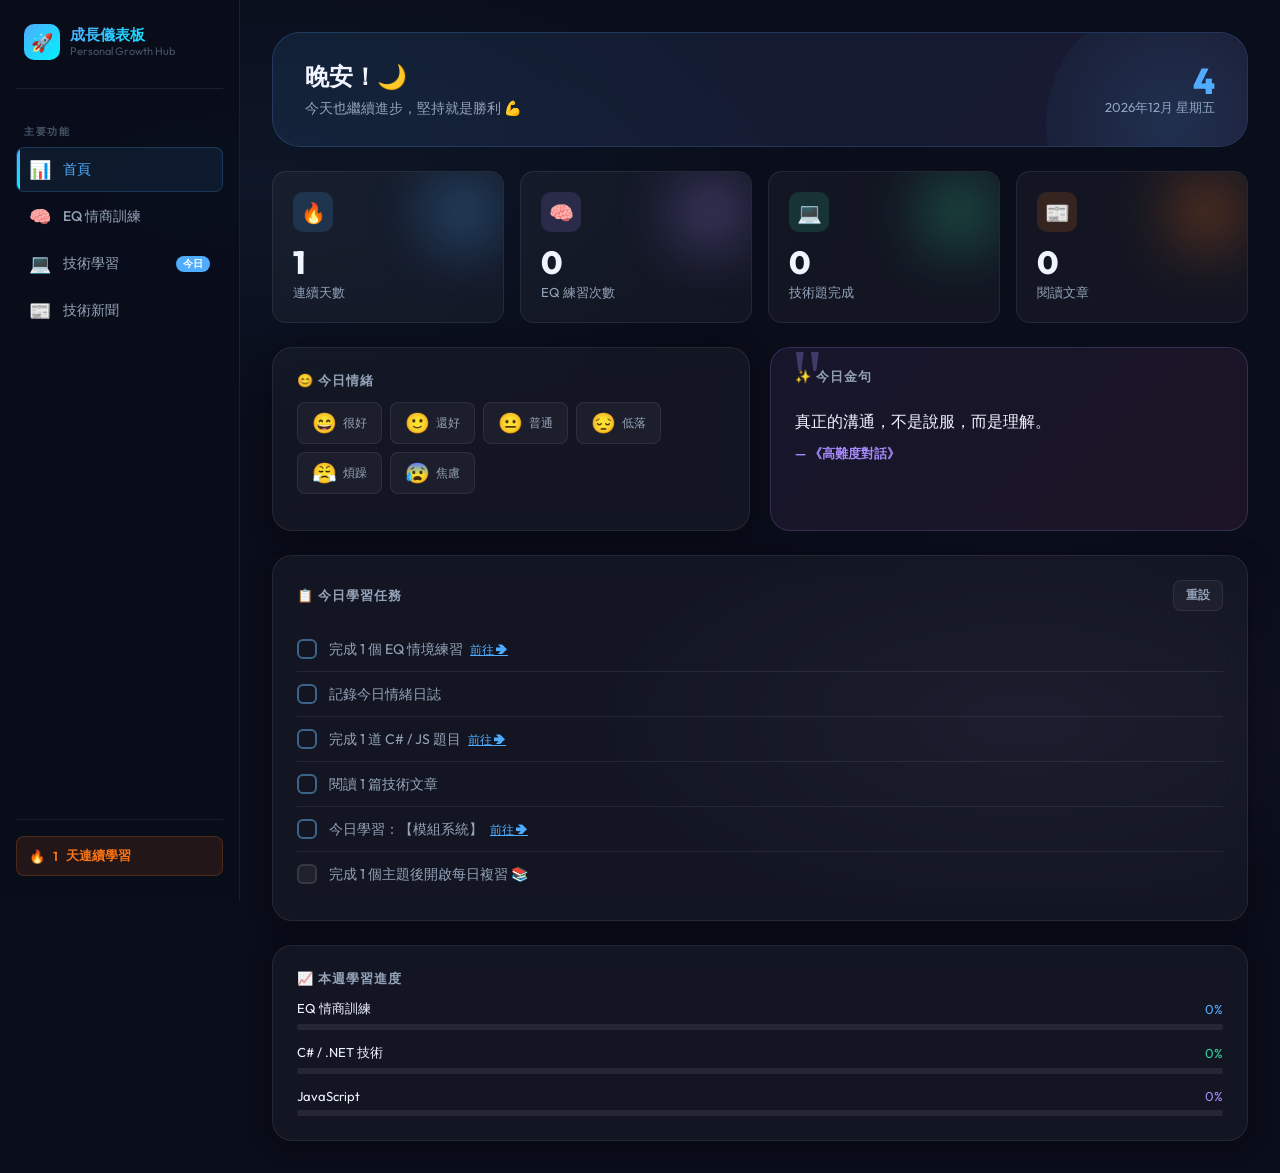
<file: PersonalGrowthDashboard/index.html>
<!DOCTYPE html>
<html lang="zh-TW">
<head>
  <meta charset="UTF-8" />
  <meta name="viewport" content="width=device-width, initial-scale=1.0, viewport-fit=cover" />
  <title>成長儀表板 | Personal Growth Hub</title>
  <meta name="description" content="整合情商訓練、技術學習、技術新聞的個人成長儀表板" />
  <link rel="preconnect" href="https://fonts.googleapis.com" />
  <link rel="preconnect" href="https://fonts.gstatic.com" crossorigin />
  <link href="https://fonts.googleapis.com/css2?family=Outfit:wght@300;400;500;600;700;800&family=JetBrains+Mono:wght@400;500&display=swap" rel="stylesheet" />
  <link rel="manifest" href="manifest.json" />
  <meta name="theme-color" content="#0a0d1a" />
  <meta name="mobile-web-app-capable" content="yes" />
  <meta name="apple-mobile-web-app-capable" content="yes" />
  <meta name="apple-mobile-web-app-status-bar-style" content="black-translucent" />
  <meta name="apple-mobile-web-app-title" content="成長Hub" />
  <link rel="apple-touch-icon" href="icon-192.png" />
  <link rel="stylesheet" href="css/styles.css" />
</head>
<body>

<!-- ====== MOBILE HAMBURGER ====== -->
<button class="hamburger" id="hamburgerBtn" aria-label="開啟選單">☰</button>
<div class="sidebar-overlay" id="sidebarOverlay"></div>

<!-- ====== SIDEBAR ====== -->
<aside class="sidebar" id="sidebar">
  <div class="sidebar-logo">
    <div class="logo-icon">🚀</div>
    <div>
      <div class="logo-text">成長儀表板</div>
      <div class="logo-sub">Personal Growth Hub</div>
    </div>
  </div>

  <div class="nav-group-label">主要功能</div>

  <div class="nav-item active" data-page="dashboard" id="nav-dashboard">
    <span class="nav-icon">📊</span> 首頁
  </div>
  <div class="nav-item" data-page="eq" id="nav-eq">
    <span class="nav-icon">🧠</span> EQ 情商訓練
  </div>
  <div class="nav-item" data-page="tech" id="nav-tech">
    <span class="nav-icon">💻</span> 技術學習
    <span class="nav-badge" id="challengeBadge">今日</span>
  </div>
  <div class="nav-item" data-page="news" id="nav-news">
    <span class="nav-icon">📰</span> 技術新聞
  </div>

  <div class="sidebar-footer">
    <div class="streak-badge">
      🔥 <span id="streakDisplay">0</span> 天連續學習
    </div>
  </div>
</aside>

<!-- ====== MAIN CONTENT ====== -->
<main class="main">

  <!-- ========== DASHBOARD ========== -->
  <section class="page active" id="page-dashboard">
    <div class="greeting-card">
      <div class="greeting-text">
        <h2 id="greetingText">你好！</h2>
        <p>今天也繼續進步，堅持就是勝利 💪</p>
      </div>
      <div class="date-display">
        <span class="date-big" id="dateDay">--</span>
        <span id="dateStr">----</span>
      </div>
    </div>

    <!-- Stat cards -->
    <div class="grid-4 section-gap">
      <div class="stat-card blue">
        <div class="stat-icon blue">🔥</div>
        <div class="stat-value" id="statStreak">0</div>
        <div class="stat-label">連續天數</div>
      </div>
      <div class="stat-card purple">
        <div class="stat-icon purple">🧠</div>
        <div class="stat-value" id="statEQ">0</div>
        <div class="stat-label">EQ 練習次數</div>
      </div>
      <div class="stat-card green">
        <div class="stat-icon green">💻</div>
        <div class="stat-value" id="statTech">0</div>
        <div class="stat-label">技術題完成</div>
      </div>
      <div class="stat-card orange">
        <div class="stat-icon orange">📰</div>
        <div class="stat-value" id="statNews">0</div>
        <div class="stat-label">閱讀文章</div>
      </div>
    </div>

    <div class="grid-2 section-gap">
      <!-- Mood -->
      <div class="card">
        <div class="card-title">😊 今日情緒</div>
        <div class="mood-selector" id="moodSelector">
          <button class="mood-btn" data-mood="😄" data-label="很好">😄 <span>很好</span></button>
          <button class="mood-btn" data-mood="🙂" data-label="還好">🙂 <span>還好</span></button>
          <button class="mood-btn" data-mood="😐" data-label="普通">😐 <span>普通</span></button>
          <button class="mood-btn" data-mood="😔" data-label="低落">😔 <span>低落</span></button>
          <button class="mood-btn" data-mood="😤" data-label="煩躁">😤 <span>煩躁</span></button>
          <button class="mood-btn" data-mood="😰" data-label="焦慮">😰 <span>焦慮</span></button>
        </div>
        <div class="mt-12 text-sm text-muted" id="moodSaved"></div>
      </div>

      <!-- Quote -->
      <div class="quote-card">
        <div class="card-title">✨ 今日金句</div>
        <div class="quote-text" id="quoteText">正在載入...</div>
        <div class="quote-author" id="quoteAuthor">—</div>
      </div>
    </div>

    <!-- Today Tasks -->
    <div class="card section-gap">
      <div class="flex-between mb-16">
        <div class="card-title" style="margin:0">📋 今日學習任務</div>
        <button class="btn btn-ghost text-sm" onclick="resetTodayTasks()" style="font-size:12px;padding:6px 12px">重設</button>
      </div>
      <div id="taskList"></div>
    </div>

    <!-- Progress -->
    <div class="card">
      <div class="card-title">📈 本週學習進度</div>
      <div style="display:flex;flex-direction:column;gap:14px;margin-top:8px">
        <div>
          <div class="flex-between text-sm mb-4" style="margin-bottom:6px">
            <span>EQ 情商訓練</span>
            <span class="text-accent-blue" id="progEQ">0%</span>
          </div>
          <div class="progress-bar"><div class="progress-fill" id="fillEQ" style="width:0%"></div></div>
        </div>
        <div>
          <div class="flex-between text-sm mb-4" style="margin-bottom:6px">
            <span>C# / .NET 技術</span>
            <span class="text-accent-green" id="progCsharp">0%</span>
          </div>
          <div class="progress-bar"><div class="progress-fill" id="fillCsharp" style="width:0%;background:var(--grad-green)"></div></div>
        </div>
        <div>
          <div class="flex-between text-sm mb-4" style="margin-bottom:6px">
            <span>JavaScript</span>
            <span class="text-accent-purple" id="progJs">0%</span>
          </div>
          <div class="progress-bar"><div class="progress-fill" id="fillJs" style="width:0%;background:var(--grad-purple)"></div></div>
        </div>
      </div>
    </div>
  </section>

  <!-- ========== EQ LAB ========== -->
  <section class="page" id="page-eq">
    <div class="page-header">
      <div class="page-title">🧠 EQ 情商訓練</div>
      <div class="page-subtitle">透過職場情境練習，提升溝通力與情緒管理</div>
    </div>

    <div class="tabs">
      <button class="tab active" data-tab="scenarios">💬 情境練習</button>
      <button class="tab" data-tab="journal">📔 情緒日誌</button>
      <button class="tab" data-tab="techniques">📚 溝通技巧</button>
    </div>

    <!-- Scenarios -->
    <div class="tab-content active" id="tab-scenarios">
      <div class="flex-between mb-16" style="margin-bottom:16px">
        <div>
          <div class="fw-700" id="scenarioChallengeTitle" style="margin-bottom:4px">今日情境挑戰</div>
          <div class="text-sm text-muted" id="scenarioProgress">第 1 題，共 <span id="scenarioTotal">0</span> 題</div>
        </div>
        <div style="display:flex;gap:8px;align-items:center">
          <button class="btn btn-ghost" id="btnPrevScenario" onclick="prevScenario()" style="font-size:12px;padding:6px 12px">← 上一題</button>
          <button class="btn btn-primary" id="btnBackToTodayScenario" onclick="backToTodayScenario()" style="font-size:12px;padding:6px 12px;display:none">🎯 回今日挑戰</button>
          <button class="btn btn-ghost" id="btnShuffleScenario" onclick="shuffleScenario()" style="font-size:12px;padding:6px 12px;display:none;flex-shrink:0;white-space:nowrap">🔄 換一題</button>
          <button class="btn btn-ghost" id="btnNextScenario" onclick="nextScenario()" style="font-size:12px;padding:6px 12px">下一題 →</button>
        </div>
      </div>
      <div id="scenarioContainer"></div>
      <div id="scenarioHistoryList"></div>
    </div>

    <!-- Journal -->
    <div class="tab-content" id="tab-journal">
      <div class="card journal-form section-gap">
        <div class="card-title">📝 記錄今天的情緒</div>
        <div class="form-group">
          <label class="form-label">今天發生了什麼事？</label>
          <textarea id="journalEvent" placeholder="描述讓你有情緒反應的事件..."></textarea>
        </div>
        <div class="form-group">
          <label class="form-label">你的感受是？</label>
          <textarea id="journalFeel" placeholder="我感到... 因為..." style="min-height:70px"></textarea>
        </div>
        <div class="form-group">
          <label class="form-label">如果重來一次，我會如何回應？</label>
          <textarea id="journalReflect" placeholder="下次可以嘗試..." style="min-height:70px"></textarea>
        </div>
        <div class="flex gap-8" style="gap:8px">
          <button class="btn btn-primary" onclick="saveJournal()">💾 儲存日誌</button>
          <button class="btn btn-ghost" onclick="clearJournalForm()">清除</button>
        </div>
      </div>

      <div class="card-title">📖 過往日誌</div>
      <div class="journal-entries" id="journalEntries">
        <div class="text-sm text-muted">尚無日誌記錄</div>
      </div>
    </div>

    <!-- Techniques -->
    <div class="tab-content" id="tab-techniques">
      <div class="technique-grid" id="techniqueGrid"></div>
    </div>
  </section>

  <!-- ========== TECH SKILLS ========== -->
  <section class="page" id="page-tech">
    <div class="page-header">
      <div class="page-title">💻 技術學習</div>
      <div class="page-subtitle">C#、.NET、JavaScript — 每日挑戰 + 結構化學習路徑</div>
    </div>

    <div class="tabs">
      <button class="tab active" data-tab="challenge">🎯 每日挑戰</button>
      <button class="tab" data-tab="csharp-path">🔷 C# / .NET 路徑</button>
      <button class="tab" data-tab="js-path">🟡 JavaScript 路徑</button>
    </div>

    <!-- Challenge -->
    <div class="tab-content active" id="tab-challenge">
      <div class="flex-between mb-16" style="margin-bottom:16px">
        <div>
          <div class="fw-700" id="techChallengeTitle" style="margin-bottom:4px">今日程式題</div>
          <div class="text-sm text-muted" id="challengeProgress">第 1 題</div>
        </div>
        <div style="display:flex;gap:8px;align-items:center">
          <button class="btn btn-ghost" id="btnPrevChallenge" onclick="prevChallenge()" style="font-size:12px;padding:6px 12px">← 上一題</button>
          <button class="btn btn-primary" id="btnBackToTodayChallenge" onclick="backToTodayChallenge()" style="font-size:12px;padding:6px 12px;display:none">🎯 回今日挑戰</button>
          <button class="btn btn-ghost" id="btnShuffleChallenge" onclick="shuffleChallenge()" style="font-size:12px;padding:6px 12px;display:none;flex-shrink:0;white-space:nowrap">🔄 換一題</button>
          <button class="btn btn-ghost" id="btnNextChallenge" onclick="nextChallenge()" style="font-size:12px;padding:6px 12px">下一題 →</button>
        </div>
      </div>
      <div id="challengeContainer"></div>
      <div id="challengeHistoryList"></div>
    </div>

    <!-- C# Path -->
    <div class="tab-content" id="tab-csharp-path">
      <div id="csharpPath"></div>
    </div>

    <!-- JS Path -->
    <div class="tab-content" id="tab-js-path">
      <div id="jsPath"></div>
    </div>
  </section>

  <!-- ========== TECH PULSE ========== -->
  <section class="page" id="page-news">
    <div class="page-header">
      <div class="flex-between">
        <div>
          <div class="page-title">📰 技術新聞</div>
          <div class="page-subtitle">自動彙整最新 .NET、JavaScript、IT 技術資訊</div>
        </div>
        <button class="btn btn-primary" onclick="loadNews(true)" id="refreshBtn">🔄 重新載入</button>
      </div>
    </div>

    <div class="news-filters">
      <button class="filter-btn active" data-filter="all" onclick="filterNews('all',this)">全部</button>
      <button class="filter-btn" data-filter=".NET" onclick="filterNews('.NET',this)">.NET</button>
      <button class="filter-btn" data-filter="JavaScript" onclick="filterNews('JavaScript',this)">JavaScript</button>
      <button class="filter-btn" data-filter="IT時事" onclick="filterNews('IT時事',this)">IT 時事</button>
    </div>

    <div id="newsContainer">
      <div class="news-loading">
        <div class="spinner"></div>
        正在載入最新技術新聞...
      </div>
    </div>
  </section>

</main>

<!-- Mobile nav -->
<nav class="mobile-nav" id="mobileNav">
  <div class="mobile-nav-item active" data-page="dashboard"><span class="m-icon">📊</span>首頁</div>
  <div class="mobile-nav-item" data-page="eq"><span class="m-icon">🧠</span>EQ 訓練</div>
  <div class="mobile-nav-item" data-page="tech"><span class="m-icon">💻</span>技術</div>
  <div class="mobile-nav-item" data-page="news"><span class="m-icon">📰</span>新聞</div>
</nav>

<!-- Toast -->
<div class="toast" id="toast"></div>

<!-- ============================================================
     JAVASCRIPT
============================================================ -->
  <script src="js/data.js"></script>
  <script src="js/data-extra.js"></script>
  <script src="js/app.js"></script>
  <script>
    /* 註冊 Service Worker（離線快取 / 可安裝）。需經 https 或 localhost 才會生效 */
    if ('serviceWorker' in navigator) {
      window.addEventListener('load', () => {
        navigator.serviceWorker.register('sw.js').catch((e) => console.warn('SW 註冊失敗:', e));
      });
    }
  </script>
</body>
</html>
</file>
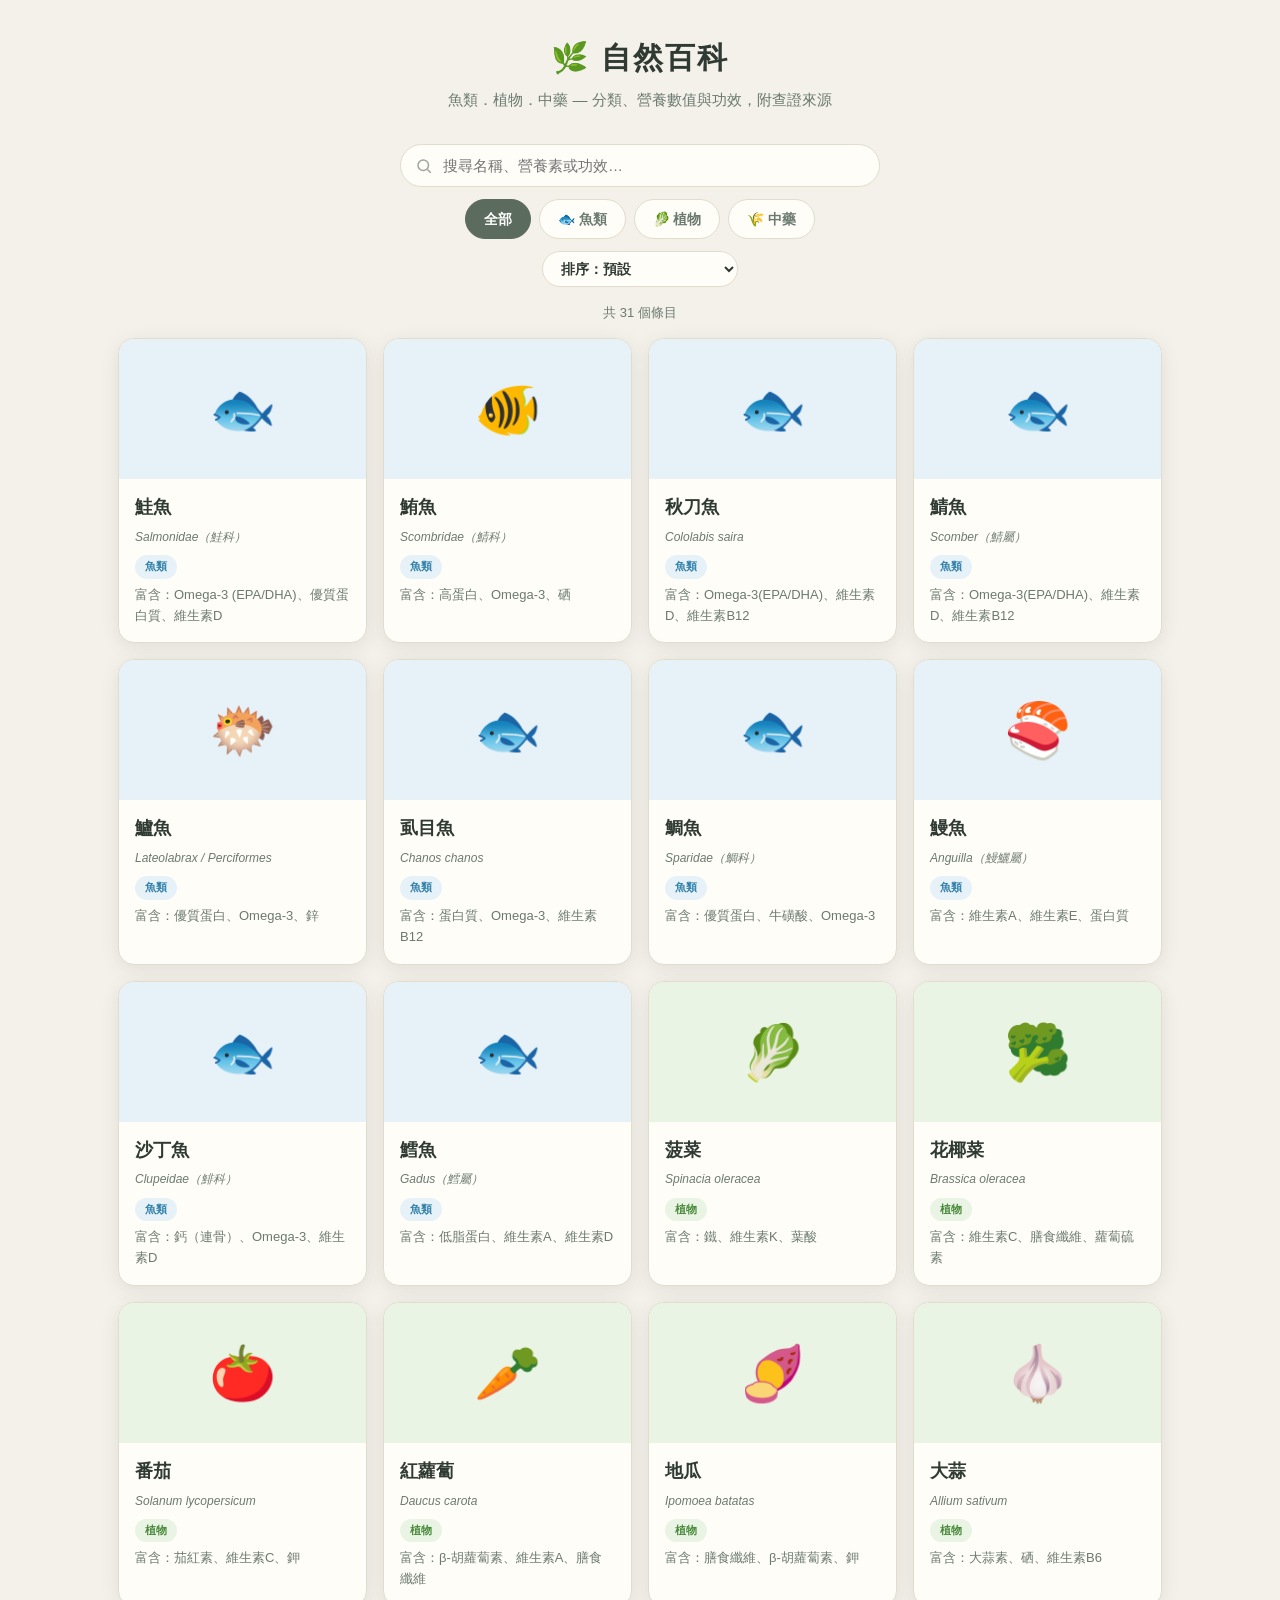
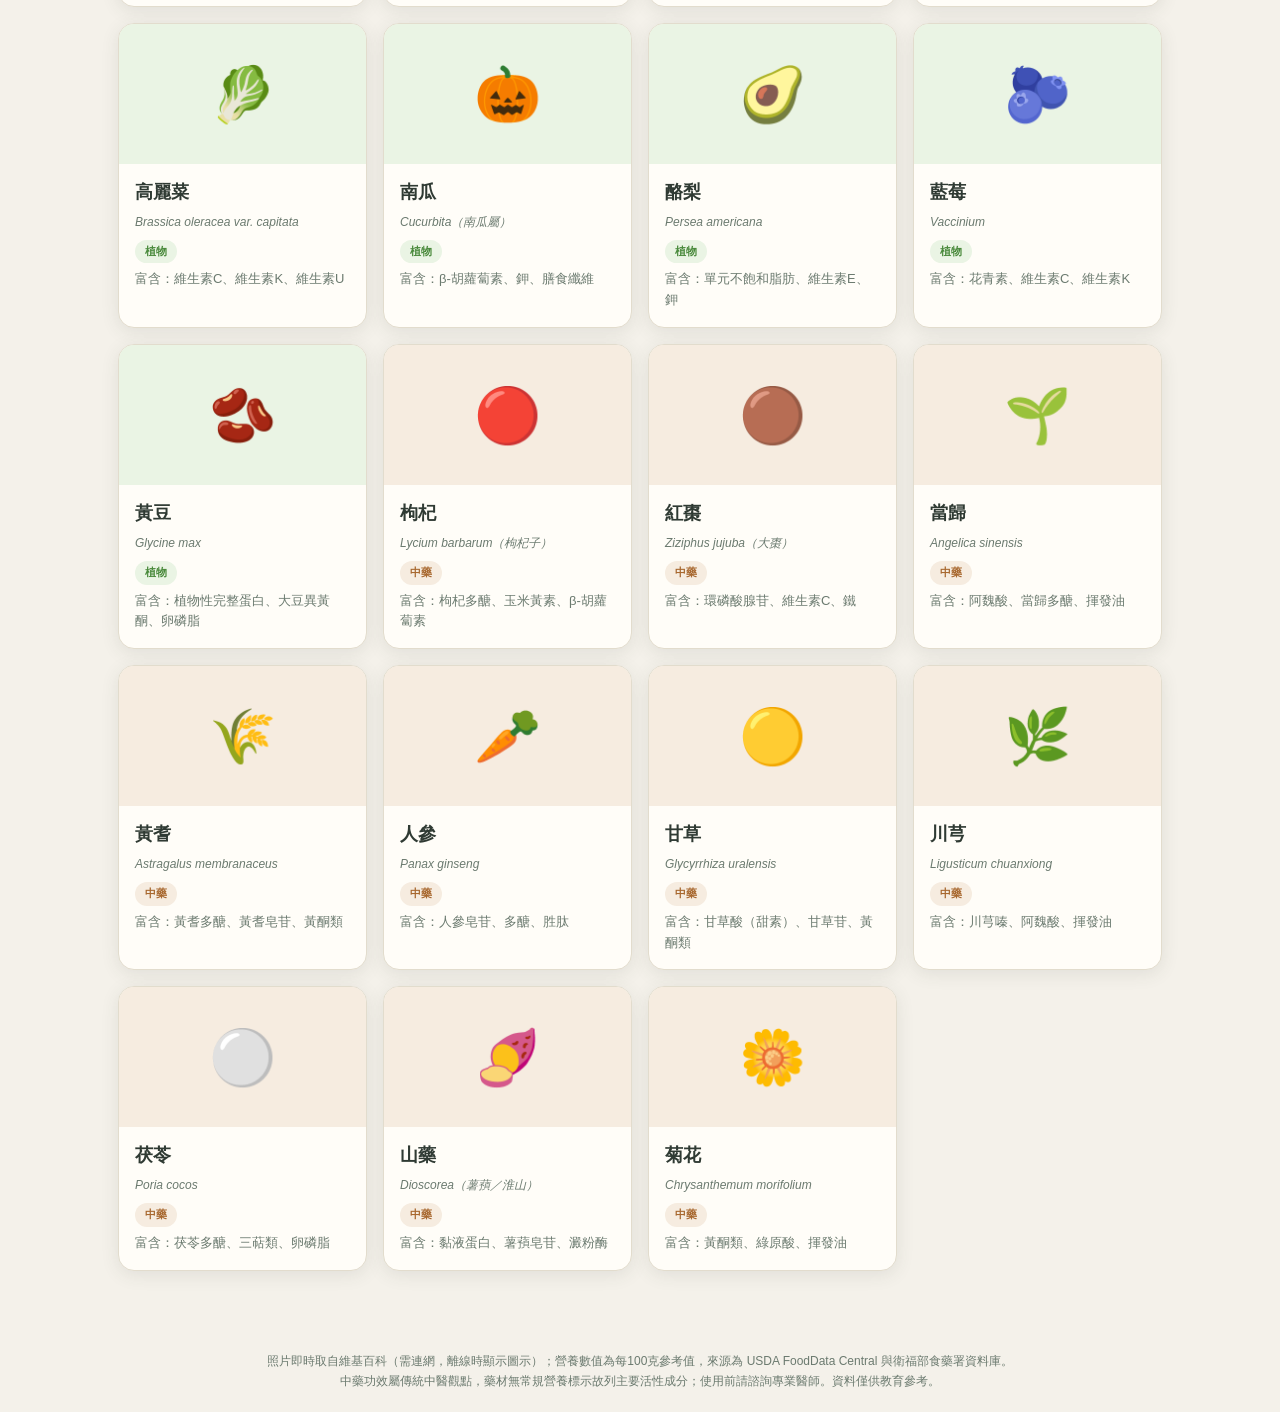
<file: encyclopedia.html>
<!DOCTYPE html>
<html lang="zh-Hant">
<head>
<meta charset="UTF-8">
<meta name="viewport" content="width=device-width, initial-scale=1.0">
<title>自然百科 — 魚．植物．中藥</title>
<style>
  :root{
    --bg:#f4f1ea; --card:#fffdf8; --ink:#2f3a33; --sub:#6b7a6f;
    --line:#e2dccd; --shadow:0 4px 18px rgba(60,70,55,.10);
    --fish:#2f7fa8; --fish-bg:#e7f2f8;
    --plant:#4a8a3c; --plant-bg:#eaf4e4;
    --herb:#a8682f; --herb-bg:#f6ece0;
  }
  *{box-sizing:border-box;margin:0;padding:0}
  body{font-family:"PingFang TC","Microsoft JhengHei","Noto Sans TC",sans-serif;
    background:var(--bg);color:var(--ink);line-height:1.6;-webkit-font-smoothing:antialiased}
  header{text-align:center;padding:34px 20px 18px}
  header h1{font-size:30px;letter-spacing:2px;font-weight:800}
  header p{color:var(--sub);margin-top:6px;font-size:15px}
  .wrap{max-width:1080px;margin:0 auto;padding:0 18px 60px}

  .controls{position:sticky;top:0;z-index:20;background:var(--bg);
    padding:14px 0 12px;display:flex;flex-direction:column;gap:12px;align-items:center}
  .search{width:100%;max-width:480px;position:relative}
  .search input{width:100%;padding:12px 16px 12px 42px;border:1px solid var(--line);
    border-radius:30px;font-size:15px;background:var(--card);color:var(--ink);outline:none}
  .search input:focus{border-color:#bcae8e}
  .search svg{position:absolute;left:15px;top:50%;transform:translateY(-50%);opacity:.45}
  .tabs{display:flex;gap:8px;flex-wrap:wrap;justify-content:center}
  .tab{padding:8px 18px;border-radius:24px;border:1px solid var(--line);background:var(--card);
    cursor:pointer;font-size:14px;font-weight:600;color:var(--sub);transition:.18s;user-select:none}
  .tab:hover{transform:translateY(-1px)}
  .tab.active{color:#fff}
  .tab[data-cat="all"].active{background:#5b6b5e;border-color:#5b6b5e}
  .tab[data-cat="fish"].active{background:var(--fish);border-color:var(--fish)}
  .tab[data-cat="plant"].active{background:var(--plant);border-color:var(--plant)}
  .tab[data-cat="herb"].active{background:var(--herb);border-color:var(--herb)}
  .sortsel{padding:8px 14px;border-radius:24px;border:1px solid var(--line);background:var(--card);
    color:var(--ink);font-size:14px;font-weight:600;cursor:pointer;outline:none}

  .count{color:var(--sub);font-size:13px;text-align:center;margin:4px 0 14px}
  .grid{display:grid;grid-template-columns:repeat(auto-fill,minmax(225px,1fr));gap:16px}
  .card{background:var(--card);border:1px solid var(--line);border-radius:16px;overflow:hidden;
    cursor:pointer;box-shadow:var(--shadow);transition:.2s;display:flex;flex-direction:column}
  .card:hover{transform:translateY(-4px);box-shadow:0 10px 26px rgba(60,70,55,.16)}
  .thumb{height:140px;position:relative;display:flex;align-items:center;justify-content:center;overflow:hidden}
  .thumb.fish{background:var(--fish-bg)} .thumb.plant{background:var(--plant-bg)} .thumb.herb{background:var(--herb-bg)}
  .thumb .emoji{font-size:54px;line-height:1}
  .thumb img{width:100%;height:100%;object-fit:cover;display:none}
  .card-body{padding:14px 16px 16px;display:flex;flex-direction:column;gap:6px}
  .card h3{font-size:18px;font-weight:700}
  .card .latin{font-size:12px;color:var(--sub);font-style:italic}
  .pill{align-self:flex-start;font-size:11px;font-weight:700;padding:3px 10px;border-radius:20px;margin-top:2px}
  .pill.fish{background:var(--fish-bg);color:var(--fish)}
  .pill.plant{background:var(--plant-bg);color:var(--plant)}
  .pill.herb{background:var(--herb-bg);color:var(--herb)}
  .card .teaser{font-size:13px;color:var(--sub)}
  .card.dim{opacity:.42}
  .empty{text-align:center;color:var(--sub);padding:60px 0;font-size:15px}

  /* modal */
  .overlay{position:fixed;inset:0;background:rgba(40,46,40,.55);display:none;
    align-items:flex-start;justify-content:center;padding:30px 16px;z-index:50;overflow-y:auto}
  .overlay.show{display:flex}
  .modal{background:var(--card);border-radius:20px;max-width:580px;width:100%;
    box-shadow:0 20px 60px rgba(0,0,0,.3);overflow:hidden;animation:pop .22s ease}
  @keyframes pop{from{transform:scale(.96);opacity:0}to{transform:scale(1);opacity:1}}
  .m-photo{height:200px;position:relative;display:flex;align-items:center;justify-content:center;overflow:hidden}
  .m-photo.fish{background:linear-gradient(135deg,#2f7fa8,#4ba3c9)}
  .m-photo.plant{background:linear-gradient(135deg,#4a8a3c,#73b85e)}
  .m-photo.herb{background:linear-gradient(135deg,#a8682f,#c9914e)}
  .m-photo .emoji{font-size:80px}
  .m-photo img{width:100%;height:100%;object-fit:cover;display:none}
  .m-credit{position:absolute;bottom:6px;right:10px;font-size:10px;color:#fff;opacity:.8;
    background:rgba(0,0,0,.3);padding:2px 7px;border-radius:10px;display:none}
  .close{position:absolute;top:14px;right:16px;font-size:24px;cursor:pointer;color:#fff;
    width:34px;height:34px;border-radius:50%;background:rgba(0,0,0,.35);border:none;line-height:1}
  .close:hover{background:rgba(0,0,0,.55)}
  .modal-title{padding:18px 26px 0}
  .modal-title h2{font-size:24px}
  .modal-title .m-latin{font-style:italic;color:var(--sub);font-size:13px;margin-top:2px}
  .modal-body{padding:18px 26px 26px}
  .sec{margin-bottom:18px}
  .sec:last-child{margin-bottom:0}
  .sec h4{font-size:13px;font-weight:800;letter-spacing:1px;color:var(--sub);margin-bottom:8px}
  .sec p{font-size:15px}
  .tags{display:flex;flex-wrap:wrap;gap:7px}
  .tag{background:var(--bg);border:1px solid var(--line);border-radius:18px;padding:5px 12px;font-size:13px;font-weight:600}
  table.nutri{width:100%;border-collapse:collapse;font-size:14px}
  table.nutri td{padding:7px 4px;border-bottom:1px solid var(--line)}
  table.nutri td:first-child{color:var(--sub)}
  table.nutri td:last-child{text-align:right;font-weight:700}
  .basis{font-size:12px;color:var(--sub);margin-top:6px}
  .links{display:flex;flex-wrap:wrap;gap:8px}
  .lk{display:inline-flex;align-items:center;gap:5px;text-decoration:none;font-size:13px;font-weight:600;
    padding:7px 13px;border-radius:20px;border:1px solid var(--line);color:var(--ink);background:var(--bg)}
  .lk:hover{border-color:#bcae8e;background:#efe9d8}
  footer{text-align:center;color:var(--sub);font-size:12px;padding:20px;line-height:1.7}
</style>
</head>
<body>
<header>
  <h1>🌿 自然百科</h1>
  <p>魚類．植物．中藥 — 分類、營養數值與功效，附查證來源</p>
</header>

<div class="wrap">
  <div class="controls">
    <div class="search">
      <svg width="18" height="18" viewBox="0 0 24 24" fill="none" stroke="currentColor" stroke-width="2"><circle cx="11" cy="11" r="7"/><line x1="21" y1="21" x2="16.65" y2="16.65"/></svg>
      <input id="search" type="text" placeholder="搜尋名稱、營養素或功效…">
    </div>
    <div class="tabs">
      <div class="tab active" data-cat="all">全部</div>
      <div class="tab" data-cat="fish">🐟 魚類</div>
      <div class="tab" data-cat="plant">🥬 植物</div>
      <div class="tab" data-cat="herb">🌾 中藥</div>
    </div>
    <select id="sort" class="sortsel">
      <option value="">排序：預設</option>
      <option value="熱量">熱量（高→低）</option>
      <option value="蛋白質">蛋白質（高→低）</option>
      <option value="膳食纖維">膳食纖維（高→低）</option>
    </select>
  </div>
  <div class="count" id="count"></div>
  <div class="grid" id="grid"></div>
  <div class="empty" id="empty" style="display:none">找不到符合的條目 🔍</div>
</div>

<div class="overlay" id="overlay"><div class="modal" id="modal"></div></div>

<footer>
  照片即時取自維基百科（需連網，離線時顯示圖示）；營養數值為每100克參考值，來源為 USDA FoodData Central 與衛福部食藥署資料庫。<br>
  中藥功效屬傳統中醫觀點，藥材無常規營養標示故列主要活性成分；使用前請諮詢專業醫師。資料僅供教育參考。
</footer>

<script>
const CAT={fish:{label:"魚類",cls:"fish"},plant:{label:"植物",cls:"plant"},herb:{label:"中藥",cls:"herb"}};

// wiki: 維基百科條目標題（用於即時取圖與分類來源連結）
// nutri100: 每100克參考值（食材）；藥材改列活性成分故省略
// evidence: 數值/成分查證來源
const DATA=[
 {
  "cat": "fish",
  "icon": "🐟",
  "name": "鮭魚",
  "wiki": "鮭",
  "alt": [
   "en:Salmon"
  ],
  "latin": "Salmonidae（鮭科）",
  "taxo": "硬骨魚綱 · 鮭形目 · 鮭科。常見大西洋鮭、太平洋鮭。",
  "nutrients": [
   "Omega-3 (EPA/DHA)",
   "優質蛋白質",
   "維生素D",
   "維生素B12",
   "硒"
  ],
  "nutri100": [
   [
    "熱量",
    "208 kcal"
   ],
   [
    "蛋白質",
    "20 g"
   ],
   [
    "脂肪",
    "13 g"
   ],
   [
    "Omega-3(EPA/DHA)",
    "約 2.3 g"
   ],
   [
    "維生素D",
    "11 µg"
   ],
   [
    "維生素B12",
    "約 3.2 µg"
   ],
   [
    "硒",
    "約 36 µg"
   ]
  ],
  "basis": "大西洋鮭，生（USDA）",
  "benefit": "富含Omega-3，有助護心血管、抗發炎，並支持腦部與視力健康。",
  "evidence": {
   "label": "USDA 營養查證",
   "url": "https://fdc.nal.usda.gov/food-search?query=salmon%20raw"
  }
 },
 {
  "cat": "fish",
  "icon": "🐠",
  "name": "鮪魚",
  "wiki": "鮪魚",
  "alt": [
   "en:Tuna"
  ],
  "latin": "Scombridae（鯖科）",
  "taxo": "硬骨魚綱 · 鯖形目 · 鯖科鮪屬。大型洄游海魚。",
  "nutrients": [
   "高蛋白",
   "Omega-3",
   "硒",
   "維生素B群",
   "菸鹼酸"
  ],
  "nutri100": [
   [
    "熱量",
    "144 kcal"
   ],
   [
    "蛋白質",
    "23 g"
   ],
   [
    "脂肪",
    "5 g"
   ],
   [
    "Omega-3(EPA/DHA)",
    "約 1.3 g"
   ],
   [
    "硒",
    "36 µg"
   ],
   [
    "菸鹼酸",
    "約 8.6 mg"
   ]
  ],
  "basis": "藍鰭鮪，生（USDA）",
  "benefit": "低脂高蛋白，硒含量高有助抗氧化；大型鮪魚汞含量較高，孕婦宜適量。",
  "evidence": {
   "label": "USDA 營養查證",
   "url": "https://fdc.nal.usda.gov/food-search?query=tuna%20raw"
  }
 },
 {
  "cat": "fish",
  "icon": "🐟",
  "name": "秋刀魚",
  "wiki": "秋刀魚",
  "alt": [
   "en:Pacific saury"
  ],
  "latin": "Cololabis saira",
  "taxo": "硬骨魚綱 · 頷針魚目 · 竹刀魚科。秋季盛產的平價海魚。",
  "nutrients": [
   "Omega-3(EPA/DHA)",
   "維生素D",
   "維生素B12",
   "鈣",
   "蛋白質"
  ],
  "nutri100": [
   [
    "熱量",
    "約 297 kcal"
   ],
   [
    "蛋白質",
    "19 g"
   ],
   [
    "脂肪",
    "24 g"
   ],
   [
    "Omega-3(EPA/DHA)",
    "約 4.0 g"
   ],
   [
    "維生素D",
    "16 µg"
   ],
   [
    "維生素B12",
    "約 17.7 µg"
   ],
   [
    "鈣",
    "約 60 mg"
   ]
  ],
  "basis": "秋刀魚，生（油脂高）",
  "benefit": "油脂豐富、Omega-3含量高，CP值高，有助降三酸甘油酯、護腦。",
  "evidence": {
   "label": "USDA 營養查證",
   "url": "https://fdc.nal.usda.gov/food-search?query=pacific%20saury"
  }
 },
 {
  "cat": "fish",
  "icon": "🐟",
  "name": "鯖魚",
  "wiki": "鯖魚",
  "alt": [
   "zh:鯖屬",
   "en:Atlantic mackerel"
  ],
  "latin": "Scomber（鯖屬）",
  "taxo": "硬骨魚綱 · 鯖形目 · 鯖科。常見花腹鯖、白腹鯖。",
  "nutrients": [
   "Omega-3(EPA/DHA)",
   "維生素D",
   "維生素B12",
   "硒",
   "蛋白質"
  ],
  "nutri100": [
   [
    "熱量",
    "205 kcal"
   ],
   [
    "蛋白質",
    "19 g"
   ],
   [
    "脂肪",
    "14 g"
   ],
   [
    "Omega-3(EPA/DHA)",
    "約 2.6 g"
   ],
   [
    "維生素B12",
    "8.7 µg"
   ],
   [
    "維生素D",
    "約 16 µg"
   ],
   [
    "硒",
    "約 44 µg"
   ]
  ],
  "basis": "大西洋鯖，生（USDA）",
  "benefit": "Omega-3密度極高、價格親民，是補充好油脂的優選；醃漬品需留意鈉。",
  "evidence": {
   "label": "USDA 營養查證",
   "url": "https://fdc.nal.usda.gov/food-search?query=mackerel%20raw"
  }
 },
 {
  "cat": "fish",
  "icon": "🐡",
  "name": "鱸魚",
  "wiki": "日本真鱸",
  "alt": [
   "zh:花鱸",
   "en:Japanese sea bass"
  ],
  "latin": "Lateolabrax / Perciformes",
  "taxo": "硬骨魚綱 · 鱸形目。淡水與海水皆有，肉質細緻。",
  "nutrients": [
   "優質蛋白",
   "Omega-3",
   "鋅",
   "維生素A",
   "膠原蛋白"
  ],
  "nutri100": [
   [
    "熱量",
    "97 kcal"
   ],
   [
    "蛋白質",
    "18 g"
   ],
   [
    "脂肪",
    "2 g"
   ],
   [
    "Omega-3(EPA/DHA)",
    "約 0.7 g"
   ],
   [
    "鋅",
    "約 0.5 mg"
   ],
   [
    "維生素A",
    "約 30 µg"
   ]
  ],
  "basis": "鱸魚，生（USDA sea bass）",
  "benefit": "低脂好消化，傳統視為術後與產後補身食材，有助傷口修復。",
  "evidence": {
   "label": "USDA 營養查證",
   "url": "https://fdc.nal.usda.gov/food-search?query=sea%20bass%20raw"
  }
 },
 {
  "cat": "fish",
  "icon": "🐟",
  "name": "虱目魚",
  "wiki": "虱目魚",
  "latin": "Chanos chanos",
  "taxo": "硬骨魚綱 · 虱目魚目 · 虱目魚科。台灣重要養殖魚。",
  "nutrients": [
   "蛋白質",
   "Omega-3",
   "維生素B12",
   "鈣",
   "鉀"
  ],
  "nutri100": [
   [
    "熱量",
    "約 190 kcal"
   ],
   [
    "蛋白質",
    "20 g"
   ],
   [
    "脂肪",
    "12 g"
   ],
   [
    "Omega-3(EPA/DHA)",
    "約 0.8 g"
   ],
   [
    "維生素B12",
    "約 3 µg"
   ],
   [
    "鈣",
    "約 50 mg"
   ],
   [
    "鉀",
    "約 290 mg"
   ]
  ],
  "basis": "虱目魚，生（食藥署，近似值）",
  "benefit": "蛋白質含量高、刺多但營養密集，魚肚部位油脂與膠質豐富。",
  "evidence": {
   "label": "食藥署資料庫",
   "url": "https://consumer.fda.gov.tw/Food/TFND.aspx"
  }
 },
 {
  "cat": "fish",
  "icon": "🐟",
  "name": "鯛魚",
  "wiki": "真鯛",
  "latin": "Sparidae（鯛科）",
  "taxo": "硬骨魚綱 · 鱸形目 · 鯛科。真鯛、黑鯛等，喜慶常見魚。",
  "nutrients": [
   "優質蛋白",
   "牛磺酸",
   "Omega-3",
   "維生素B1",
   "硒"
  ],
  "nutri100": [
   [
    "熱量",
    "約 142 kcal"
   ],
   [
    "蛋白質",
    "20 g"
   ],
   [
    "脂肪",
    "6 g"
   ],
   [
    "Omega-3(EPA/DHA)",
    "約 0.5 g"
   ],
   [
    "維生素B1",
    "約 0.3 mg"
   ],
   [
    "硒",
    "約 36 µg"
   ]
  ],
  "basis": "真鯛，生（近似值）",
  "benefit": "肉質結實、脂肪適中，牛磺酸有助護肝與調節血壓。",
  "evidence": {
   "label": "USDA 營養查證",
   "url": "https://fdc.nal.usda.gov/food-search?query=sea%20bream"
  }
 },
 {
  "cat": "fish",
  "icon": "🍣",
  "name": "鰻魚",
  "wiki": "鰻鱺",
  "alt": [
   "zh:日本鰻鱺",
   "en:Japanese eel"
  ],
  "latin": "Anguilla（鰻鱺屬）",
  "taxo": "硬骨魚綱 · 鰻鱺目 · 鰻鱺科。降海洄游性魚類。",
  "nutrients": [
   "維生素A",
   "維生素E",
   "蛋白質",
   "Omega-3",
   "鋅"
  ],
  "nutri100": [
   [
    "熱量",
    "184 kcal"
   ],
   [
    "蛋白質",
    "18 g"
   ],
   [
    "脂肪",
    "12 g"
   ],
   [
    "Omega-3(EPA/DHA)",
    "約 0.9 g"
   ],
   [
    "維生素A",
    "1040 µg"
   ],
   [
    "維生素E",
    "約 7 mg"
   ],
   [
    "鋅",
    "約 1.6 mg"
   ]
  ],
  "basis": "鰻魚，生（USDA）",
  "benefit": "維生素A、E含量極高，有助護眼、抗氧化與滋補體力，但熱量偏高。",
  "evidence": {
   "label": "USDA 營養查證",
   "url": "https://fdc.nal.usda.gov/food-search?query=eel%20raw"
  }
 },
 {
  "cat": "fish",
  "icon": "🐟",
  "name": "沙丁魚",
  "wiki": "沙丁魚",
  "alt": [
   "en:Sardine"
  ],
  "latin": "Clupeidae（鯡科）",
  "taxo": "硬骨魚綱 · 鯡形目 · 鯡科。小型群游海魚。",
  "nutrients": [
   "鈣（連骨）",
   "Omega-3",
   "維生素D",
   "維生素B12",
   "蛋白質"
  ],
  "nutri100": [
   [
    "熱量",
    "208 kcal"
   ],
   [
    "蛋白質",
    "25 g"
   ],
   [
    "鈣",
    "382 mg"
   ],
   [
    "Omega-3(EPA/DHA)",
    "約 1.5 g"
   ],
   [
    "維生素D",
    "4.8 µg"
   ],
   [
    "維生素B12",
    "約 8.9 µg"
   ]
  ],
  "basis": "沙丁魚，油漬罐頭（USDA）",
  "benefit": "連骨食用是極佳鈣與維生素D來源；汞含量低、相對安全。",
  "evidence": {
   "label": "USDA 營養查證",
   "url": "https://fdc.nal.usda.gov/food-search?query=sardine"
  }
 },
 {
  "cat": "fish",
  "icon": "🐟",
  "name": "鱈魚",
  "wiki": "鱈魚",
  "alt": [
   "zh:大西洋鱈",
   "en:Atlantic cod"
  ],
  "latin": "Gadus（鱈屬）",
  "taxo": "硬骨魚綱 · 鱈形目 · 鱈科。深海白肉魚。",
  "nutrients": [
   "低脂蛋白",
   "維生素A",
   "維生素D",
   "碘",
   "Omega-3"
  ],
  "nutri100": [
   [
    "熱量",
    "82 kcal"
   ],
   [
    "蛋白質",
    "18 g"
   ],
   [
    "脂肪",
    "0.7 g"
   ],
   [
    "Omega-3(EPA/DHA)",
    "約 0.2 g"
   ],
   [
    "維生素A",
    "約 12 µg"
   ],
   [
    "維生素D",
    "約 0.9 µg"
   ],
   [
    "碘",
    "約 110 µg"
   ]
  ],
  "basis": "大西洋鱈，生（USDA）",
  "benefit": "脂肪低、蛋白質高，肉質軟嫩易消化，適合幼兒、長者與減脂者。",
  "evidence": {
   "label": "USDA 營養查證",
   "url": "https://fdc.nal.usda.gov/food-search?query=cod%20raw"
  }
 },
 {
  "cat": "plant",
  "icon": "🥬",
  "name": "菠菜",
  "wiki": "菠菜",
  "latin": "Spinacia oleracea",
  "taxo": "被子植物 · 石竹目 · 莧科。耐寒葉菜。",
  "nutrients": [
   "鐵",
   "維生素K",
   "葉酸",
   "維生素A",
   "葉黃素"
  ],
  "nutri100": [
   [
    "熱量",
    "23 kcal"
   ],
   [
    "蛋白質",
    "2.9 g"
   ],
   [
    "鐵",
    "2.7 mg"
   ],
   [
    "維生素K",
    "483 µg"
   ],
   [
    "葉酸",
    "194 µg"
   ],
   [
    "維生素A",
    "約 469 µg RAE"
   ],
   [
    "葉黃素",
    "約 12 mg"
   ]
  ],
  "basis": "菠菜，生（USDA）",
  "benefit": "鐵與葉酸豐富有助造血，維生素K護骨；草酸較高，汆燙後食用較佳。",
  "evidence": {
   "label": "USDA 營養查證",
   "url": "https://fdc.nal.usda.gov/food-search?query=spinach%20raw"
  }
 },
 {
  "cat": "plant",
  "icon": "🥦",
  "name": "花椰菜",
  "wiki": "西蘭花",
  "latin": "Brassica oleracea",
  "taxo": "被子植物 · 十字花目 · 十字花科。含青花菜與白花菜。",
  "nutrients": [
   "維生素C",
   "膳食纖維",
   "蘿蔔硫素",
   "葉酸",
   "維生素K"
  ],
  "nutri100": [
   [
    "熱量",
    "34 kcal"
   ],
   [
    "維生素C",
    "89 mg"
   ],
   [
    "膳食纖維",
    "2.6 g"
   ],
   [
    "葉酸",
    "63 µg"
   ],
   [
    "維生素K",
    "約 102 µg"
   ]
  ],
  "basis": "青花菜，生（USDA）",
  "benefit": "蘿蔔硫素具抗氧化與防癌研究價值，纖維助腸道健康。",
  "evidence": {
   "label": "USDA 營養查證",
   "url": "https://fdc.nal.usda.gov/food-search?query=broccoli%20raw"
  }
 },
 {
  "cat": "plant",
  "icon": "🍅",
  "name": "番茄",
  "wiki": "番茄",
  "latin": "Solanum lycopersicum",
  "taxo": "被子植物 · 茄目 · 茄科。果實作蔬菜食用。",
  "nutrients": [
   "茄紅素",
   "維生素C",
   "鉀",
   "維生素A",
   "葉酸"
  ],
  "nutri100": [
   [
    "熱量",
    "18 kcal"
   ],
   [
    "維生素C",
    "14 mg"
   ],
   [
    "鉀",
    "237 mg"
   ],
   [
    "茄紅素",
    "約 2.6 mg"
   ],
   [
    "維生素A",
    "約 42 µg RAE"
   ],
   [
    "葉酸",
    "約 15 µg"
   ]
  ],
  "basis": "番茄，生（USDA）",
  "benefit": "茄紅素為強抗氧化物，加熱與油脂烹調更易吸收，有助護心與攝護腺。",
  "evidence": {
   "label": "USDA 營養查證",
   "url": "https://fdc.nal.usda.gov/food-search?query=tomato%20raw"
  }
 },
 {
  "cat": "plant",
  "icon": "🥕",
  "name": "紅蘿蔔",
  "wiki": "胡蘿蔔",
  "latin": "Daucus carota",
  "taxo": "被子植物 · 繖形目 · 繖形科。根莖類蔬菜。",
  "nutrients": [
   "β-胡蘿蔔素",
   "維生素A",
   "膳食纖維",
   "鉀",
   "維生素K"
  ],
  "nutri100": [
   [
    "熱量",
    "41 kcal"
   ],
   [
    "β-胡蘿蔔素",
    "8285 µg"
   ],
   [
    "維生素A",
    "835 µg RAE"
   ],
   [
    "膳食纖維",
    "2.8 g"
   ],
   [
    "鉀",
    "約 320 mg"
   ],
   [
    "維生素K",
    "約 13 µg"
   ]
  ],
  "basis": "胡蘿蔔，生（USDA）",
  "benefit": "β-胡蘿蔔素在體內轉為維生素A，護眼、護皮膚與黏膜；油炒提升吸收。",
  "evidence": {
   "label": "USDA 營養查證",
   "url": "https://fdc.nal.usda.gov/food-search?query=carrot%20raw"
  }
 },
 {
  "cat": "plant",
  "icon": "🍠",
  "name": "地瓜",
  "wiki": "番薯",
  "latin": "Ipomoea batatas",
  "taxo": "被子植物 · 茄目 · 旋花科。塊根作主食。",
  "nutrients": [
   "膳食纖維",
   "β-胡蘿蔔素",
   "鉀",
   "維生素C",
   "複合碳水"
  ],
  "nutri100": [
   [
    "熱量",
    "86 kcal"
   ],
   [
    "膳食纖維",
    "3 g"
   ],
   [
    "β-胡蘿蔔素",
    "8509 µg"
   ],
   [
    "鉀",
    "337 mg"
   ],
   [
    "維生素C",
    "約 2.4 mg"
   ],
   [
    "碳水化合物",
    "約 20 g"
   ]
  ],
  "basis": "地瓜，生（USDA）",
  "benefit": "高纖低GI、飽足感佳，是優質全食物澱粉，有助腸道與血糖穩定。",
  "evidence": {
   "label": "USDA 營養查證",
   "url": "https://fdc.nal.usda.gov/food-search?query=sweet%20potato%20raw"
  }
 },
 {
  "cat": "plant",
  "icon": "🧄",
  "name": "大蒜",
  "wiki": "大蒜",
  "latin": "Allium sativum",
  "taxo": "被子植物 · 天門冬目 · 石蒜科蔥屬。辛香調味植物。",
  "nutrients": [
   "大蒜素",
   "硒",
   "維生素B6",
   "錳",
   "維生素C"
  ],
  "nutri100": [
   [
    "熱量",
    "149 kcal"
   ],
   [
    "維生素C",
    "31 mg"
   ],
   [
    "錳",
    "1.7 mg"
   ],
   [
    "硒",
    "14 µg"
   ],
   [
    "維生素B6",
    "約 1.2 mg"
   ]
  ],
  "basis": "大蒜，生（每100克；實際食用量少）",
  "benefit": "大蒜素具抗菌、抗氧化作用，研究指有助調節血脂與血壓；切碎靜置數分鐘更有效。",
  "evidence": {
   "label": "USDA 營養查證",
   "url": "https://fdc.nal.usda.gov/food-search?query=garlic%20raw"
  }
 },
 {
  "cat": "plant",
  "icon": "🥬",
  "name": "高麗菜",
  "wiki": "結球甘藍",
  "latin": "Brassica oleracea var. capitata",
  "taxo": "被子植物 · 十字花目 · 十字花科。結球甘藍。",
  "nutrients": [
   "維生素C",
   "維生素K",
   "維生素U",
   "膳食纖維",
   "葉酸"
  ],
  "nutri100": [
   [
    "熱量",
    "25 kcal"
   ],
   [
    "維生素C",
    "37 mg"
   ],
   [
    "維生素K",
    "76 µg"
   ],
   [
    "膳食纖維",
    "2.5 g"
   ],
   [
    "葉酸",
    "約 43 µg"
   ]
  ],
  "basis": "高麗菜，生（USDA）",
  "benefit": "維生素U傳統用於養護胃黏膜，纖維助消化、熱量低。",
  "evidence": {
   "label": "USDA 營養查證",
   "url": "https://fdc.nal.usda.gov/food-search?query=cabbage%20raw"
  }
 },
 {
  "cat": "plant",
  "icon": "🎃",
  "name": "南瓜",
  "wiki": "南瓜",
  "latin": "Cucurbita（南瓜屬）",
  "taxo": "被子植物 · 葫蘆目 · 葫蘆科。果實作蔬菜。",
  "nutrients": [
   "β-胡蘿蔔素",
   "鉀",
   "膳食纖維",
   "維生素C",
   "維生素E"
  ],
  "nutri100": [
   [
    "熱量",
    "26 kcal"
   ],
   [
    "β-胡蘿蔔素",
    "3100 µg"
   ],
   [
    "鉀",
    "340 mg"
   ],
   [
    "維生素C",
    "9 mg"
   ],
   [
    "膳食纖維",
    "約 0.5 g"
   ],
   [
    "維生素E",
    "約 1.1 mg"
   ]
  ],
  "basis": "南瓜，生（USDA）",
  "benefit": "橙黃色來自豐富類胡蘿蔔素，護眼抗氧化；南瓜籽富含鋅與好油脂。",
  "evidence": {
   "label": "USDA 營養查證",
   "url": "https://fdc.nal.usda.gov/food-search?query=pumpkin%20raw"
  }
 },
 {
  "cat": "plant",
  "icon": "🥑",
  "name": "酪梨",
  "wiki": "鱷梨",
  "latin": "Persea americana",
  "taxo": "被子植物 · 樟目 · 樟科。高脂肪果實。",
  "nutrients": [
   "單元不飽和脂肪",
   "維生素E",
   "鉀",
   "葉酸",
   "膳食纖維"
  ],
  "nutri100": [
   [
    "熱量",
    "160 kcal"
   ],
   [
    "脂肪",
    "15 g"
   ],
   [
    "鉀",
    "485 mg"
   ],
   [
    "膳食纖維",
    "7 g"
   ],
   [
    "單元不飽和脂肪",
    "約 10 g"
   ],
   [
    "維生素E",
    "約 2.1 mg"
   ],
   [
    "葉酸",
    "約 81 µg"
   ]
  ],
  "basis": "酪梨，生（USDA）",
  "benefit": "富含健康油脂與鉀，有助護心、穩定膽固醇，並提升脂溶性維生素吸收。",
  "evidence": {
   "label": "USDA 營養查證",
   "url": "https://fdc.nal.usda.gov/food-search?query=avocado%20raw"
  }
 },
 {
  "cat": "plant",
  "icon": "🫐",
  "name": "藍莓",
  "wiki": "藍莓",
  "latin": "Vaccinium",
  "taxo": "被子植物 · 杜鵑花目 · 杜鵑花科。漿果。",
  "nutrients": [
   "花青素",
   "維生素C",
   "維生素K",
   "錳",
   "膳食纖維"
  ],
  "nutri100": [
   [
    "熱量",
    "57 kcal"
   ],
   [
    "維生素C",
    "9.7 mg"
   ],
   [
    "維生素K",
    "19 µg"
   ],
   [
    "膳食纖維",
    "2.4 g"
   ],
   [
    "錳",
    "約 0.34 mg"
   ]
  ],
  "basis": "藍莓，生（USDA）",
  "benefit": "花青素抗氧化力強，研究指有助護眼、護腦與抗發炎，是高CP值莓果。",
  "evidence": {
   "label": "USDA 營養查證",
   "url": "https://fdc.nal.usda.gov/food-search?query=blueberries%20raw"
  }
 },
 {
  "cat": "plant",
  "icon": "🫘",
  "name": "黃豆",
  "wiki": "大豆",
  "latin": "Glycine max",
  "taxo": "被子植物 · 豆目 · 豆科。重要油料與蛋白作物。",
  "nutrients": [
   "植物性完整蛋白",
   "大豆異黃酮",
   "卵磷脂",
   "鐵",
   "膳食纖維"
  ],
  "nutri100": [
   [
    "熱量",
    "173 kcal"
   ],
   [
    "蛋白質",
    "16.6 g"
   ],
   [
    "脂肪",
    "9 g"
   ],
   [
    "膳食纖維",
    "6 g"
   ],
   [
    "鐵",
    "約 5.1 mg"
   ]
  ],
  "basis": "黃豆，煮熟（USDA）",
  "benefit": "少數含完整必需胺基酸的植物蛋白，異黃酮有助調節更年期與骨質健康。",
  "evidence": {
   "label": "USDA 營養查證",
   "url": "https://fdc.nal.usda.gov/food-search?query=soybeans%20cooked"
  }
 },
 {
  "cat": "herb",
  "icon": "🔴",
  "name": "枸杞",
  "wiki": "枸杞",
  "latin": "Lycium barbarum（枸杞子）",
  "taxo": "茄科枸杞屬。乾燥成熟果實入藥。性平、味甘。",
  "nutrients": [
   "枸杞多醣",
   "玉米黃素",
   "β-胡蘿蔔素",
   "維生素C",
   "鋅"
  ],
  "nutri100": [
   [
    "熱量",
    "約 349 kcal"
   ],
   [
    "蛋白質",
    "14 g"
   ],
   [
    "維生素C",
    "48 mg"
   ],
   [
    "鐵",
    "6.8 mg"
   ],
   [
    "β-胡蘿蔔素",
    "約 7380 µg"
   ],
   [
    "鋅",
    "約 2 mg"
   ]
  ],
  "basis": "枸杞乾果，每100克（食藥兩用）",
  "benefit": "傳統用於滋補肝腎、明目；玉米黃素護眼，多醣體抗氧化研究受重視。",
  "evidence": {
   "label": "研究文獻 PubMed",
   "url": "https://pubmed.ncbi.nlm.nih.gov/?term=Lycium+barbarum"
  }
 },
 {
  "cat": "herb",
  "icon": "🟤",
  "name": "紅棗",
  "wiki": "棗",
  "latin": "Ziziphus jujuba（大棗）",
  "taxo": "鼠李科棗屬。乾燥成熟果實。性溫、味甘。",
  "nutrients": [
   "環磷酸腺苷",
   "維生素C",
   "鐵",
   "鉀",
   "膳食纖維"
  ],
  "nutri100": [
   [
    "熱量",
    "約 284 kcal"
   ],
   [
    "膳食纖維",
    "6 g"
   ],
   [
    "鉀",
    "531 mg"
   ],
   [
    "鐵",
    "約 1.8 mg"
   ]
  ],
  "basis": "紅棗乾，每100克（食藥兩用）",
  "benefit": "補中益氣、養血安神，常入湯方調和藥性，亦為日常養生茶飲材料。",
  "evidence": {
   "label": "研究文獻 PubMed",
   "url": "https://pubmed.ncbi.nlm.nih.gov/?term=Ziziphus+jujuba"
  }
 },
 {
  "cat": "herb",
  "icon": "🌱",
  "name": "當歸",
  "wiki": "當歸",
  "latin": "Angelica sinensis",
  "taxo": "繖形科當歸屬。乾燥根部入藥。性溫、味甘辛。",
  "nutrients": [
   "阿魏酸",
   "當歸多醣",
   "揮發油",
   "藁本內酯"
  ],
  "benefit": "補血活血、調經止痛，為婦科常用藥，常見於四物湯等補血方。",
  "evidence": {
   "label": "研究文獻 PubMed",
   "url": "https://pubmed.ncbi.nlm.nih.gov/?term=Angelica+sinensis"
  }
 },
 {
  "cat": "herb",
  "icon": "🌾",
  "name": "黃耆",
  "wiki": "黃芪",
  "latin": "Astragalus membranaceus",
  "taxo": "豆科黃耆屬。乾燥根部入藥。性微溫、味甘。",
  "nutrients": [
   "黃耆多醣",
   "黃耆皂苷",
   "黃酮類",
   "胺基酸"
  ],
  "benefit": "補氣固表、利水消腫；多醣體與增強免疫研究廣泛，常與紅棗、枸杞同煮。",
  "evidence": {
   "label": "研究文獻 PubMed",
   "url": "https://pubmed.ncbi.nlm.nih.gov/?term=Astragalus+membranaceus"
  }
 },
 {
  "cat": "herb",
  "icon": "🥕",
  "name": "人參",
  "wiki": "人參",
  "latin": "Panax ginseng",
  "taxo": "五加科人參屬。乾燥根部。性微溫、味甘微苦。",
  "nutrients": [
   "人參皂苷",
   "多醣",
   "胜肽",
   "揮發油"
  ],
  "benefit": "大補元氣、復脈固脫、生津安神；著名滋補要藥，體質燥熱者宜慎用。",
  "evidence": {
   "label": "研究文獻 PubMed",
   "url": "https://pubmed.ncbi.nlm.nih.gov/?term=Panax+ginseng"
  }
 },
 {
  "cat": "herb",
  "icon": "🟡",
  "name": "甘草",
  "wiki": "甘草",
  "latin": "Glycyrrhiza uralensis",
  "taxo": "豆科甘草屬。乾燥根與根莖。性平、味甘。",
  "nutrients": [
   "甘草酸（甜素）",
   "甘草苷",
   "黃酮類",
   "多醣"
  ],
  "benefit": "補脾益氣、清熱解毒、調和諸藥；過量易致水腫與血壓上升，應節制。",
  "evidence": {
   "label": "研究文獻 PubMed",
   "url": "https://pubmed.ncbi.nlm.nih.gov/?term=Glycyrrhiza"
  }
 },
 {
  "cat": "herb",
  "icon": "🌿",
  "name": "川芎",
  "wiki": "川芎",
  "latin": "Ligusticum chuanxiong",
  "taxo": "繖形科藁本屬。乾燥根莖。性溫、味辛。",
  "nutrients": [
   "川芎嗪",
   "阿魏酸",
   "揮發油",
   "生物鹼"
  ],
  "benefit": "活血行氣、祛風止痛，為「血中氣藥」，常用於頭痛與經痛的調理方。",
  "evidence": {
   "label": "研究文獻 PubMed",
   "url": "https://pubmed.ncbi.nlm.nih.gov/?term=Ligusticum+chuanxiong"
  }
 },
 {
  "cat": "herb",
  "icon": "⚪",
  "name": "茯苓",
  "wiki": "茯苓",
  "latin": "Poria cocos",
  "taxo": "多孔菌科真菌。乾燥菌核入藥。性平、味甘淡。",
  "nutrients": [
   "茯苓多醣",
   "三萜類",
   "卵磷脂",
   "蛋白質"
  ],
  "benefit": "利水滲濕、健脾寧心，藥性平和、男女老幼皆宜，常入四神湯。",
  "evidence": {
   "label": "研究文獻 PubMed",
   "url": "https://pubmed.ncbi.nlm.nih.gov/?term=Poria+cocos"
  }
 },
 {
  "cat": "herb",
  "icon": "🍠",
  "name": "山藥",
  "wiki": "山藥",
  "latin": "Dioscorea（薯蕷／淮山）",
  "taxo": "薯蕷科薯蕷屬。乾燥根莖入藥，亦作食材。性平、味甘。",
  "nutrients": [
   "黏液蛋白",
   "薯蕷皂苷",
   "澱粉酶",
   "維生素C",
   "鉀"
  ],
  "nutri100": [
   [
    "熱量",
    "118 kcal"
   ],
   [
    "蛋白質",
    "1.5 g"
   ],
   [
    "鉀",
    "816 mg"
   ],
   [
    "維生素C",
    "17 mg"
   ]
  ],
  "basis": "山藥（薯蕷），生（USDA yam；食藥兩用）",
  "benefit": "補脾養胃、生津益肺、補腎澀精；藥食兩用，黏液蛋白有助保護消化道。",
  "evidence": {
   "label": "USDA 營養查證",
   "url": "https://fdc.nal.usda.gov/food-search?query=yam%20raw"
  }
 },
 {
  "cat": "herb",
  "icon": "🌼",
  "name": "菊花",
  "wiki": "菊花",
  "latin": "Chrysanthemum morifolium",
  "taxo": "菊科菊屬。乾燥頭狀花序入藥。性微寒、味甘苦。",
  "nutrients": [
   "黃酮類",
   "綠原酸",
   "揮發油",
   "維生素A原"
  ],
  "benefit": "疏散風熱、清肝明目，常與枸杞泡茶，緩解眼睛疲勞與頭目昏脹。",
  "evidence": {
   "label": "研究文獻 PubMed",
   "url": "https://pubmed.ncbi.nlm.nih.gov/?term=Chrysanthemum+morifolium"
  }
 }
];

const grid=document.getElementById('grid'),empty=document.getElementById('empty'),
      countEl=document.getElementById('count'),searchEl=document.getElementById('search'),
      sortEl=document.getElementById('sort');
let curCat='all';

function nutVal(d,label){
  if(!d.nutri100) return null;
  const row=d.nutri100.find(r=>(r[0]===label||r[0].indexOf(label)===0));
  if(!row) return null;
  const n=parseFloat(String(row[1]).replace(/[^0-9.]/g,''));
  return isNaN(n)?null:n;
}
function nutText(d,label){
  const row=d.nutri100&&d.nutri100.find(r=>(r[0]===label||r[0].indexOf(label)===0));
  return row?row[1]:'—';
}
const imgCache={};

function wikiUrl(t){return 'https://zh.wikipedia.org/wiki/'+encodeURIComponent(t);}

async function fetchOne(lang,title){
  try{
    const u='https://'+lang+'.wikipedia.org/w/api.php?action=query&format=json&origin=*&redirects=1&prop=pageimages&piprop=thumbnail&pithumbsize=480&titles='+encodeURIComponent(title);
    const r=await fetch(u); const j=await r.json();
    const p=Object.values(j.query.pages)[0];
    return (p&&p.thumbnail)?p.thumbnail.source:null;
  }catch(e){ return null; }
}
async function fetchImg(d){
  if(d.name in imgCache) return imgCache[d.name];
  const cands=[['zh',d.wiki]];
  (d.alt||[]).forEach(a=>{ const i=a.indexOf(':'); cands.push([a.slice(0,i),a.slice(i+1)]); });
  let src=null;
  for(const c of cands){ src=await fetchOne(c[0],c[1]); if(src) break; }
  imgCache[d.name]=src;
  return src;
}
function applyImg(d,imgEl){
  fetchImg(d).then(src=>{ if(src){ imgEl.src=src; imgEl.style.display='block';
    const em=imgEl.parentElement.querySelector('.emoji'); if(em) em.style.display='none'; } });
}

function render(){
  const q=searchEl.value.trim().toLowerCase();
  const list=DATA.filter(d=>{
    if(curCat!=='all'&&d.cat!==curCat) return false;
    if(!q) return true;
    return (d.name+d.latin+d.taxo+d.benefit+d.nutrients.join('')).toLowerCase().includes(q);
  });
  const sortKey=sortEl.value;
  if(sortKey){
    list.sort((a,b)=>{
      const va=nutVal(a,sortKey),vb=nutVal(b,sortKey);
      if(va===null&&vb===null) return 0;
      if(va===null) return 1;
      if(vb===null) return -1;
      return vb-va;
    });
  }
  grid.innerHTML='';
  list.forEach(d=>{
    const idx=DATA.indexOf(d),c=CAT[d.cat];
    const card=document.createElement('div'); card.className='card'+(sortKey&&nutVal(d,sortKey)===null?' dim':'');
    card.innerHTML=`
      <div class="thumb ${c.cls}"><span class="emoji">${d.icon}</span><img alt="${d.name}"></div>
      <div class="card-body">
        <h3>${d.name}</h3><div class="latin">${d.latin}</div>
        <span class="pill ${c.cls}">${c.label}</span>
        <div class="teaser">${sortKey ? sortKey+'：'+nutText(d,sortKey) : '富含：'+d.nutrients.slice(0,3).join('、')}</div>
      </div>`;
    card.onclick=()=>openModal(idx);
    grid.appendChild(card);
    applyImg(d, card.querySelector('img'));
  });
  empty.style.display=list.length?'none':'block';
  countEl.textContent=`共 ${list.length} 個條目`;
}

const overlay=document.getElementById('overlay'),modal=document.getElementById('modal');
function openModal(i){
  const d=DATA[i],c=CAT[d.cat];
  const _tl=(d.nutri100||[]).map(r=>r[0]);
  const _norm=s=>s.replace(/[\s()（）]/g,'');
  const _KW=['蛋白','脂肪','碳水','Omega-3'];
  const _cov=tag=>{const nt=_norm(tag);return _tl.some(l=>{const nl=_norm(l);if(nl===nt||nl.indexOf(nt)>=0||nt.indexOf(nl)>=0)return true;return _KW.some(k=>nt.indexOf(k)>=0&&nl.indexOf(k)>=0);});};
  const _extra=d.nutrients.filter(n=>!_cov(n));
  const _extraNote=_extra.length?'<div class="basis">其他主要成分（未列每100克數值）：'+_extra.join('、')+'</div>':'';
  const nutriSec = d.nutri100 ? `
      <div class="sec"><h4>每100克營養（參考）</h4>
        <table class="nutri">${d.nutri100.map(r=>`<tr><td>${r[0]}</td><td>${r[1]}</td></tr>`).join('')}</table>
        <div class="basis">基準：${d.basis}</div>${_extraNote}
      </div>` : `
      <div class="sec"><h4>營養標示</h4>
        <p style="font-size:14px;color:var(--sub)">藥材以小劑量入藥，無常規每100克營養標示，故改列主要活性成分（見上）。</p>
      </div>`;
  modal.innerHTML=`
    <div class="m-photo ${c.cls}">
      <button class="close" onclick="closeModal()">&times;</button>
      <span class="emoji">${d.icon}</span><img alt="${d.name}">
      <span class="m-credit">圖片來源：維基百科</span>
    </div>
    <div class="modal-title"><h2>${d.name}</h2><div class="m-latin">${d.latin}</div></div>
    <div class="modal-body">
      <div class="sec"><h4>分類學</h4><p>${d.taxo}</p></div>
      <div class="sec"><h4>主要營養／活性成分</h4>
        <div class="tags">${d.nutrients.map(n=>`<span class="tag">${n}</span>`).join('')}</div></div>
      ${nutriSec}
      <div class="sec"><h4>功效與用途</h4><p>${d.benefit}</p></div>
      <div class="sec"><h4>查證來源</h4>
        <div class="links">
          <a class="lk" target="_blank" rel="noopener" href="${wikiUrl(d.wiki)}">維基百科（分類）</a>
          <a class="lk" target="_blank" rel="noopener" href="${d.evidence.url}">${d.evidence.label}</a>
        </div></div>
    </div>`;
  const img=modal.querySelector('.m-photo img'),credit=modal.querySelector('.m-credit'),
        em=modal.querySelector('.m-photo .emoji');
  fetchImg(d).then(src=>{ if(src){ img.src=src; img.style.display='block'; credit.style.display='block'; if(em) em.style.display='none'; } });
  overlay.classList.add('show');
}
function closeModal(){overlay.classList.remove('show');}
overlay.onclick=e=>{if(e.target===overlay)closeModal();};
document.addEventListener('keydown',e=>{if(e.key==='Escape')closeModal();});

const SORTOPTS={
  fish:[['Omega-3','Omega-3（高到低）'],['蛋白質','蛋白質（高到低）'],['熱量','熱量（高到低）']],
  plant:[['維生素C','維生素C（高到低）'],['膳食纖維','膳食纖維（高到低）'],['熱量','熱量（高到低）']],
  herb:[['熱量','熱量（高到低）'],['膳食纖維','膳食纖維（高到低）']]
};
const SORTGROUPS_ALL=[
  ['通用',[['熱量','熱量（高到低）'],['蛋白質','蛋白質（高到低）'],['膳食纖維','膳食纖維（高到低）']]],
  ['魚類',[['Omega-3','Omega-3（高到低）']]],
  ['植物',[['維生素C','維生素C（高到低）']]]
];
function rebuildSort(){
  const prev=sortEl.value;
  let html='<option value="">排序：預設</option>';
  if(curCat==='all'){
    for(const g of SORTGROUPS_ALL){
      html+='<optgroup label="'+g[0]+'">'+g[1].map(o=>'<option value="'+o[0]+'">'+o[1]+'</option>').join('')+'</optgroup>';
    }
  }else{
    html+=(SORTOPTS[curCat]||[]).map(o=>'<option value="'+o[0]+'">'+o[1]+'</option>').join('');
  }
  sortEl.innerHTML=html;
  sortEl.value=[...sortEl.options].some(o=>o.value===prev)?prev:'';
}
document.querySelectorAll('.tab').forEach(t=>{
  t.onclick=()=>{document.querySelectorAll('.tab').forEach(x=>x.classList.remove('active'));
    t.classList.add('active');curCat=t.dataset.cat;rebuildSort();render();};
});
searchEl.addEventListener('input',render);
sortEl.addEventListener('change',render);
rebuildSort();render();
</script>
</body>
</html>
</file>
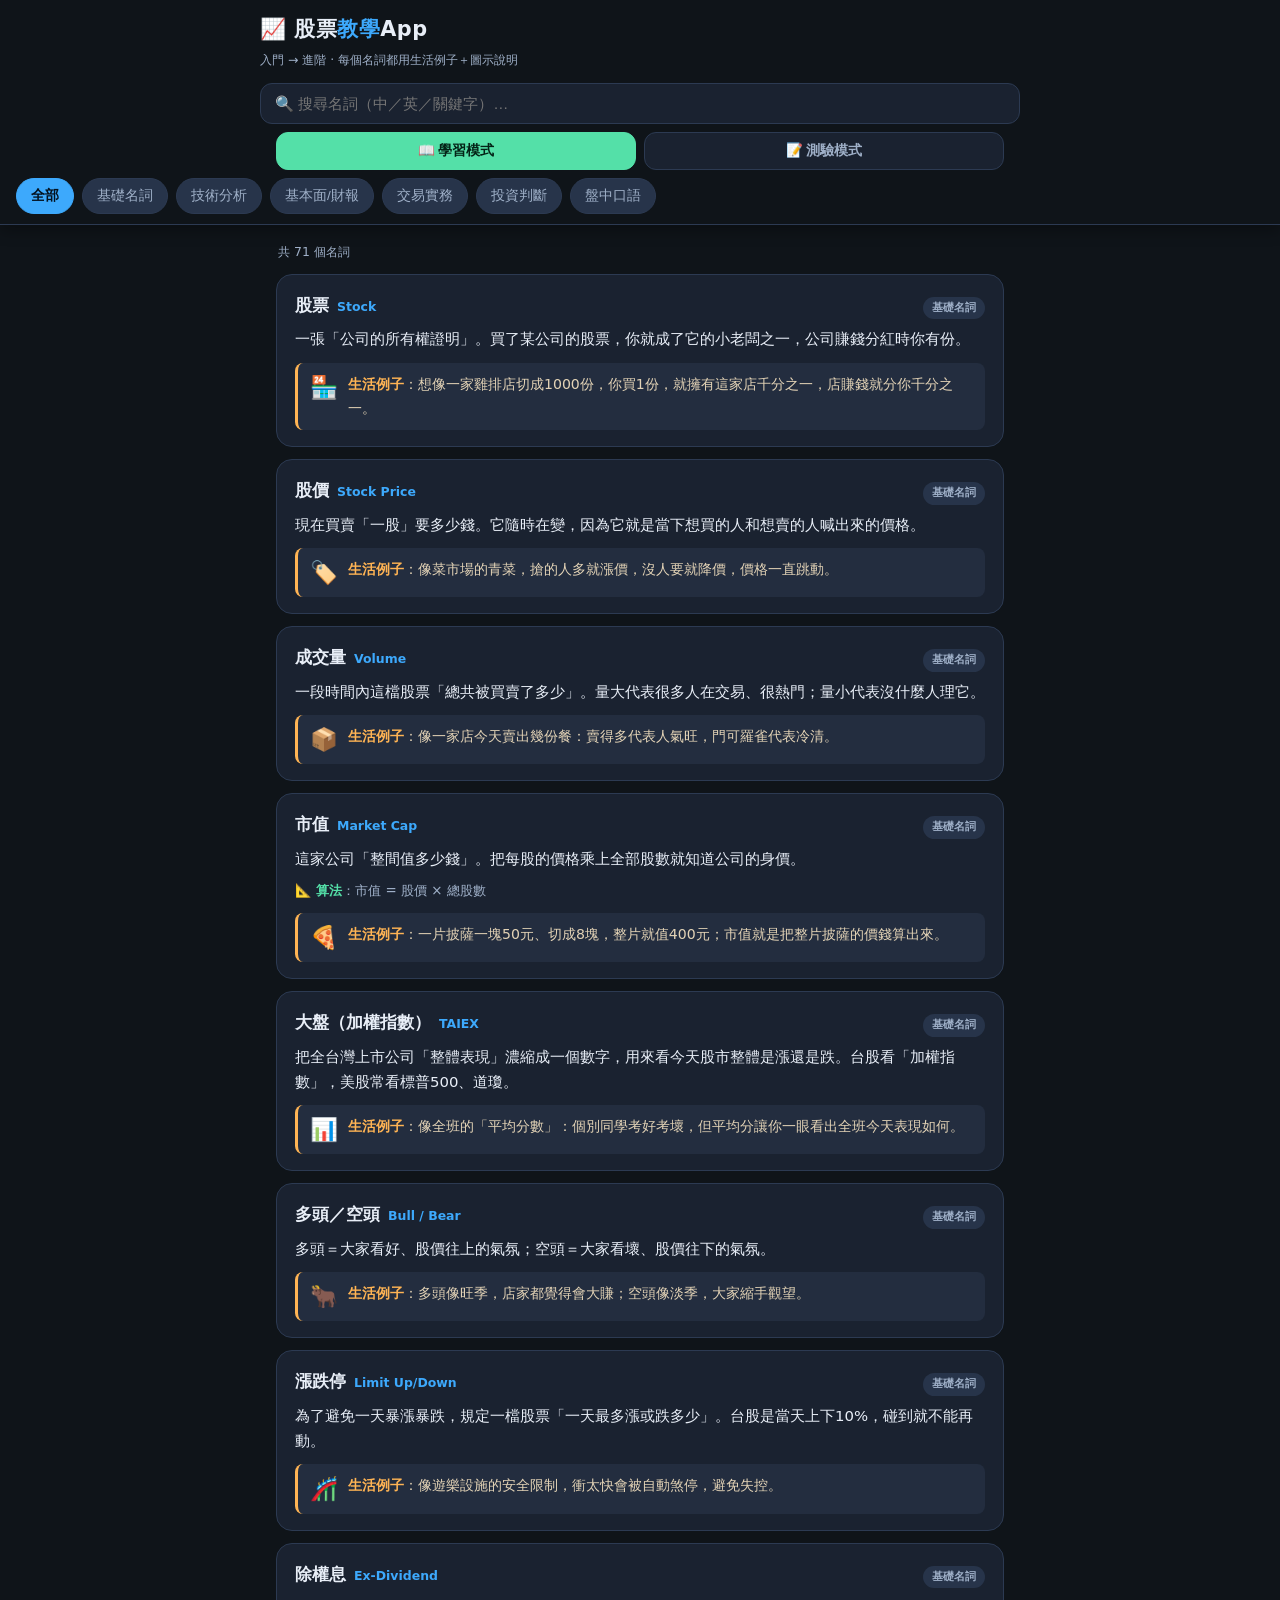
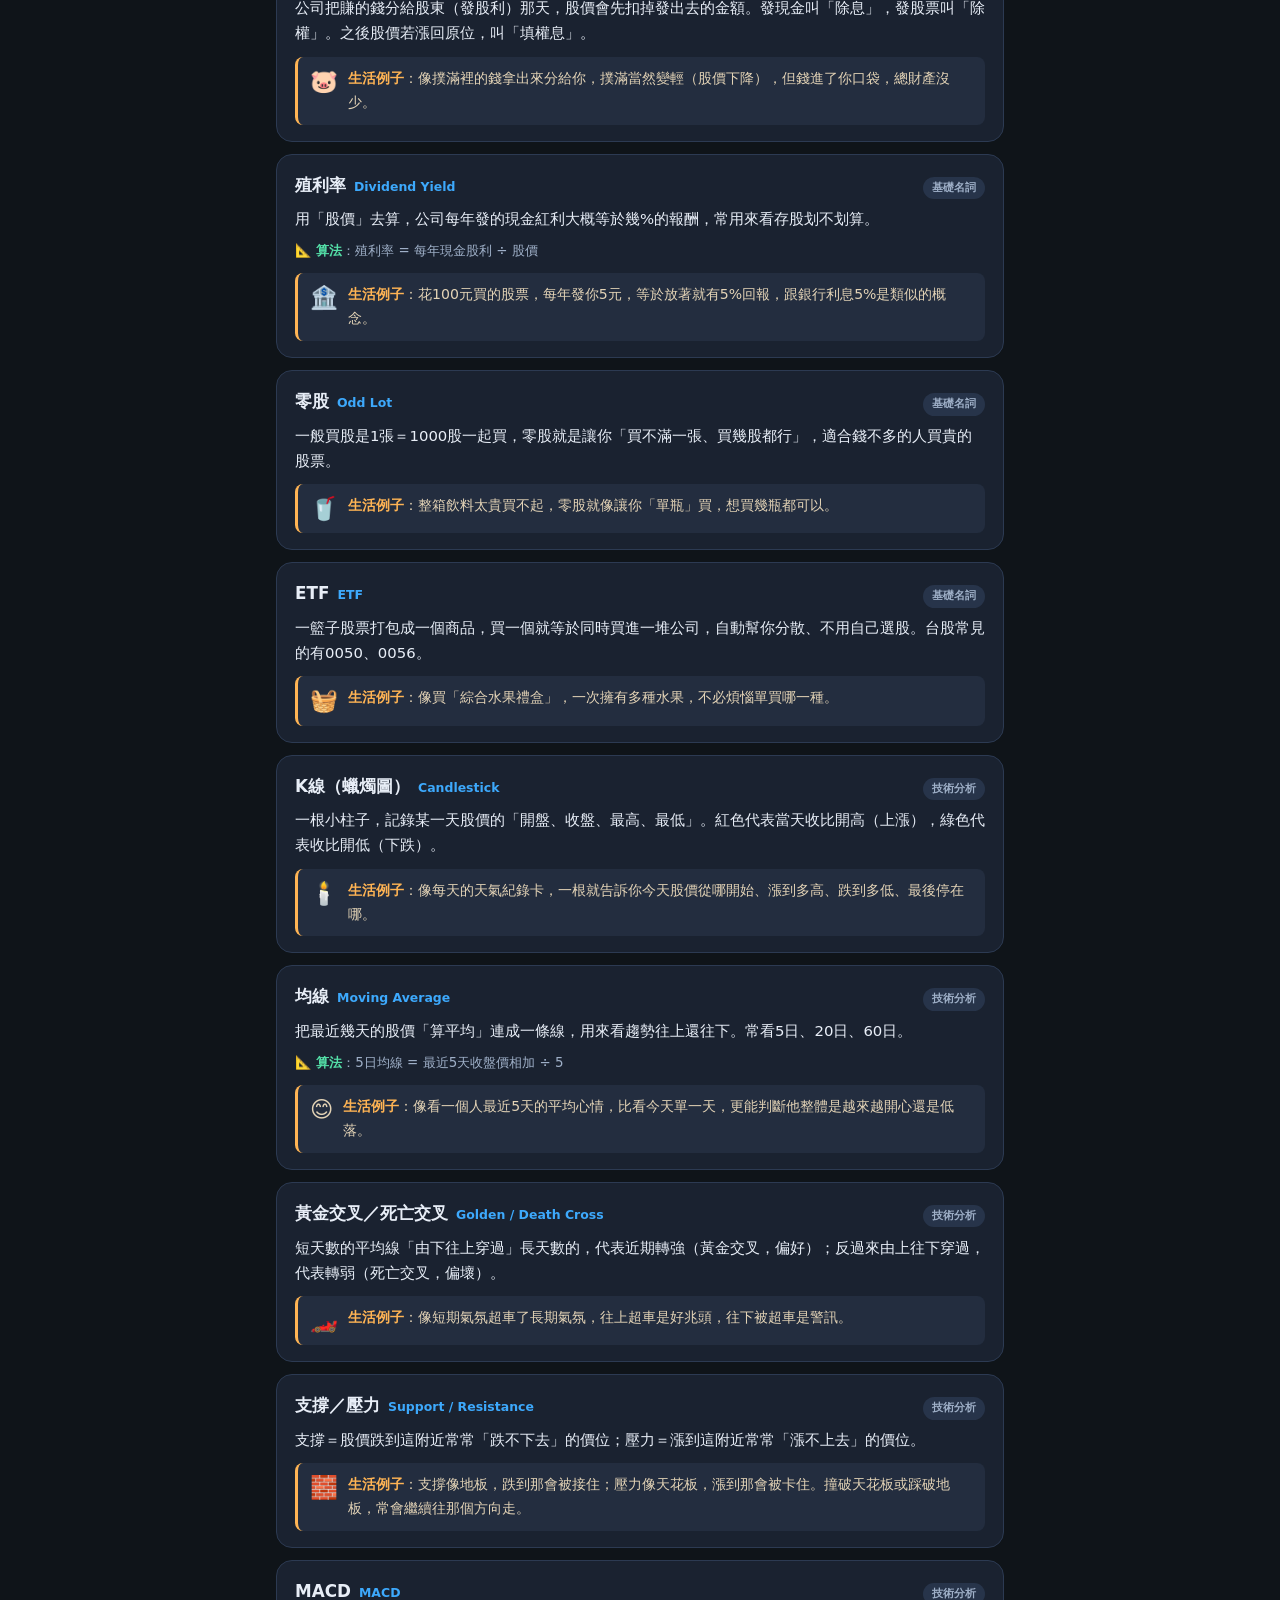
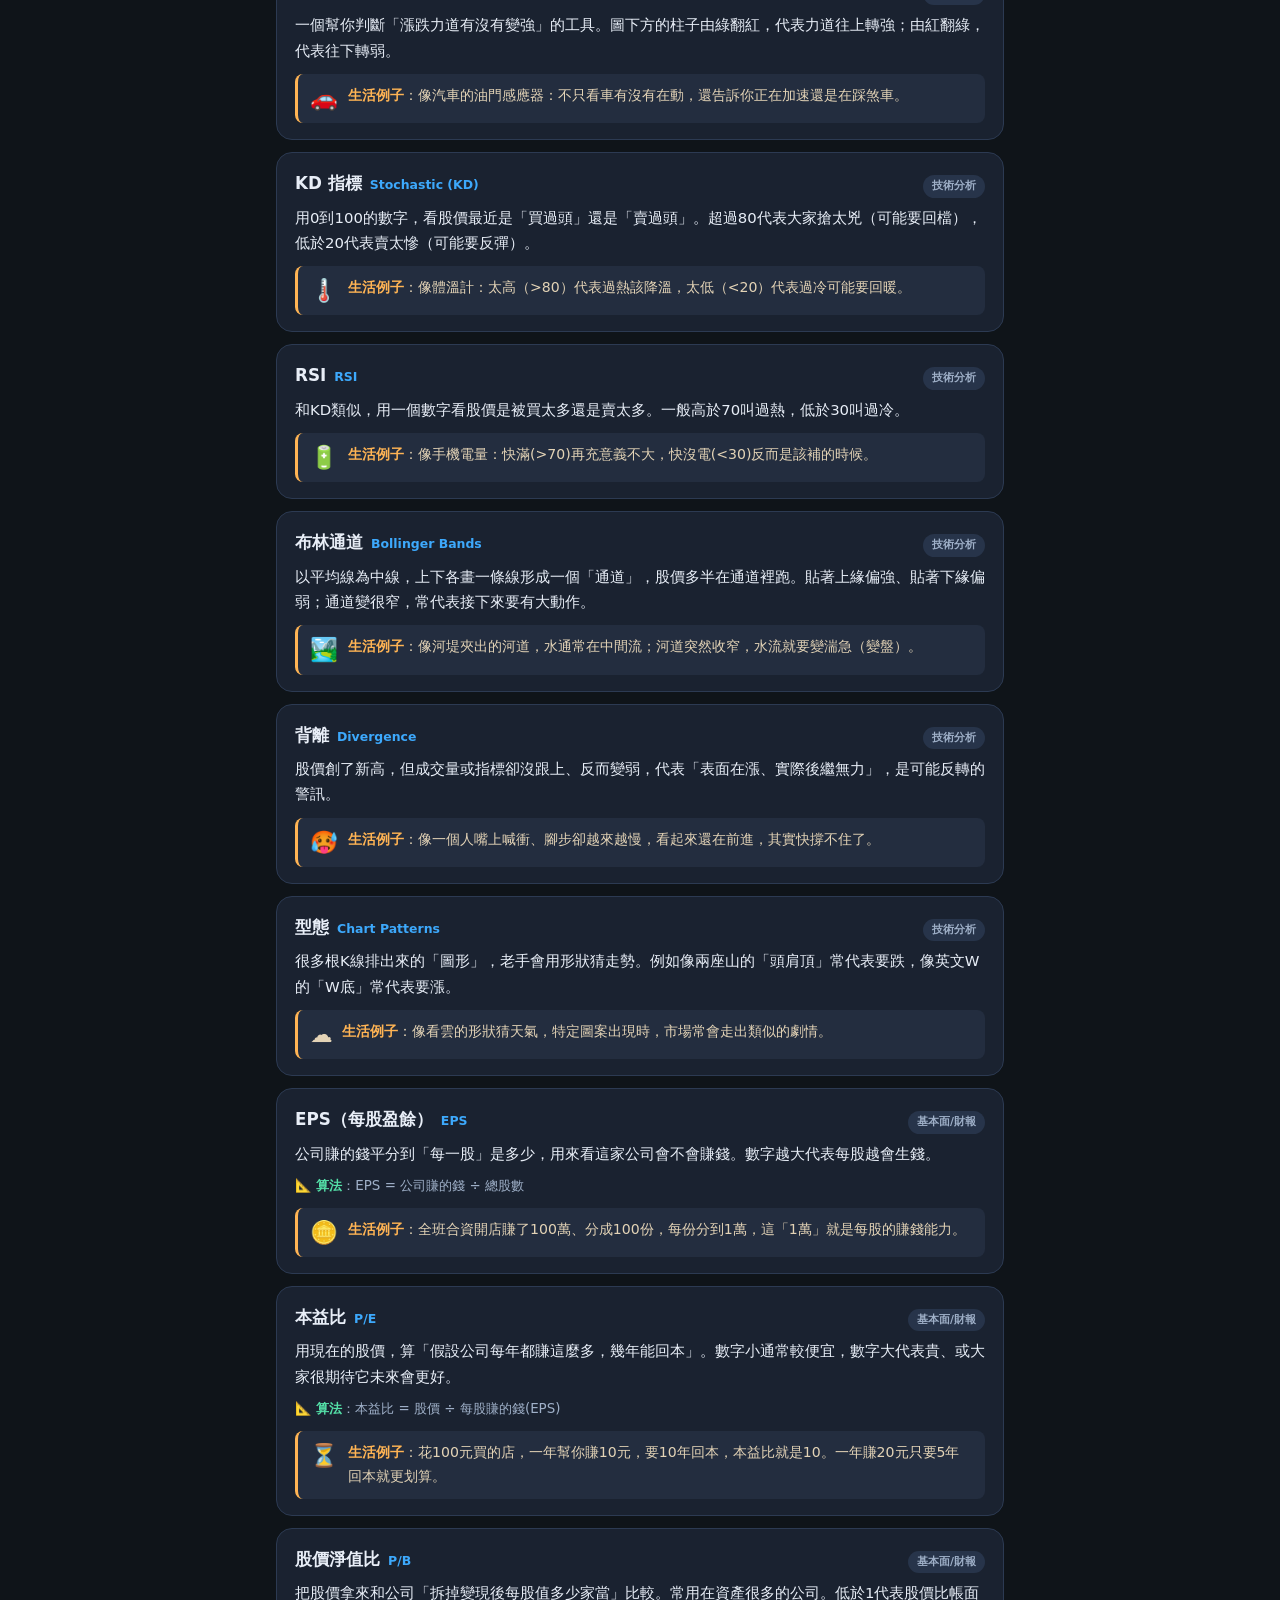
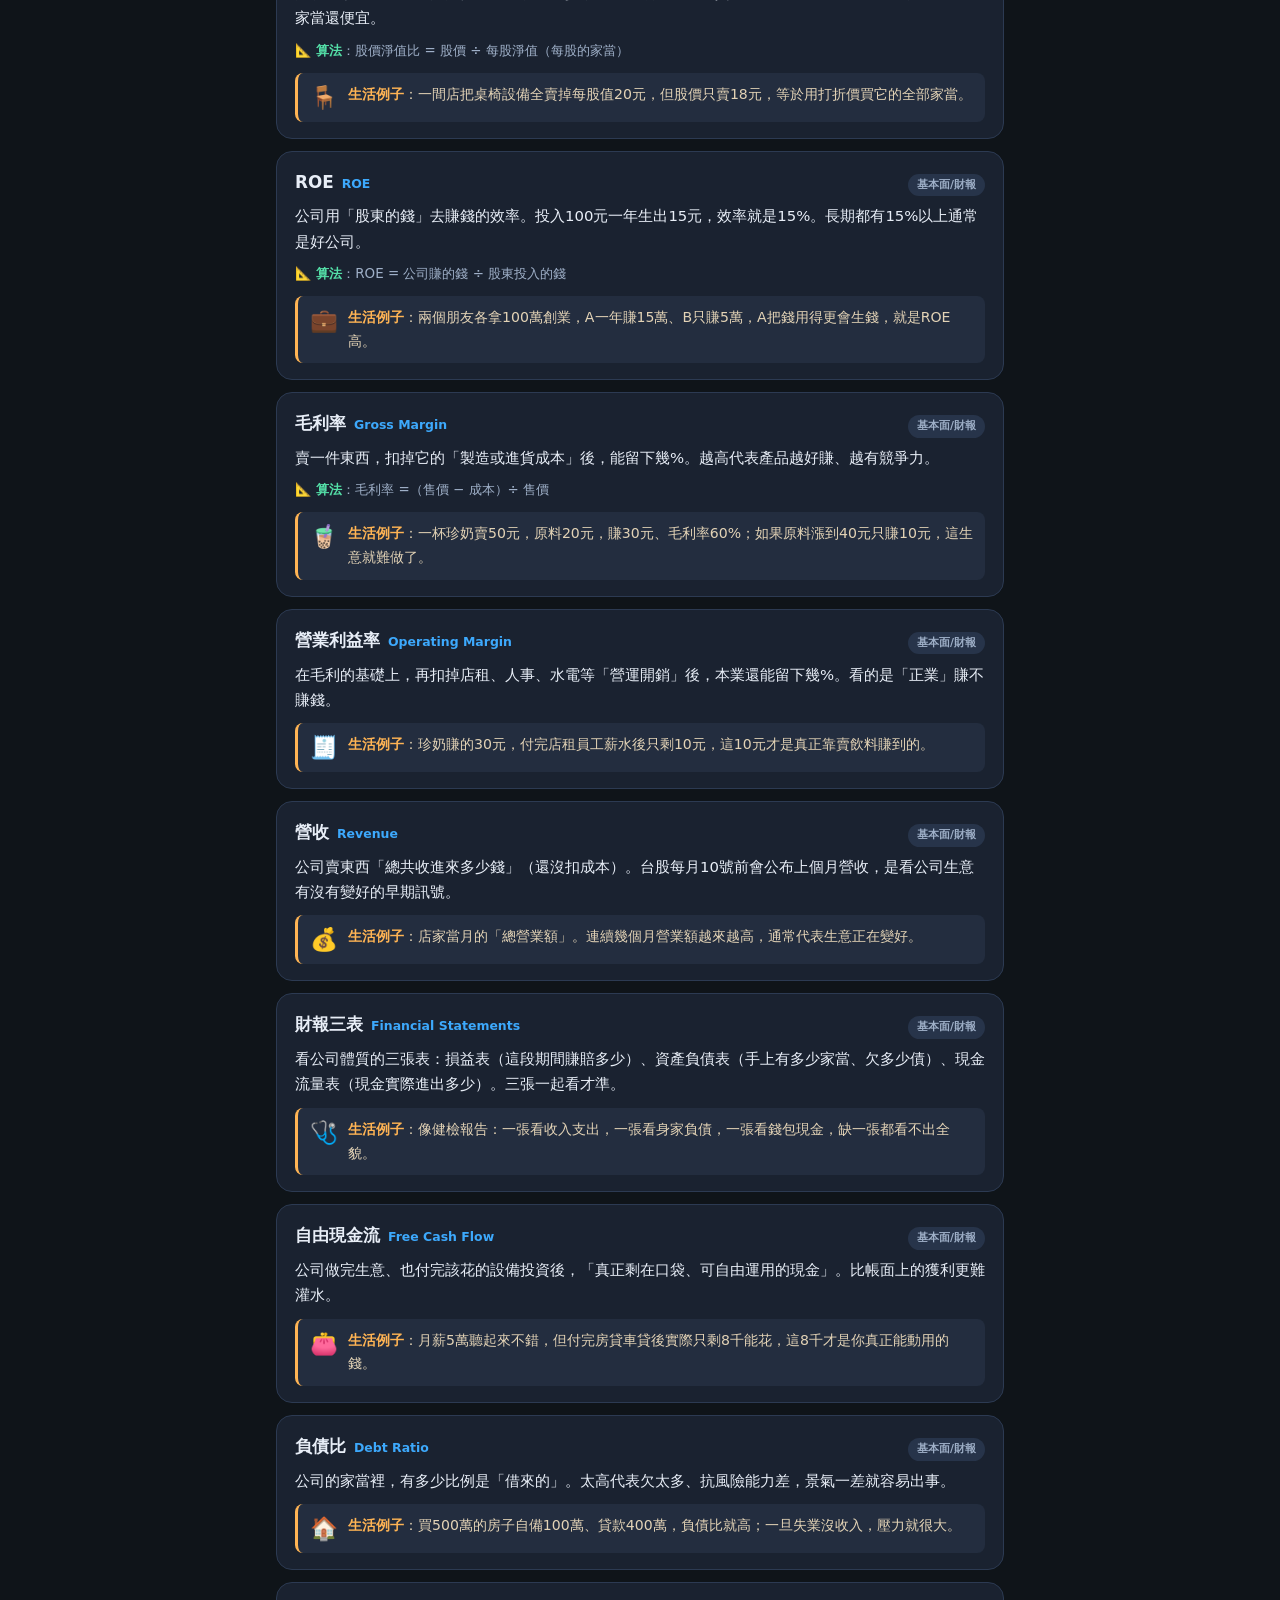
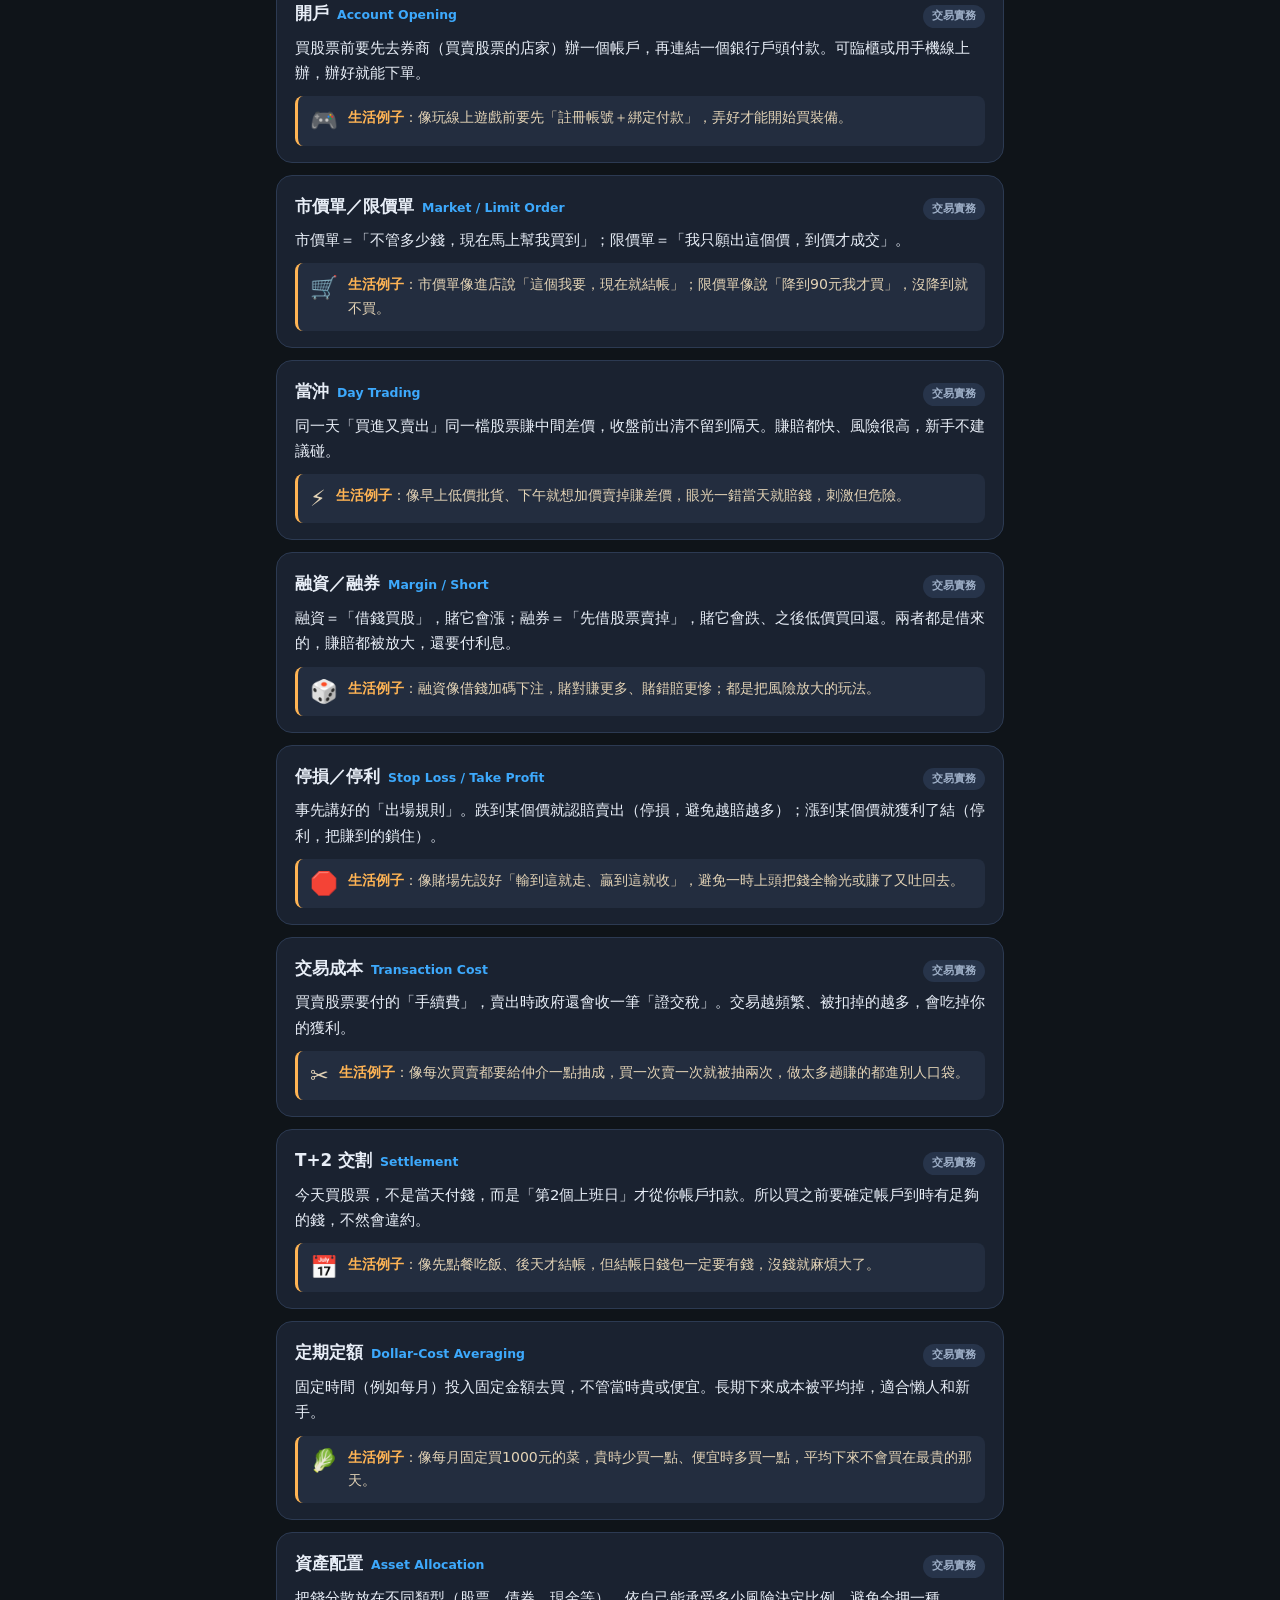
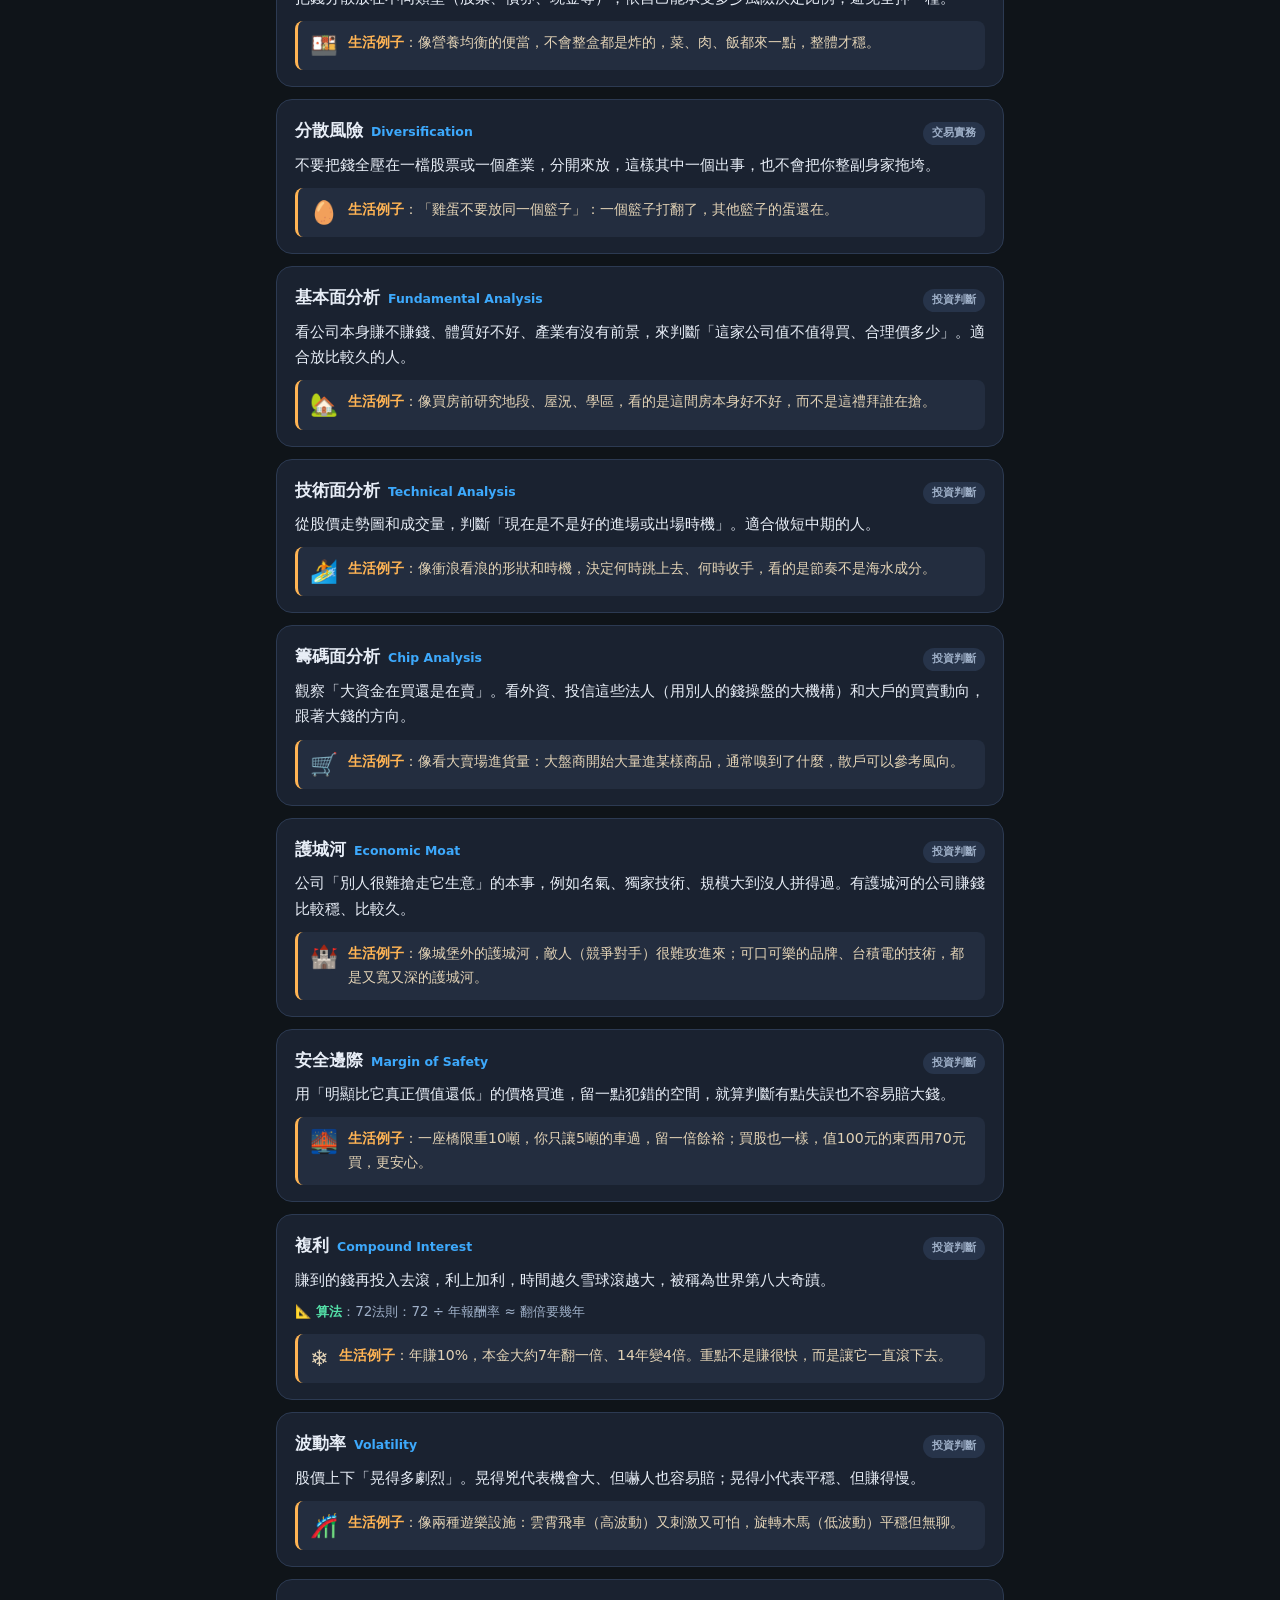
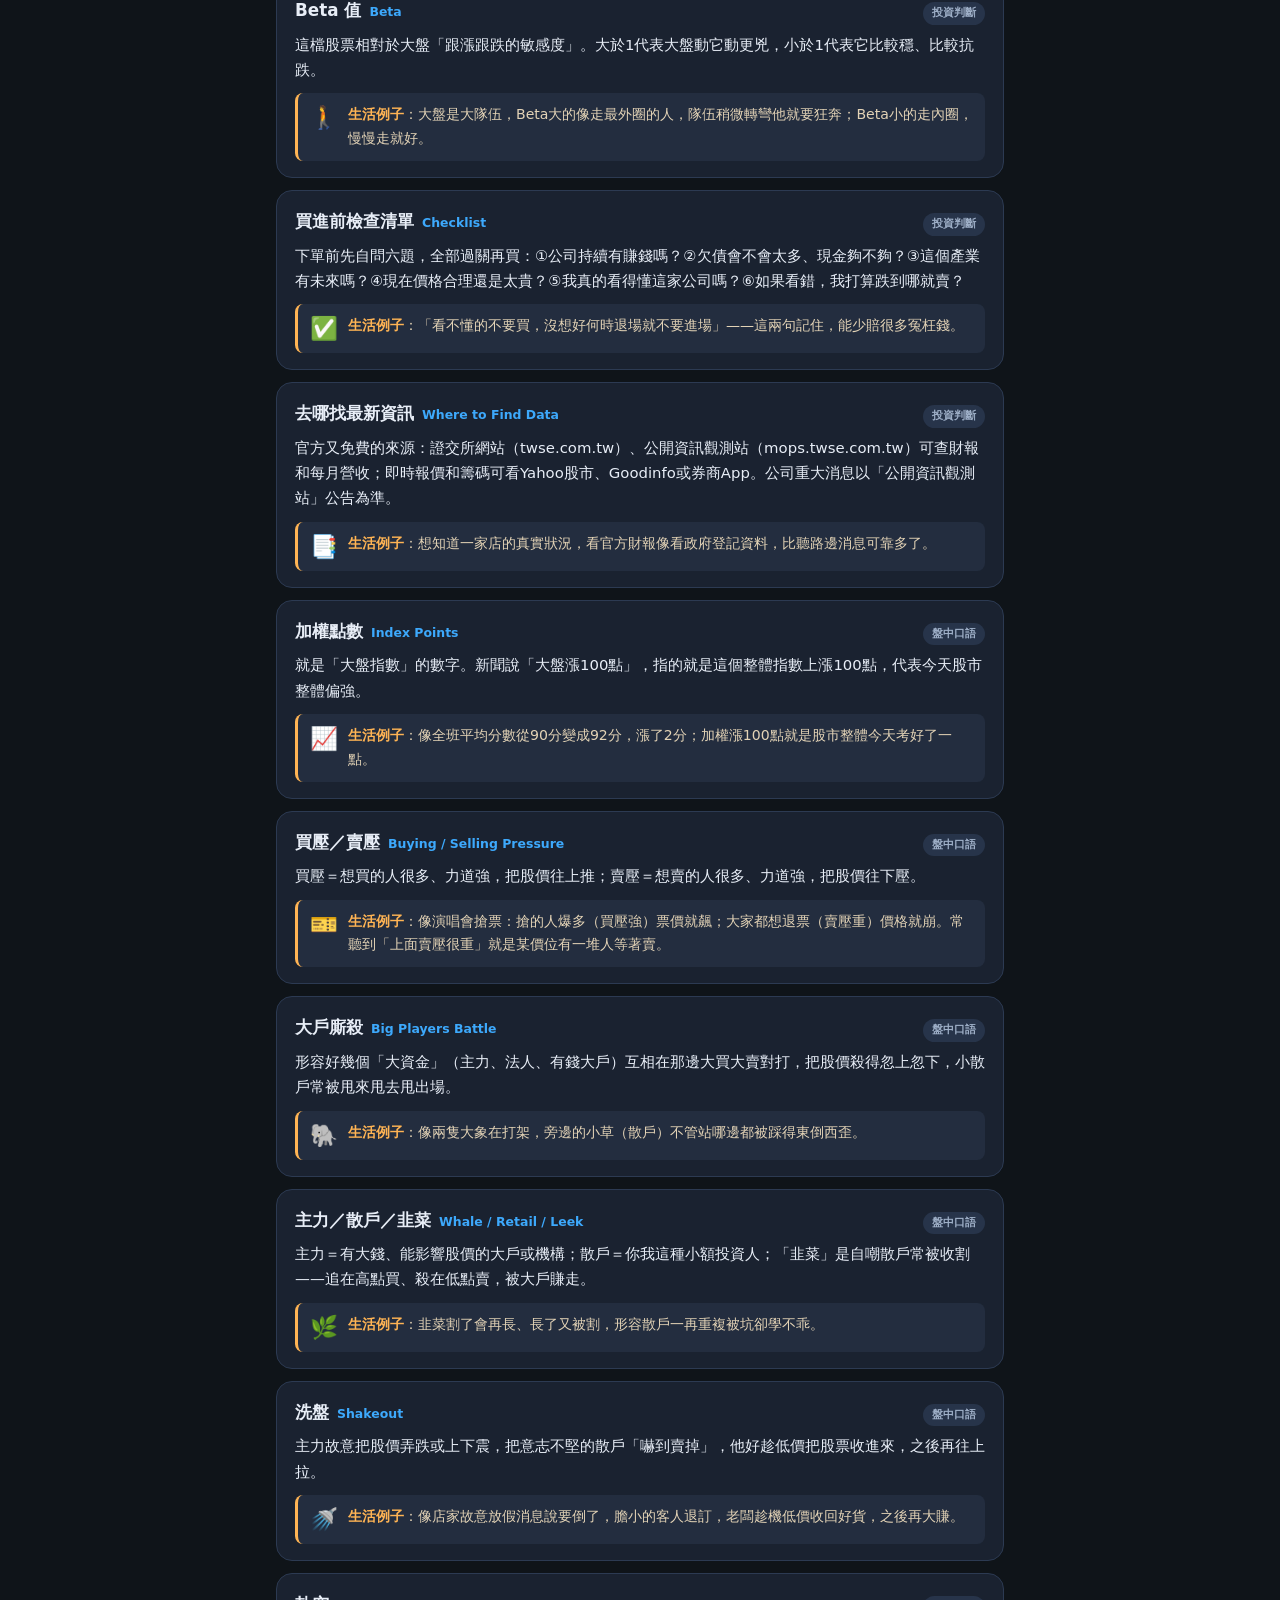
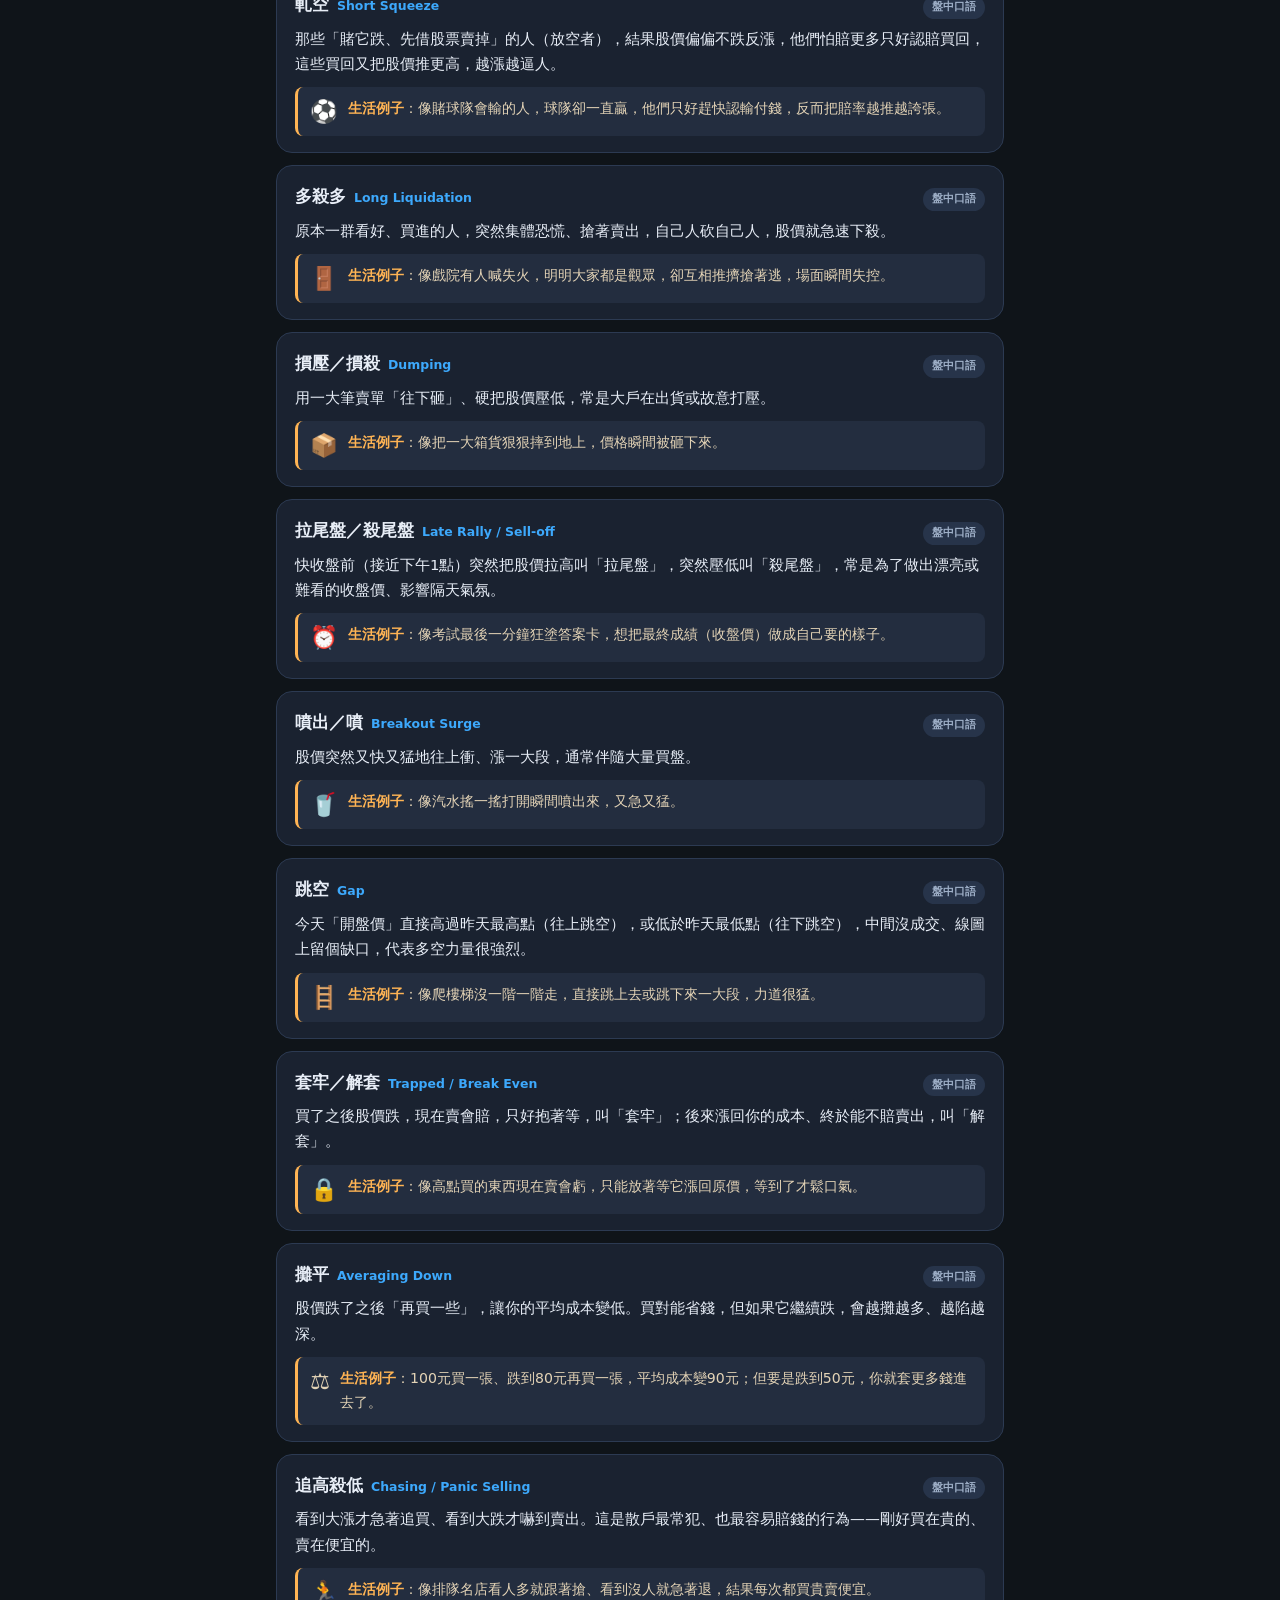
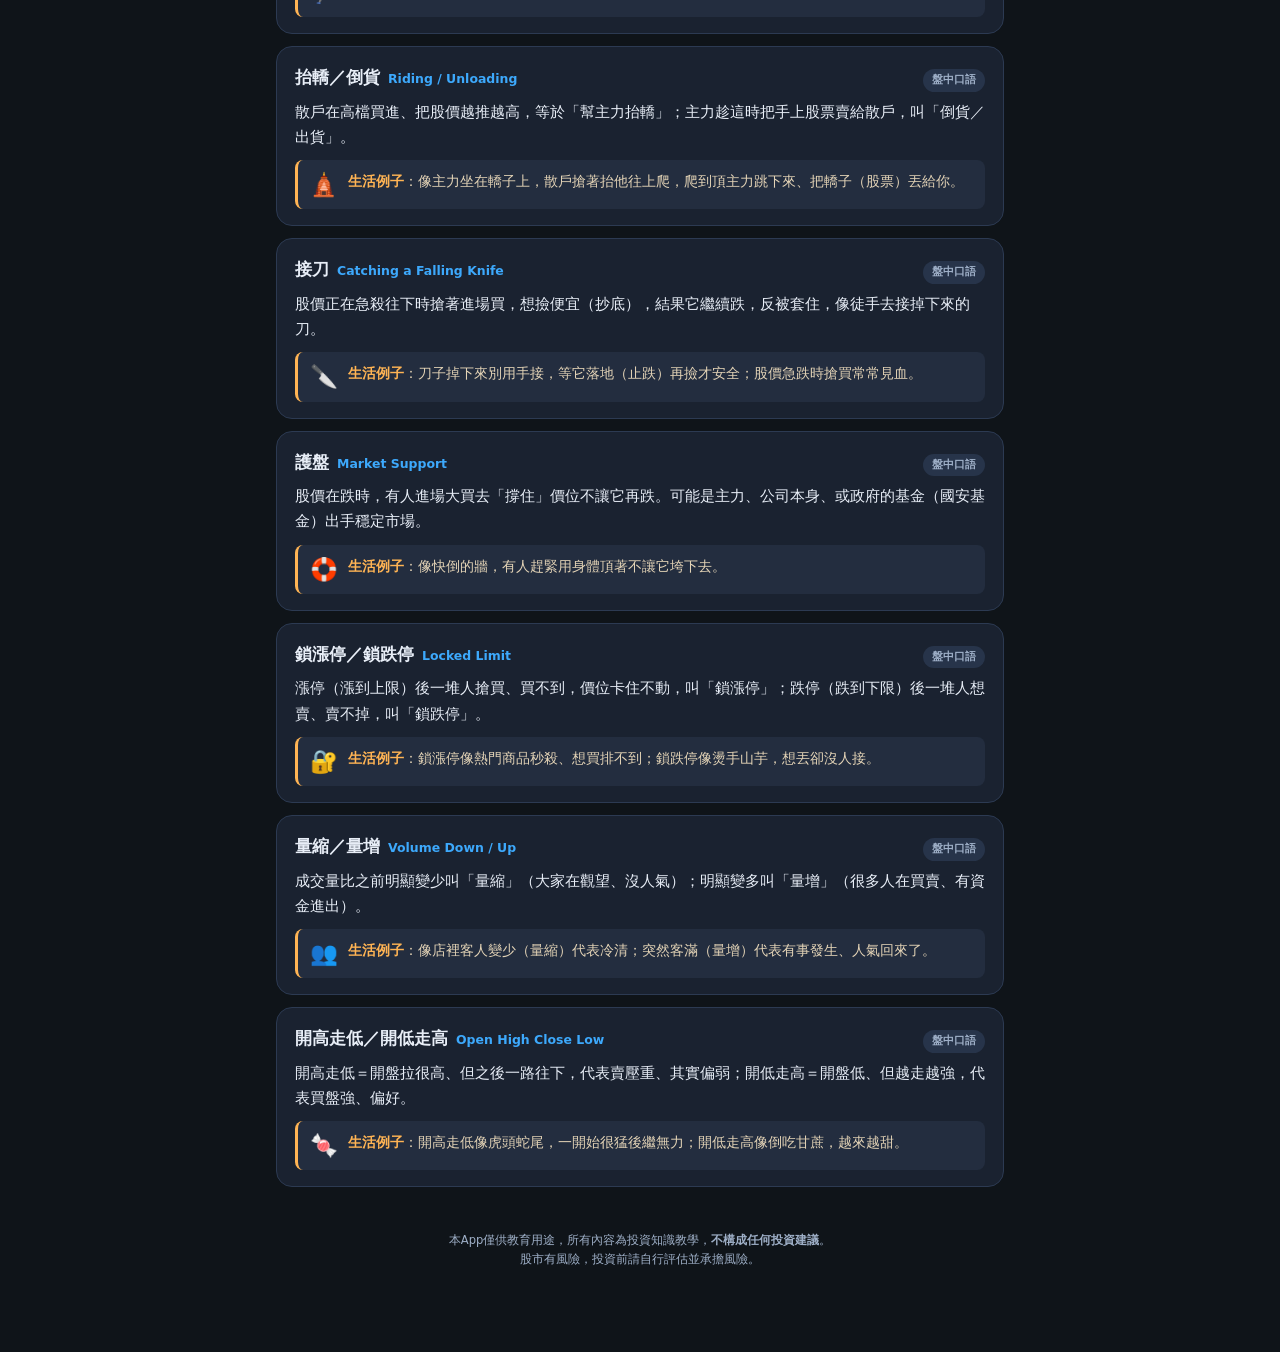
<file: StockStudicApp.html>
<!DOCTYPE html>
<html lang="zh-Hant">
<head>
<meta charset="UTF-8">
<meta name="viewport" content="width=device-width, initial-scale=1.0">
<title>股票入門到進階 · 互動教學</title>
<style>
:root{
  --bg:#0f1419; --panel:#1a2230; --panel2:#232d3f; --line:#2c3a52;
  --txt:#e8eef7; --sub:#9fb0c8; --accent:#3da9fc; --accent2:#54e0a8;
  --warn:#ffb454; --danger:#ff6b6b; --chip:#27344a;
}
*{box-sizing:border-box;margin:0;padding:0}
html{-webkit-text-size-adjust:100%}
body{font-family:"Noto Sans TC","PingFang TC","Microsoft JhengHei",system-ui,sans-serif;
  background:var(--bg);color:var(--txt);line-height:1.7;padding-bottom:60px}
.topbar{position:sticky;top:0;z-index:30;background:var(--bg);border-bottom:1px solid var(--line);
  box-shadow:0 6px 14px rgba(0,0,0,.3)}
header{padding:12px 16px 8px}
.title{font-size:1.15rem;font-weight:800;letter-spacing:.5px}
.title span{color:var(--accent)}
.sub{font-size:.78rem;color:var(--sub);margin-top:2px}
.search{margin-top:12px;display:flex;gap:8px}
.search input{flex:1;background:var(--panel);border:1px solid var(--line);color:var(--txt);
  padding:11px 14px;border-radius:12px;font-size:.95rem;outline:none}
.search input:focus{border-color:var(--accent)}
.tabs{display:flex;gap:8px;overflow-x:auto;padding:4px 16px 10px;-webkit-overflow-scrolling:touch}
.tabs::-webkit-scrollbar{display:none}
.tab{white-space:nowrap;background:var(--chip);color:var(--sub);border:1px solid var(--line);
  padding:8px 14px;border-radius:999px;font-size:.85rem;cursor:pointer;transition:.15s;flex:0 0 auto}
.tab.active{background:var(--accent);color:#04121f;border-color:var(--accent);font-weight:700}
.wrap{max-width:760px;margin:0 auto;padding:8px 16px}
.count{font-size:.78rem;color:var(--sub);margin:8px 2px 12px}
.card{background:var(--panel);border:1px solid var(--line);border-radius:16px;
  padding:16px 18px;margin-bottom:12px}
.card h3{font-size:1.05rem;display:flex;align-items:baseline;gap:8px;flex-wrap:wrap}
.en{font-size:.78rem;color:var(--accent);font-weight:600}
.cat-pill{font-size:.68rem;background:var(--chip);color:var(--sub);padding:2px 9px;border-radius:999px;margin-left:auto}
.card p{margin-top:8px;color:var(--txt);font-size:.93rem}
.eg{margin-top:10px;background:var(--panel2);border-left:3px solid var(--warn);
  padding:10px 12px;border-radius:8px;font-size:.88rem;color:#e3d3b6;display:flex;gap:10px;align-items:flex-start}
.eg .ico{font-size:1.4rem;line-height:1.3;flex:0 0 auto}
.eg .txt b{color:var(--warn)}
.formula{margin-top:8px;font-size:.84rem;color:var(--sub)}
.formula b{color:var(--accent2)}
.empty{text-align:center;color:var(--sub);padding:40px 0}
.modebar{display:flex;gap:8px;padding:0 16px 4px;max-width:760px;margin:0 auto}
.mode-btn{flex:1;background:var(--panel);border:1px solid var(--line);color:var(--sub);
  padding:9px;border-radius:12px;font-size:.85rem;font-weight:700;cursor:pointer}
.mode-btn.active{background:var(--accent2);color:#042316;border-color:var(--accent2)}
.quizbox{background:var(--panel);border:1px solid var(--line);border-radius:16px;padding:18px;margin-top:8px}
.q-prog{font-size:.78rem;color:var(--sub);margin-bottom:6px}
.q-text{font-size:1.05rem;font-weight:700;margin-bottom:14px}
.opt{display:block;width:100%;text-align:left;background:var(--panel2);border:1px solid var(--line);
  color:var(--txt);padding:13px 15px;border-radius:12px;margin-bottom:10px;font-size:.93rem;cursor:pointer;transition:.12s}
.opt:hover{border-color:var(--accent)}
.opt.correct{background:#143a2a;border-color:var(--accent2);color:var(--accent2)}
.opt.wrong{background:#3a1a1a;border-color:var(--danger);color:var(--danger)}
.opt:disabled{cursor:default}
.q-exp{margin-top:6px;font-size:.86rem;color:var(--sub);background:var(--panel2);padding:10px 12px;border-radius:10px;display:none}
.q-next{margin-top:14px;width:100%;background:var(--accent);color:#04121f;border:none;
  padding:13px;border-radius:12px;font-size:.95rem;font-weight:800;cursor:pointer;display:none}
.score{text-align:center;padding:30px 10px}
.score .big{font-size:2.4rem;font-weight:900;color:var(--accent2)}
.retry{margin-top:18px;background:var(--accent);color:#04121f;border:none;padding:12px 28px;border-radius:12px;font-weight:800;cursor:pointer}
footer{text-align:center;color:var(--sub);font-size:.72rem;padding:24px 16px;line-height:1.6}
@media(min-width:640px){.title{font-size:1.3rem}}
</style>
</head>
<body>
<div class="topbar">
  <header>
    <div class="wrap" style="padding:0">
      <div class="title">📈 股票<span>教學</span>App</div>
      <div class="sub">入門 → 進階 · 每個名詞都用生活例子＋圖示說明</div>
      <div class="search"><input id="search" type="search" placeholder="🔍 搜尋名詞（中／英／關鍵字）…" autocomplete="off"></div>
    </div>
  </header>
  <div class="modebar">
    <button class="mode-btn active" data-mode="learn">📖 學習模式</button>
    <button class="mode-btn" data-mode="quiz">📝 測驗模式</button>
  </div>
  <div class="tabs" id="tabs"></div>
</div>

<div id="learnView">
  <div class="wrap">
    <div class="count" id="count"></div>
    <div id="list"></div>
  </div>
</div>

<div id="quizView" class="wrap" style="display:none"></div>

<footer>
  本App僅供教育用途，所有內容為投資知識教學，<b>不構成任何投資建議</b>。<br>
  股市有風險，投資前請自行評估並承擔風險。
</footer>

<script>
const DATA = [
 // ── 基礎名詞 ──
 {cat:"基礎名詞",zh:"股票",en:"Stock",icon:"🏪",def:"一張「公司的所有權證明」。買了某公司的股票，你就成了它的小老闆之一，公司賺錢分紅時你有份。",eg:"想像一家雞排店切成1000份，你買1份，就擁有這家店千分之一，店賺錢就分你千分之一。"},
 {cat:"基礎名詞",zh:"股價",en:"Stock Price",icon:"🏷️",def:"現在買賣「一股」要多少錢。它隨時在變，因為它就是當下想買的人和想賣的人喊出來的價格。",eg:"像菜市場的青菜，搶的人多就漲價，沒人要就降價，價格一直跳動。"},
 {cat:"基礎名詞",zh:"成交量",en:"Volume",icon:"📦",def:"一段時間內這檔股票「總共被買賣了多少」。量大代表很多人在交易、很熱門；量小代表沒什麼人理它。",eg:"像一家店今天賣出幾份餐：賣得多代表人氣旺，門可羅雀代表冷清。"},
 {cat:"基礎名詞",zh:"市值",en:"Market Cap",icon:"🍕",def:"這家公司「整間值多少錢」。把每股的價格乘上全部股數就知道公司的身價。",formula:"市值 = 股價 × 總股數",eg:"一片披薩一塊50元、切成8塊，整片就值400元；市值就是把整片披薩的價錢算出來。"},
 {cat:"基礎名詞",zh:"大盤（加權指數）",en:"TAIEX",icon:"📊",def:"把全台灣上市公司「整體表現」濃縮成一個數字，用來看今天股市整體是漲還是跌。台股看「加權指數」，美股常看標普500、道瓊。",eg:"像全班的「平均分數」：個別同學考好考壞，但平均分讓你一眼看出全班今天表現如何。"},
 {cat:"基礎名詞",zh:"多頭／空頭",en:"Bull / Bear",icon:"🐂",def:"多頭＝大家看好、股價往上的氣氛；空頭＝大家看壞、股價往下的氣氛。",eg:"多頭像旺季，店家都覺得會大賺；空頭像淡季，大家縮手觀望。"},
 {cat:"基礎名詞",zh:"漲跌停",en:"Limit Up/Down",icon:"🎢",def:"為了避免一天暴漲暴跌，規定一檔股票「一天最多漲或跌多少」。台股是當天上下10%，碰到就不能再動。",eg:"像遊樂設施的安全限制，衝太快會被自動煞停，避免失控。"},
 {cat:"基礎名詞",zh:"除權息",en:"Ex-Dividend",icon:"🐷",def:"公司把賺的錢分給股東（發股利）那天，股價會先扣掉發出去的金額。發現金叫「除息」，發股票叫「除權」。之後股價若漲回原位，叫「填權息」。",eg:"像撲滿裡的錢拿出來分給你，撲滿當然變輕（股價下降），但錢進了你口袋，總財產沒少。"},
 {cat:"基礎名詞",zh:"殖利率",en:"Dividend Yield",icon:"🏦",def:"用「股價」去算，公司每年發的現金紅利大概等於幾%的報酬，常用來看存股划不划算。",formula:"殖利率 = 每年現金股利 ÷ 股價",eg:"花100元買的股票，每年發你5元，等於放著就有5%回報，跟銀行利息5%是類似的概念。"},
 {cat:"基礎名詞",zh:"零股",en:"Odd Lot",icon:"🥤",def:"一般買股是1張＝1000股一起買，零股就是讓你「買不滿一張、買幾股都行」，適合錢不多的人買貴的股票。",eg:"整箱飲料太貴買不起，零股就像讓你「單瓶」買，想買幾瓶都可以。"},
 {cat:"基礎名詞",zh:"ETF",en:"ETF",icon:"🧺",def:"一籃子股票打包成一個商品，買一個就等於同時買進一堆公司，自動幫你分散、不用自己選股。台股常見的有0050、0056。",eg:"像買「綜合水果禮盒」，一次擁有多種水果，不必煩惱單買哪一種。"},

 // ── 技術分析 ──
 {cat:"技術分析",zh:"K線（蠟燭圖）",en:"Candlestick",icon:"🕯️",def:"一根小柱子，記錄某一天股價的「開盤、收盤、最高、最低」。紅色代表當天收比開高（上漲），綠色代表收比開低（下跌）。",eg:"像每天的天氣紀錄卡，一根就告訴你今天股價從哪開始、漲到多高、跌到多低、最後停在哪。"},
 {cat:"技術分析",zh:"均線",en:"Moving Average",icon:"😊",def:"把最近幾天的股價「算平均」連成一條線，用來看趨勢往上還往下。常看5日、20日、60日。",formula:"5日均線 = 最近5天收盤價相加 ÷ 5",eg:"像看一個人最近5天的平均心情，比看今天單一天，更能判斷他整體是越來越開心還是低落。"},
 {cat:"技術分析",zh:"黃金交叉／死亡交叉",en:"Golden / Death Cross",icon:"🏎️",def:"短天數的平均線「由下往上穿過」長天數的，代表近期轉強（黃金交叉，偏好）；反過來由上往下穿過，代表轉弱（死亡交叉，偏壞）。",eg:"像短期氣氛超車了長期氣氛，往上超車是好兆頭，往下被超車是警訊。"},
 {cat:"技術分析",zh:"支撐／壓力",en:"Support / Resistance",icon:"🧱",def:"支撐＝股價跌到這附近常常「跌不下去」的價位；壓力＝漲到這附近常常「漲不上去」的價位。",eg:"支撐像地板，跌到那會被接住；壓力像天花板，漲到那會被卡住。撞破天花板或踩破地板，常會繼續往那個方向走。"},
 {cat:"技術分析",zh:"MACD",en:"MACD",icon:"🚗",def:"一個幫你判斷「漲跌力道有沒有變強」的工具。圖下方的柱子由綠翻紅，代表力道往上轉強；由紅翻綠，代表往下轉弱。",eg:"像汽車的油門感應器：不只看車有沒有在動，還告訴你正在加速還是在踩煞車。"},
 {cat:"技術分析",zh:"KD 指標",en:"Stochastic (KD)",icon:"🌡️",def:"用0到100的數字，看股價最近是「買過頭」還是「賣過頭」。超過80代表大家搶太兇（可能要回檔），低於20代表賣太慘（可能要反彈）。",eg:"像體溫計：太高（>80）代表過熱該降溫，太低（<20）代表過冷可能要回暖。"},
 {cat:"技術分析",zh:"RSI",en:"RSI",icon:"🔋",def:"和KD類似，用一個數字看股價是被買太多還是賣太多。一般高於70叫過熱，低於30叫過冷。",eg:"像手機電量：快滿(>70)再充意義不大，快沒電(<30)反而是該補的時候。"},
 {cat:"技術分析",zh:"布林通道",en:"Bollinger Bands",icon:"🏞️",def:"以平均線為中線，上下各畫一條線形成一個「通道」，股價多半在通道裡跑。貼著上緣偏強、貼著下緣偏弱；通道變很窄，常代表接下來要有大動作。",eg:"像河堤夾出的河道，水通常在中間流；河道突然收窄，水流就要變湍急（變盤）。"},
 {cat:"技術分析",zh:"背離",en:"Divergence",icon:"🥵",def:"股價創了新高，但成交量或指標卻沒跟上、反而變弱，代表「表面在漲、實際後繼無力」，是可能反轉的警訊。",eg:"像一個人嘴上喊衝、腳步卻越來越慢，看起來還在前進，其實快撐不住了。"},
 {cat:"技術分析",zh:"型態",en:"Chart Patterns",icon:"☁️",def:"很多根K線排出來的「圖形」，老手會用形狀猜走勢。例如像兩座山的「頭肩頂」常代表要跌，像英文W的「W底」常代表要漲。",eg:"像看雲的形狀猜天氣，特定圖案出現時，市場常會走出類似的劇情。"},

 // ── 基本面 / 財報 ──
 {cat:"基本面/財報",zh:"EPS（每股盈餘）",en:"EPS",icon:"🪙",def:"公司賺的錢平分到「每一股」是多少，用來看這家公司會不會賺錢。數字越大代表每股越會生錢。",formula:"EPS = 公司賺的錢 ÷ 總股數",eg:"全班合資開店賺了100萬、分成100份，每份分到1萬，這「1萬」就是每股的賺錢能力。"},
 {cat:"基本面/財報",zh:"本益比",en:"P/E",icon:"⏳",def:"用現在的股價，算「假設公司每年都賺這麼多，幾年能回本」。數字小通常較便宜，數字大代表貴、或大家很期待它未來會更好。",formula:"本益比 = 股價 ÷ 每股賺的錢(EPS)",eg:"花100元買的店，一年幫你賺10元，要10年回本，本益比就是10。一年賺20元只要5年回本就更划算。"},
 {cat:"基本面/財報",zh:"股價淨值比",en:"P/B",icon:"🪑",def:"把股價拿來和公司「拆掉變現後每股值多少家當」比較。常用在資產很多的公司。低於1代表股價比帳面家當還便宜。",formula:"股價淨值比 = 股價 ÷ 每股淨值（每股的家當）",eg:"一間店把桌椅設備全賣掉每股值20元，但股價只賣18元，等於用打折價買它的全部家當。"},
 {cat:"基本面/財報",zh:"ROE",en:"ROE",icon:"💼",def:"公司用「股東的錢」去賺錢的效率。投入100元一年生出15元，效率就是15%。長期都有15%以上通常是好公司。",formula:"ROE = 公司賺的錢 ÷ 股東投入的錢",eg:"兩個朋友各拿100萬創業，A一年賺15萬、B只賺5萬，A把錢用得更會生錢，就是ROE高。"},
 {cat:"基本面/財報",zh:"毛利率",en:"Gross Margin",icon:"🧋",def:"賣一件東西，扣掉它的「製造或進貨成本」後，能留下幾%。越高代表產品越好賺、越有競爭力。",formula:"毛利率 =（售價 − 成本）÷ 售價",eg:"一杯珍奶賣50元，原料20元，賺30元、毛利率60%；如果原料漲到40元只賺10元，這生意就難做了。"},
 {cat:"基本面/財報",zh:"營業利益率",en:"Operating Margin",icon:"🧾",def:"在毛利的基礎上，再扣掉店租、人事、水電等「營運開銷」後，本業還能留下幾%。看的是「正業」賺不賺錢。",eg:"珍奶賺的30元，付完店租員工薪水後只剩10元，這10元才是真正靠賣飲料賺到的。"},
 {cat:"基本面/財報",zh:"營收",en:"Revenue",icon:"💰",def:"公司賣東西「總共收進來多少錢」（還沒扣成本）。台股每月10號前會公布上個月營收，是看公司生意有沒有變好的早期訊號。",eg:"店家當月的「總營業額」。連續幾個月營業額越來越高，通常代表生意正在變好。"},
 {cat:"基本面/財報",zh:"財報三表",en:"Financial Statements",icon:"🩺",def:"看公司體質的三張表：損益表（這段期間賺賠多少）、資產負債表（手上有多少家當、欠多少債）、現金流量表（現金實際進出多少）。三張一起看才準。",eg:"像健檢報告：一張看收入支出，一張看身家負債，一張看錢包現金，缺一張都看不出全貌。"},
 {cat:"基本面/財報",zh:"自由現金流",en:"Free Cash Flow",icon:"👛",def:"公司做完生意、也付完該花的設備投資後，「真正剩在口袋、可自由運用的現金」。比帳面上的獲利更難灌水。",eg:"月薪5萬聽起來不錯，但付完房貸車貸後實際只剩8千能花，這8千才是你真正能動用的錢。"},
 {cat:"基本面/財報",zh:"負債比",en:"Debt Ratio",icon:"🏠",def:"公司的家當裡，有多少比例是「借來的」。太高代表欠太多、抗風險能力差，景氣一差就容易出事。",eg:"買500萬的房子自備100萬、貸款400萬，負債比就高；一旦失業沒收入，壓力就很大。"},

 // ── 交易實務 ──
 {cat:"交易實務",zh:"開戶",en:"Account Opening",icon:"🎮",def:"買股票前要先去券商（買賣股票的店家）辦一個帳戶，再連結一個銀行戶頭付款。可臨櫃或用手機線上辦，辦好就能下單。",eg:"像玩線上遊戲前要先「註冊帳號＋綁定付款」，弄好才能開始買裝備。"},
 {cat:"交易實務",zh:"市價單／限價單",en:"Market / Limit Order",icon:"🛒",def:"市價單＝「不管多少錢，現在馬上幫我買到」；限價單＝「我只願出這個價，到價才成交」。",eg:"市價單像進店說「這個我要，現在就結帳」；限價單像說「降到90元我才買」，沒降到就不買。"},
 {cat:"交易實務",zh:"當沖",en:"Day Trading",icon:"⚡",def:"同一天「買進又賣出」同一檔股票賺中間差價，收盤前出清不留到隔天。賺賠都快、風險很高，新手不建議碰。",eg:"像早上低價批貨、下午就想加價賣掉賺差價，眼光一錯當天就賠錢，刺激但危險。"},
 {cat:"交易實務",zh:"融資／融券",en:"Margin / Short",icon:"🎲",def:"融資＝「借錢買股」，賭它會漲；融券＝「先借股票賣掉」，賭它會跌、之後低價買回還。兩者都是借來的，賺賠都被放大，還要付利息。",eg:"融資像借錢加碼下注，賭對賺更多、賭錯賠更慘；都是把風險放大的玩法。"},
 {cat:"交易實務",zh:"停損／停利",en:"Stop Loss / Take Profit",icon:"🛑",def:"事先講好的「出場規則」。跌到某個價就認賠賣出（停損，避免越賠越多）；漲到某個價就獲利了結（停利，把賺到的鎖住）。",eg:"像賭場先設好「輸到這就走、贏到這就收」，避免一時上頭把錢全輸光或賺了又吐回去。"},
 {cat:"交易實務",zh:"交易成本",en:"Transaction Cost",icon:"✂️",def:"買賣股票要付的「手續費」，賣出時政府還會收一筆「證交稅」。交易越頻繁、被扣掉的越多，會吃掉你的獲利。",eg:"像每次買賣都要給仲介一點抽成，買一次賣一次就被抽兩次，做太多趟賺的都進別人口袋。"},
 {cat:"交易實務",zh:"T+2 交割",en:"Settlement",icon:"📅",def:"今天買股票，不是當天付錢，而是「第2個上班日」才從你帳戶扣款。所以買之前要確定帳戶到時有足夠的錢，不然會違約。",eg:"像先點餐吃飯、後天才結帳，但結帳日錢包一定要有錢，沒錢就麻煩大了。"},
 {cat:"交易實務",zh:"定期定額",en:"Dollar-Cost Averaging",icon:"🥬",def:"固定時間（例如每月）投入固定金額去買，不管當時貴或便宜。長期下來成本被平均掉，適合懶人和新手。",eg:"像每月固定買1000元的菜，貴時少買一點、便宜時多買一點，平均下來不會買在最貴的那天。"},
 {cat:"交易實務",zh:"資產配置",en:"Asset Allocation",icon:"🍱",def:"把錢分散放在不同類型（股票、債券、現金等），依自己能承受多少風險決定比例，避免全押一種。",eg:"像營養均衡的便當，不會整盒都是炸的，菜、肉、飯都來一點，整體才穩。"},
 {cat:"交易實務",zh:"分散風險",en:"Diversification",icon:"🥚",def:"不要把錢全壓在一檔股票或一個產業，分開來放，這樣其中一個出事，也不會把你整副身家拖垮。",eg:"「雞蛋不要放同一個籃子」：一個籃子打翻了，其他籃子的蛋還在。"},

 // ── 投資判斷 ──
 {cat:"投資判斷",zh:"基本面分析",en:"Fundamental Analysis",icon:"🏡",def:"看公司本身賺不賺錢、體質好不好、產業有沒有前景，來判斷「這家公司值不值得買、合理價多少」。適合放比較久的人。",eg:"像買房前研究地段、屋況、學區，看的是這間房本身好不好，而不是這禮拜誰在搶。"},
 {cat:"投資判斷",zh:"技術面分析",en:"Technical Analysis",icon:"🏄",def:"從股價走勢圖和成交量，判斷「現在是不是好的進場或出場時機」。適合做短中期的人。",eg:"像衝浪看浪的形狀和時機，決定何時跳上去、何時收手，看的是節奏不是海水成分。"},
 {cat:"投資判斷",zh:"籌碼面分析",en:"Chip Analysis",icon:"🛒",def:"觀察「大資金在買還是在賣」。看外資、投信這些法人（用別人的錢操盤的大機構）和大戶的買賣動向，跟著大錢的方向。",eg:"像看大賣場進貨量：大盤商開始大量進某樣商品，通常嗅到了什麼，散戶可以參考風向。"},
 {cat:"投資判斷",zh:"護城河",en:"Economic Moat",icon:"🏰",def:"公司「別人很難搶走它生意」的本事，例如名氣、獨家技術、規模大到沒人拼得過。有護城河的公司賺錢比較穩、比較久。",eg:"像城堡外的護城河，敵人（競爭對手）很難攻進來；可口可樂的品牌、台積電的技術，都是又寬又深的護城河。"},
 {cat:"投資判斷",zh:"安全邊際",en:"Margin of Safety",icon:"🌉",def:"用「明顯比它真正價值還低」的價格買進，留一點犯錯的空間，就算判斷有點失誤也不容易賠大錢。",eg:"一座橋限重10噸，你只讓5噸的車過，留一倍餘裕；買股也一樣，值100元的東西用70元買，更安心。"},
 {cat:"投資判斷",zh:"複利",en:"Compound Interest",icon:"❄️",def:"賺到的錢再投入去滾，利上加利，時間越久雪球滾越大，被稱為世界第八大奇蹟。",formula:"72法則：72 ÷ 年報酬率 ≈ 翻倍要幾年",eg:"年賺10%，本金大約7年翻一倍、14年變4倍。重點不是賺很快，而是讓它一直滾下去。"},
 {cat:"投資判斷",zh:"波動率",en:"Volatility",icon:"🎢",def:"股價上下「晃得多劇烈」。晃得兇代表機會大、但嚇人也容易賠；晃得小代表平穩、但賺得慢。",eg:"像兩種遊樂設施：雲霄飛車（高波動）又刺激又可怕，旋轉木馬（低波動）平穩但無聊。"},
 {cat:"投資判斷",zh:"Beta 值",en:"Beta",icon:"🚶",def:"這檔股票相對於大盤「跟漲跟跌的敏感度」。大於1代表大盤動它動更兇，小於1代表它比較穩、比較抗跌。",eg:"大盤是大隊伍，Beta大的像走最外圈的人，隊伍稍微轉彎他就要狂奔；Beta小的走內圈，慢慢走就好。"},
 {cat:"投資判斷",zh:"買進前檢查清單",en:"Checklist",icon:"✅",def:"下單前先自問六題，全部過關再買：①公司持續有賺錢嗎？②欠債會不會太多、現金夠不夠？③這個產業有未來嗎？④現在價格合理還是太貴？⑤我真的看得懂這家公司嗎？⑥如果看錯，我打算跌到哪就賣？",eg:"「看不懂的不要買，沒想好何時退場就不要進場」——這兩句記住，能少賠很多冤枉錢。"},
 {cat:"投資判斷",zh:"去哪找最新資訊",en:"Where to Find Data",icon:"📑",def:"官方又免費的來源：證交所網站（twse.com.tw）、公開資訊觀測站（mops.twse.com.tw）可查財報和每月營收；即時報價和籌碼可看Yahoo股市、Goodinfo或券商App。公司重大消息以「公開資訊觀測站」公告為準。",eg:"想知道一家店的真實狀況，看官方財報像看政府登記資料，比聽路邊消息可靠多了。"},

 // ── 盤中口語 ──
 {cat:"盤中口語",zh:"加權點數",en:"Index Points",icon:"📈",def:"就是「大盤指數」的數字。新聞說「大盤漲100點」，指的就是這個整體指數上漲100點，代表今天股市整體偏強。",eg:"像全班平均分數從90分變成92分，漲了2分；加權漲100點就是股市整體今天考好了一點。"},
 {cat:"盤中口語",zh:"買壓／賣壓",en:"Buying / Selling Pressure",icon:"🎫",def:"買壓＝想買的人很多、力道強，把股價往上推；賣壓＝想賣的人很多、力道強，把股價往下壓。",eg:"像演唱會搶票：搶的人爆多（買壓強）票價就飆；大家都想退票（賣壓重）價格就崩。常聽到「上面賣壓很重」就是某價位有一堆人等著賣。"},
 {cat:"盤中口語",zh:"大戶廝殺",en:"Big Players Battle",icon:"🐘",def:"形容好幾個「大資金」（主力、法人、有錢大戶）互相在那邊大買大賣對打，把股價殺得忽上忽下，小散戶常被甩來甩去甩出場。",eg:"像兩隻大象在打架，旁邊的小草（散戶）不管站哪邊都被踩得東倒西歪。"},
 {cat:"盤中口語",zh:"主力／散戶／韭菜",en:"Whale / Retail / Leek",icon:"🌿",def:"主力＝有大錢、能影響股價的大戶或機構；散戶＝你我這種小額投資人；「韭菜」是自嘲散戶常被收割——追在高點買、殺在低點賣，被大戶賺走。",eg:"韭菜割了會再長、長了又被割，形容散戶一再重複被坑卻學不乖。"},
 {cat:"盤中口語",zh:"洗盤",en:"Shakeout",icon:"🚿",def:"主力故意把股價弄跌或上下震，把意志不堅的散戶「嚇到賣掉」，他好趁低價把股票收進來，之後再往上拉。",eg:"像店家故意放假消息說要倒了，膽小的客人退訂，老闆趁機低價收回好貨，之後再大賺。"},
 {cat:"盤中口語",zh:"軋空",en:"Short Squeeze",icon:"⚽",def:"那些「賭它跌、先借股票賣掉」的人（放空者），結果股價偏偏不跌反漲，他們怕賠更多只好認賠買回，這些買回又把股價推更高，越漲越逼人。",eg:"像賭球隊會輸的人，球隊卻一直贏，他們只好趕快認輸付錢，反而把賠率越推越誇張。"},
 {cat:"盤中口語",zh:"多殺多",en:"Long Liquidation",icon:"🚪",def:"原本一群看好、買進的人，突然集體恐慌、搶著賣出，自己人砍自己人，股價就急速下殺。",eg:"像戲院有人喊失火，明明大家都是觀眾，卻互相推擠搶著逃，場面瞬間失控。"},
 {cat:"盤中口語",zh:"摜壓／摜殺",en:"Dumping",icon:"📦",def:"用一大筆賣單「往下砸」、硬把股價壓低，常是大戶在出貨或故意打壓。",eg:"像把一大箱貨狠狠摔到地上，價格瞬間被砸下來。"},
 {cat:"盤中口語",zh:"拉尾盤／殺尾盤",en:"Late Rally / Sell-off",icon:"⏰",def:"快收盤前（接近下午1點）突然把股價拉高叫「拉尾盤」，突然壓低叫「殺尾盤」，常是為了做出漂亮或難看的收盤價、影響隔天氣氛。",eg:"像考試最後一分鐘狂塗答案卡，想把最終成績（收盤價）做成自己要的樣子。"},
 {cat:"盤中口語",zh:"噴出／噴",en:"Breakout Surge",icon:"🥤",def:"股價突然又快又猛地往上衝、漲一大段，通常伴隨大量買盤。",eg:"像汽水搖一搖打開瞬間噴出來，又急又猛。"},
 {cat:"盤中口語",zh:"跳空",en:"Gap",icon:"🪜",def:"今天「開盤價」直接高過昨天最高點（往上跳空），或低於昨天最低點（往下跳空），中間沒成交、線圖上留個缺口，代表多空力量很強烈。",eg:"像爬樓梯沒一階一階走，直接跳上去或跳下來一大段，力道很猛。"},
 {cat:"盤中口語",zh:"套牢／解套",en:"Trapped / Break Even",icon:"🔒",def:"買了之後股價跌，現在賣會賠，只好抱著等，叫「套牢」；後來漲回你的成本、終於能不賠賣出，叫「解套」。",eg:"像高點買的東西現在賣會虧，只能放著等它漲回原價，等到了才鬆口氣。"},
 {cat:"盤中口語",zh:"攤平",en:"Averaging Down",icon:"⚖️",def:"股價跌了之後「再買一些」，讓你的平均成本變低。買對能省錢，但如果它繼續跌，會越攤越多、越陷越深。",eg:"100元買一張、跌到80元再買一張，平均成本變90元；但要是跌到50元，你就套更多錢進去了。"},
 {cat:"盤中口語",zh:"追高殺低",en:"Chasing / Panic Selling",icon:"🏃",def:"看到大漲才急著追買、看到大跌才嚇到賣出。這是散戶最常犯、也最容易賠錢的行為——剛好買在貴的、賣在便宜的。",eg:"像排隊名店看人多就跟著搶、看到沒人就急著退，結果每次都買貴賣便宜。"},
 {cat:"盤中口語",zh:"抬轎／倒貨",en:"Riding / Unloading",icon:"🛕",def:"散戶在高檔買進、把股價越推越高，等於「幫主力抬轎」；主力趁這時把手上股票賣給散戶，叫「倒貨／出貨」。",eg:"像主力坐在轎子上，散戶搶著抬他往上爬，爬到頂主力跳下來、把轎子（股票）丟給你。"},
 {cat:"盤中口語",zh:"接刀",en:"Catching a Falling Knife",icon:"🔪",def:"股價正在急殺往下時搶著進場買，想撿便宜（抄底），結果它繼續跌，反被套住，像徒手去接掉下來的刀。",eg:"刀子掉下來別用手接，等它落地（止跌）再撿才安全；股價急跌時搶買常常見血。"},
 {cat:"盤中口語",zh:"護盤",en:"Market Support",icon:"🛟",def:"股價在跌時，有人進場大買去「撐住」價位不讓它再跌。可能是主力、公司本身、或政府的基金（國安基金）出手穩定市場。",eg:"像快倒的牆，有人趕緊用身體頂著不讓它垮下去。"},
 {cat:"盤中口語",zh:"鎖漲停／鎖跌停",en:"Locked Limit",icon:"🔐",def:"漲停（漲到上限）後一堆人搶買、買不到，價位卡住不動，叫「鎖漲停」；跌停（跌到下限）後一堆人想賣、賣不掉，叫「鎖跌停」。",eg:"鎖漲停像熱門商品秒殺、想買排不到；鎖跌停像燙手山芋，想丟卻沒人接。"},
 {cat:"盤中口語",zh:"量縮／量增",en:"Volume Down / Up",icon:"👥",def:"成交量比之前明顯變少叫「量縮」（大家在觀望、沒人氣）；明顯變多叫「量增」（很多人在買賣、有資金進出）。",eg:"像店裡客人變少（量縮）代表冷清；突然客滿（量增）代表有事發生、人氣回來了。"},
 {cat:"盤中口語",zh:"開高走低／開低走高",en:"Open High Close Low",icon:"🍬",def:"開高走低＝開盤拉很高、但之後一路往下，代表賣壓重、其實偏弱；開低走高＝開盤低、但越走越強，代表買盤強、偏好。",eg:"開高走低像虎頭蛇尾，一開始很猛後繼無力；開低走高像倒吃甘蔗，越來越甜。"},
];

const QUIZ = [
 {q:"「本益比」白話講是？",opts:["幾年能回本","公司欠多少債","一天漲跌幾%","發多少股利"],a:0,exp:"本益比 = 股價 ÷ 每股賺的錢，等於「假設每年都賺這麼多，幾年回本」。數字小通常較便宜。"},
 {q:"短期均線由下往上穿過長期均線，叫什麼、代表什麼？",opts:["死亡交叉，偏壞","黃金交叉，偏好","背離，要反轉","跳空，力道強"],a:1,exp:"黃金交叉＝近期氣氛往上超車長期，偏好的訊號；反過來往下穿是死亡交叉。"},
 {q:"用「雞蛋不要放同一個籃子」形容的是？",opts:["停損","分散風險","當沖","融資"],a:1,exp:"分散風險＝錢分開放在不同股票或產業，一個出事不會拖垮全部。"},
 {q:"KD 指標的K值高於80，比較像下列哪個情況？",opts:["體溫過低該回暖","買過頭、可能要回檔","公司虧錢","成交量變少"],a:1,exp:"KD像體溫計，>80代表大家搶太兇、過熱，可能要降溫(回檔)；<20代表賣過頭可能反彈。"},
 {q:"「停損」是在做什麼？",opts:["跌到設定價就認賠賣出","借錢買更多","當天買賣賺差價","把賺的錢再投入"],a:0,exp:"停損是事先講好的退場規則，跌到某價就賣，避免越賠越多。"},
 {q:"今天買台股，什麼時候會從帳戶扣款？",opts:["當天","第2個上班日(T+2)","隔週","下個月"],a:1,exp:"台股是T+2交割，第2個上班日才扣款，所以扣款日帳戶要有足夠的錢。"},
 {q:"ROE 高代表什麼？",opts:["股價很貴","用股東的錢賺錢效率高","欠債很多","波動很大"],a:1,exp:"ROE＝賺的錢÷股東投入的錢，越高代表錢被用得越會生錢，長期>15%通常是好公司。"},
 {q:"「自由現金流」像生活中的哪個概念？",opts:["月薪總額","付完房貸車貸後實際剩能花的錢","信用卡額度","存款利息"],a:1,exp:"自由現金流＝做完生意、付完該花的之後真正剩在口袋的現金，比帳面獲利更難灌水。"},
 {q:"散戶「追高殺低」是指？",opts:["買在貴、賣在便宜","低買高賣","長期持有","定期定額"],a:0,exp:"看到大漲才追買、看到大跌才嚇賣，剛好買貴賣便宜，是最常見的賠錢行為。"},
 {q:"放空的人因股價不跌反漲、被迫認賠買回而越推越高，叫？",opts:["軋空","洗盤","護盤","跳空"],a:0,exp:"軋空＝賭跌的人被漲勢逼著回補，回補的買盤又把價格推更高。"},
];

// ===== 學習模式 =====
const cats=["全部",...[...new Set(DATA.map(d=>d.cat))]];
let curCat="全部", kw="";
const tabsEl=document.getElementById('tabs');
const listEl=document.getElementById('list');
const countEl=document.getElementById('count');

cats.forEach((c,i)=>{
  const b=document.createElement('button');
  b.className='tab'+(i===0?' active':''); b.textContent=c;
  b.onclick=()=>{curCat=c;[...tabsEl.children].forEach(x=>x.classList.remove('active'));b.classList.add('active');render();};
  tabsEl.appendChild(b);
});

function render(){
  const q=kw.trim().toLowerCase();
  const items=DATA.filter(d=>(curCat==="全部"||d.cat===curCat)&&
    (!q||d.zh.toLowerCase().includes(q)||d.en.toLowerCase().includes(q)||d.def.toLowerCase().includes(q)));
  countEl.textContent=`共 ${items.length} 個名詞`;
  if(!items.length){listEl.innerHTML='<div class="empty">找不到符合的名詞 🔍<br>換個關鍵字試試</div>';return;}
  listEl.innerHTML=items.map(d=>`
    <div class="card">
      <h3>${d.zh}<span class="en">${d.en}</span><span class="cat-pill">${d.cat}</span></h3>
      <p>${d.def}</p>
      ${d.formula?`<div class="formula">📐 <b>算法</b>：${d.formula}</div>`:''}
      ${d.eg?`<div class="eg"><span class="ico">${d.icon||'🌱'}</span><span class="txt"><b>生活例子</b>：${d.eg}</span></div>`:''}
    </div>`).join('');
}
document.getElementById('search').addEventListener('input',e=>{kw=e.target.value;render();});
render();

// ===== 模式切換 =====
const learnView=document.getElementById('learnView');
const quizView=document.getElementById('quizView');
document.querySelectorAll('.mode-btn').forEach(b=>{
  b.onclick=()=>{
    document.querySelectorAll('.mode-btn').forEach(x=>x.classList.remove('active'));
    b.classList.add('active');
    if(b.dataset.mode==='quiz'){learnView.style.display='none';quizView.style.display='block';tabsEl.style.display='none';startQuiz();}
    else{quizView.style.display='none';learnView.style.display='block';tabsEl.style.display='flex';}
  };
});

// ===== 測驗模式 =====
let qi=0,score=0,order=[];
function startQuiz(){qi=0;score=0;order=[...QUIZ.keys()].sort(()=>Math.random()-0.5);showQ();}
function showQ(){
  if(qi>=order.length){
    quizView.innerHTML=`<div class="quizbox score">
      <div>測驗完成 🎉</div>
      <div class="big">${score} / ${order.length}</div>
      <div style="color:var(--sub);margin-top:6px">${score===order.length?'滿分！觀念非常扎實':score>=order.length*0.6?'不錯，再複習弱點即可':'建議回到學習模式再讀一遍'}</div>
      <button class="retry" onclick="startQuiz()">再測一次</button></div>`;
    return;
  }
  const item=QUIZ[order[qi]];
  const opts=item.opts.map((o,i)=>`<button class="opt" data-i="${i}">${o}</button>`).join('');
  quizView.innerHTML=`<div class="quizbox">
    <div class="q-prog">第 ${qi+1} / ${order.length} 題　·　目前得分 ${score}</div>
    <div class="q-text">${item.q}</div>
    <div id="opts">${opts}</div>
    <div class="q-exp" id="exp"></div>
    <button class="q-next" id="next">下一題 →</button></div>`;
  document.querySelectorAll('.opt').forEach(btn=>{
    btn.onclick=()=>{
      const pick=+btn.dataset.i;
      document.querySelectorAll('.opt').forEach(b=>{b.disabled=true;
        if(+b.dataset.i===item.a)b.classList.add('correct');});
      if(pick!==item.a)btn.classList.add('wrong'); else score++;
      const exp=document.getElementById('exp');exp.style.display='block';exp.innerHTML='✅ '+item.exp;
      document.getElementById('next').style.display='block';
    };
  });
  document.getElementById('next').onclick=()=>{qi++;showQ();};
}
</script>
</body>
</html>
</file>
<file: PersonalGrowthDashboard/css/styles.css>
/* ============================================================
       DESIGN SYSTEM
    ============================================================ */
    :root {
      --bg-deep:       #0a0d1a;
      --bg-card:       rgba(255,255,255,0.04);
      --bg-card-hover: rgba(255,255,255,0.08);
      --border:        rgba(255,255,255,0.08);
      --border-focus:  rgba(99,179,237,0.5);

      --accent-blue:   #4facfe;
      --accent-purple: #a78bfa;
      --accent-green:  #34d399;
      --accent-orange: #f97316;
      --accent-pink:   #f472b6;
      --accent-cyan:   #22d3ee;

      --text-primary:  #f0f4ff;
      --text-secondary:#94a3b8;
      --text-muted:    #475569;

      --grad-blue:    linear-gradient(135deg, #4facfe 0%, #00f2fe 100%);
      --grad-purple:  linear-gradient(135deg, #a78bfa 0%, #f472b6 100%);
      --grad-green:   linear-gradient(135deg, #34d399 0%, #4facfe 100%);
      --grad-orange:  linear-gradient(135deg, #f97316 0%, #fbbf24 100%);

      --radius-sm:  8px;
      --radius-md:  14px;
      --radius-lg:  20px;
      --radius-xl:  28px;

      --shadow-glow-blue:   0 0 30px rgba(79,172,254,0.15);
      --shadow-glow-purple: 0 0 30px rgba(167,139,250,0.15);
      --shadow-card:        0 4px 24px rgba(0,0,0,0.4);

      --sidebar-w: 240px;
      --transition: 0.25s cubic-bezier(0.4, 0, 0.2, 1);
    }

    *, *::before, *::after { box-sizing: border-box; margin: 0; padding: 0; }

    html { scroll-behavior: smooth; }

    body {
      font-family: 'Outfit', sans-serif;
      background: var(--bg-deep);
      color: var(--text-primary);
      min-height: 100vh;
      display: flex;
      overflow-x: hidden;
    }

    /* ── Background ambient ── */
    body::before {
      content: '';
      position: fixed;
      inset: 0;
      background:
        radial-gradient(ellipse 80% 50% at 20% 20%, rgba(79,172,254,0.06) 0%, transparent 60%),
        radial-gradient(ellipse 60% 40% at 80% 80%, rgba(167,139,250,0.06) 0%, transparent 60%);
      pointer-events: none;
      z-index: 0;
    }

    /* ============================================================
       SIDEBAR
    ============================================================ */
    .sidebar {
      position: fixed;
      left: 0; top: 0; bottom: 0;
      width: var(--sidebar-w);
      background: rgba(10,13,26,0.85);
      backdrop-filter: blur(20px);
      border-right: 1px solid var(--border);
      display: flex;
      flex-direction: column;
      padding: 24px 16px;
      z-index: 100;
      transition: transform var(--transition);
    }

    .sidebar-logo {
      display: flex;
      align-items: center;
      gap: 10px;
      padding: 0 8px 28px;
      border-bottom: 1px solid var(--border);
      margin-bottom: 20px;
    }

    .logo-icon {
      width: 36px; height: 36px;
      background: var(--grad-blue);
      border-radius: 10px;
      display: grid;
      place-items: center;
      font-size: 18px;
      flex-shrink: 0;
    }

    .logo-text {
      font-size: 15px;
      font-weight: 700;
      background: var(--grad-blue);
      -webkit-background-clip: text;
      -webkit-text-fill-color: transparent;
      background-clip: text;
      line-height: 1.2;
    }
    .logo-sub {
      font-size: 11px;
      color: var(--text-muted);
      font-weight: 400;
      -webkit-text-fill-color: var(--text-muted);
    }

    .nav-group-label {
      font-size: 10px;
      font-weight: 600;
      color: var(--text-muted);
      letter-spacing: 1.5px;
      text-transform: uppercase;
      padding: 0 8px;
      margin: 16px 0 8px;
    }

    .nav-item {
      display: flex;
      align-items: center;
      gap: 12px;
      padding: 10px 12px;
      border-radius: var(--radius-sm);
      cursor: pointer;
      color: var(--text-secondary);
      font-size: 14px;
      font-weight: 500;
      transition: all var(--transition);
      border: 1px solid transparent;
      margin-bottom: 2px;
      position: relative;
      overflow: hidden;
    }

    .nav-item::before {
      content: '';
      position: absolute;
      left: 0; top: 0; bottom: 0;
      width: 3px;
      border-radius: 0 3px 3px 0;
      background: var(--grad-blue);
      transform: scaleY(0);
      transition: transform var(--transition);
    }

    .nav-item:hover {
      background: var(--bg-card-hover);
      color: var(--text-primary);
      border-color: var(--border);
    }

    .nav-item.active {
      background: rgba(79,172,254,0.08);
      color: var(--accent-blue);
      border-color: rgba(79,172,254,0.2);
    }

    .nav-item.active::before { transform: scaleY(1); }

    .nav-icon { font-size: 18px; flex-shrink: 0; width: 22px; text-align: center; }

    .nav-badge {
      margin-left: auto;
      font-size: 10px;
      font-weight: 700;
      background: var(--accent-blue);
      color: #fff;
      border-radius: 20px;
      padding: 1px 7px;
    }

    .sidebar-footer {
      margin-top: auto;
      padding-top: 16px;
      border-top: 1px solid var(--border);
    }

    .streak-badge {
      display: flex;
      align-items: center;
      gap: 8px;
      background: rgba(249,115,22,0.1);
      border: 1px solid rgba(249,115,22,0.2);
      border-radius: var(--radius-sm);
      padding: 10px 12px;
      font-size: 13px;
      color: var(--accent-orange);
      font-weight: 600;
    }

    /* ============================================================
       MAIN CONTENT
    ============================================================ */
    .main {
      margin-left: var(--sidebar-w);
      flex: 1;
      min-height: 100vh;
      position: relative;
      z-index: 1;
    }

    .page { display: none; padding: 32px; animation: fadeIn 0.3s ease; }
    .page.active { display: block; }

    @keyframes fadeIn {
      from { opacity: 0; transform: translateY(12px); }
      to   { opacity: 1; transform: translateY(0); }
    }

    .page-header {
      margin-bottom: 28px;
    }

    .page-title {
      font-size: 28px;
      font-weight: 800;
      color: var(--text-primary);
      margin-bottom: 6px;
    }

    .page-subtitle { color: var(--text-secondary); font-size: 15px; }

    /* ── Grid helpers ── */
    .grid-2 { display: grid; grid-template-columns: repeat(2, 1fr); gap: 20px; }
    .grid-3 { display: grid; grid-template-columns: repeat(3, 1fr); gap: 20px; }
    .grid-4 { display: grid; grid-template-columns: repeat(4, 1fr); gap: 16px; }

    /* ── Card ── */
    .card {
      background: var(--bg-card);
      border: 1px solid var(--border);
      border-radius: var(--radius-lg);
      padding: 24px;
      backdrop-filter: blur(12px);
      box-shadow: var(--shadow-card);
      transition: all var(--transition);
    }

    .card:hover {
      background: var(--bg-card-hover);
      border-color: rgba(255,255,255,0.12);
      transform: translateY(-2px);
      box-shadow: var(--shadow-card), var(--shadow-glow-blue);
    }

    .card-title {
      font-size: 13px;
      font-weight: 600;
      color: var(--text-secondary);
      text-transform: uppercase;
      letter-spacing: 1px;
      margin-bottom: 12px;
      display: flex;
      align-items: center;
      gap: 8px;
    }

    /* ── Stat card ── */
    .stat-card {
      background: var(--bg-card);
      border: 1px solid var(--border);
      border-radius: var(--radius-md);
      padding: 20px;
      position: relative;
      overflow: hidden;
      transition: all var(--transition);
    }

    .stat-card::after {
      content: '';
      position: absolute;
      top: 0; right: 0;
      width: 80px; height: 80px;
      border-radius: 50%;
      filter: blur(30px);
      opacity: 0.3;
    }

    .stat-card.blue::after  { background: var(--accent-blue); }
    .stat-card.purple::after{ background: var(--accent-purple); }
    .stat-card.green::after { background: var(--accent-green); }
    .stat-card.orange::after{ background: var(--accent-orange); }

    .stat-card:hover { transform: translateY(-3px); }

    .stat-icon {
      width: 40px; height: 40px;
      border-radius: 10px;
      display: grid;
      place-items: center;
      font-size: 20px;
      margin-bottom: 14px;
    }

    .stat-icon.blue   { background: rgba(79,172,254,0.15); }
    .stat-icon.purple { background: rgba(167,139,250,0.15); }
    .stat-icon.green  { background: rgba(52,211,153,0.15); }
    .stat-icon.orange { background: rgba(249,115,22,0.15); }

    .stat-value {
      font-size: 32px;
      font-weight: 800;
      color: var(--text-primary);
      line-height: 1;
      margin-bottom: 6px;
    }

    .stat-label { font-size: 13px; color: var(--text-secondary); }

    /* ── Button ── */
    .btn {
      display: inline-flex;
      align-items: center;
      gap: 8px;
      padding: 10px 20px;
      border-radius: var(--radius-sm);
      font-family: 'Outfit', sans-serif;
      font-size: 14px;
      font-weight: 600;
      cursor: pointer;
      transition: all var(--transition);
      border: none;
      text-decoration: none;
    }

    .btn-primary {
      background: var(--grad-blue);
      color: #fff;
      box-shadow: 0 4px 20px rgba(79,172,254,0.3);
    }

    .btn-primary:hover {
      transform: translateY(-2px);
      box-shadow: 0 8px 30px rgba(79,172,254,0.45);
    }

    .btn-ghost {
      background: var(--bg-card);
      color: var(--text-secondary);
      border: 1px solid var(--border);
    }

    .btn-ghost:hover {
      background: var(--bg-card-hover);
      color: var(--text-primary);
    }

    .btn-success {
      background: linear-gradient(135deg, #34d399, #10b981);
      color: #fff;
    }

    .btn-danger {
      background: linear-gradient(135deg, #f87171, #ef4444);
      color: #fff;
    }

    /* ── Tag ── */
    .tag {
      display: inline-flex;
      align-items: center;
      gap: 5px;
      padding: 3px 10px;
      border-radius: 20px;
      font-size: 11px;
      font-weight: 600;
      letter-spacing: 0.3px;
    }

    .tag-blue   { background: rgba(79,172,254,0.15); color: var(--accent-blue); }
    .tag-purple { background: rgba(167,139,250,0.15); color: var(--accent-purple); }
    .tag-green  { background: rgba(52,211,153,0.15);  color: var(--accent-green); }
    .tag-orange { background: rgba(249,115,22,0.15);  color: var(--accent-orange); }
    .tag-pink   { background: rgba(244,114,182,0.15); color: var(--accent-pink); }

    /* ── Progress bar ── */
    .progress-bar {
      height: 6px;
      background: rgba(255,255,255,0.08);
      border-radius: 10px;
      overflow: hidden;
    }

    .progress-fill {
      height: 100%;
      border-radius: 10px;
      background: var(--grad-blue);
      transition: width 0.8s cubic-bezier(0.4, 0, 0.2, 1);
    }

    /* ============================================================
       DASHBOARD
    ============================================================ */
    .greeting-card {
      background: linear-gradient(135deg, rgba(79,172,254,0.1) 0%, rgba(167,139,250,0.1) 100%);
      border: 1px solid rgba(79,172,254,0.2);
      border-radius: var(--radius-xl);
      padding: 28px 32px;
      margin-bottom: 24px;
      display: flex;
      justify-content: space-between;
      align-items: center;
      position: relative;
      overflow: hidden;
    }

    .greeting-card::before {
      content: '';
      position: absolute;
      top: -30%; right: -5%;
      width: 250px; height: 250px;
      background: radial-gradient(circle, rgba(79,172,254,0.15), transparent);
      border-radius: 50%;
    }

    .greeting-text h2 {
      font-size: 24px;
      font-weight: 800;
      margin-bottom: 6px;
    }

    .greeting-text p { color: var(--text-secondary); font-size: 14px; }

    .date-display {
      text-align: right;
      color: var(--text-secondary);
      font-size: 13px;
    }

    .date-display .date-big {
      font-size: 36px;
      font-weight: 800;
      color: var(--accent-blue);
      line-height: 1;
      display: block;
    }

    /* Mood selector */
    .mood-selector {
      display: flex;
      gap: 8px;
      flex-wrap: wrap;
    }

    .mood-btn {
      background: var(--bg-card);
      border: 1px solid var(--border);
      border-radius: var(--radius-sm);
      padding: 8px 14px;
      cursor: pointer;
      font-size: 20px;
      transition: all var(--transition);
      display: flex;
      align-items: center;
      gap: 6px;
    }

    .mood-btn span { font-size: 12px; color: var(--text-secondary); font-family: 'Outfit', sans-serif; }

    .mood-btn:hover, .mood-btn.selected {
      background: rgba(79,172,254,0.1);
      border-color: var(--accent-blue);
      transform: scale(1.05);
    }

    /* Quote card */
    .quote-card {
      background: linear-gradient(135deg, rgba(167,139,250,0.08), rgba(244,114,182,0.08));
      border: 1px solid rgba(167,139,250,0.2);
      border-radius: var(--radius-lg);
      padding: 20px 24px;
      position: relative;
    }

    .quote-card::before {
      content: '"';
      position: absolute;
      top: -10px; left: 20px;
      font-size: 80px;
      color: var(--accent-purple);
      opacity: 0.3;
      font-family: Georgia, serif;
      line-height: 1;
    }

    .quote-text {
      font-size: 16px;
      font-weight: 500;
      color: var(--text-primary);
      line-height: 1.7;
      margin-bottom: 10px;
      padding-top: 10px;
    }

    .quote-author { font-size: 13px; color: var(--accent-purple); font-weight: 600; }

    /* Today tasks */
    .task-item {
      display: flex;
      align-items: center;
      gap: 12px;
      padding: 12px 0;
      border-bottom: 1px solid var(--border);
    }

    .task-item:last-child { border-bottom: none; }

    .task-check {
      width: 20px; height: 20px;
      border: 2px solid var(--border-focus);
      border-radius: 6px;
      cursor: pointer;
      display: grid;
      place-items: center;
      transition: all var(--transition);
      flex-shrink: 0;
    }

    .task-check.done {
      background: var(--accent-green);
      border-color: var(--accent-green);
    }

    .task-check.done::after { content: '✓'; color: #fff; font-size: 12px; font-weight: 700; }

    .task-check.disabled {
      cursor: not-allowed;
      background: rgba(255,255,255,0.05);
      border-color: rgba(255,255,255,0.1);
    }

    .task-link {
      cursor: pointer;
      transition: color var(--transition);
    }
    .task-link:hover {
      color: var(--accent-blue);
    }

    .task-text { font-size: 14px; color: var(--text-secondary); flex: 1; }
    .task-text.done { text-decoration: line-through; color: var(--text-muted); }

    /* ============================================================
       EQ LAB
    ============================================================ */
    .scenario-card {
      background: var(--bg-card);
      border: 1px solid var(--border);
      border-radius: var(--radius-lg);
      padding: 28px;
      margin-bottom: 20px;
    }

    .scenario-situation {
      background: rgba(249,115,22,0.08);
      border: 1px solid rgba(249,115,22,0.2);
      border-radius: var(--radius-sm);
      padding: 14px 18px;
      font-size: 14px;
      line-height: 1.7;
      color: var(--text-primary);
      margin-bottom: 20px;
    }

    .scenario-situation strong {
      display: block;
      color: var(--accent-orange);
      font-size: 11px;
      font-weight: 700;
      letter-spacing: 1px;
      text-transform: uppercase;
      margin-bottom: 6px;
    }

    .scenario-options { display: flex; flex-direction: column; gap: 10px; }

    .option-btn {
      background: var(--bg-card);
      border: 1px solid var(--border);
      border-radius: var(--radius-sm);
      padding: 14px 18px;
      text-align: left;
      cursor: pointer;
      font-family: 'Outfit', sans-serif;
      font-size: 14px;
      color: var(--text-secondary);
      transition: all var(--transition);
      display: flex;
      gap: 12px;
      align-items: flex-start;
      line-height: 1.6;
    }

    .option-btn:hover:not(:disabled) {
      background: rgba(79,172,254,0.08);
      border-color: rgba(79,172,254,0.3);
      color: var(--text-primary);
    }

    .option-btn.correct {
      background: rgba(52,211,153,0.1);
      border-color: var(--accent-green);
      color: var(--text-primary);
    }

    .option-btn.wrong {
      background: rgba(248,113,113,0.1);
      border-color: #f87171;
      color: #f87171;
    }

    .option-btn:disabled { cursor: default; }

    .option-label {
      width: 24px; height: 24px;
      border-radius: 6px;
      background: var(--bg-card-hover);
      display: grid;
      place-items: center;
      font-size: 12px;
      font-weight: 700;
      flex-shrink: 0;
      color: var(--accent-blue);
    }

    .scenario-result {
      background: rgba(52,211,153,0.08);
      border: 1px solid rgba(52,211,153,0.2);
      border-radius: var(--radius-sm);
      padding: 14px 18px;
      margin-top: 16px;
      font-size: 14px;
      line-height: 1.7;
      display: none;
    }

    .scenario-result.show { display: block; }

    .scenario-result strong {
      color: var(--accent-green);
      display: block;
      margin-bottom: 6px;
      font-size: 12px;
      text-transform: uppercase;
      letter-spacing: 1px;
    }

    /* EQ Journal */
    .journal-form textarea {
      width: 100%;
      background: rgba(255,255,255,0.03);
      border: 1px solid var(--border);
      border-radius: var(--radius-sm);
      padding: 14px;
      color: var(--text-primary);
      font-family: 'Outfit', sans-serif;
      font-size: 14px;
      resize: vertical;
      min-height: 100px;
      transition: border-color var(--transition);
    }

    .journal-form textarea:focus {
      outline: none;
      border-color: var(--border-focus);
    }

    .journal-entries { margin-top: 20px; display: flex; flex-direction: column; gap: 12px; }

    .journal-entry {
      background: var(--bg-card);
      border: 1px solid var(--border);
      border-radius: var(--radius-md);
      padding: 16px;
    }

    .journal-entry-header {
      display: flex;
      align-items: center;
      gap: 10px;
      margin-bottom: 8px;
    }

    .journal-entry-date { font-size: 12px; color: var(--text-muted); margin-left: auto; }
    .journal-entry-text { font-size: 14px; color: var(--text-secondary); line-height: 1.6; }

    /* Technique cards */
    .technique-grid { display: grid; grid-template-columns: repeat(auto-fill, minmax(260px, 1fr)); gap: 16px; }

    .technique-card {
      background: var(--bg-card);
      border: 1px solid var(--border);
      border-radius: var(--radius-md);
      padding: 20px;
      transition: all var(--transition);
    }

    .technique-card:hover {
      background: var(--bg-card-hover);
      border-color: rgba(167,139,250,0.3);
      transform: translateY(-3px);
      box-shadow: var(--shadow-glow-purple);
    }

    .technique-icon { font-size: 28px; margin-bottom: 10px; display: block; }
    .technique-name { font-size: 15px; font-weight: 700; margin-bottom: 8px; }
    .technique-desc { font-size: 13px; color: var(--text-secondary); line-height: 1.6; }

    .technique-steps {
      margin-top: 12px;
      display: flex;
      flex-direction: column;
      gap: 6px;
    }

    .technique-step {
      display: flex;
      align-items: flex-start;
      gap: 8px;
      font-size: 12px;
      color: var(--text-secondary);
    }

    .step-num {
      width: 18px; height: 18px;
      border-radius: 50%;
      background: rgba(167,139,250,0.2);
      color: var(--accent-purple);
      display: grid;
      place-items: center;
      font-size: 10px;
      font-weight: 700;
      flex-shrink: 0;
    }

    /* ============================================================
       TECH SKILLS
    ============================================================ */
    .challenge-card {
      background: linear-gradient(135deg, rgba(10,13,26,0.9), rgba(15,20,40,0.9));
      border: 1px solid rgba(79,172,254,0.2);
      border-radius: var(--radius-lg);
      padding: 28px;
      margin-bottom: 24px;
    }

    .challenge-lang {
      display: flex;
      align-items: center;
      gap: 8px;
      margin-bottom: 16px;
    }

    .challenge-q {
      font-size: 18px;
      font-weight: 700;
      margin-bottom: 8px;
      line-height: 1.5;
    }

    .challenge-hint {
      font-size: 13px;
      color: var(--text-secondary);
      margin-bottom: 20px;
      line-height: 1.6;
    }

    .code-block {
      background: rgba(0,0,0,0.4);
      border: 1px solid rgba(255,255,255,0.06);
      border-radius: var(--radius-sm);
      padding: 16px;
      margin-bottom: 16px;
      font-family: 'JetBrains Mono', monospace;
      font-size: 13px;
      line-height: 1.7;
      color: #a5f3fc;
      overflow-x: auto;
      white-space: pre;
    }

    .code-block .kw  { color: #c084fc; }
    .code-block .str { color: #86efac; }
    .code-block .cmt { color: #64748b; }
    .code-block .num { color: #fbbf24; }
    .code-block .fn  { color: #60a5fa; }

    .quiz-options { display: flex; flex-direction: column; gap: 10px; margin-bottom: 16px; }

    .quiz-opt {
      background: rgba(255,255,255,0.03);
      border: 1px solid var(--border);
      border-radius: var(--radius-sm);
      padding: 12px 16px;
      cursor: pointer;
      font-family: 'JetBrains Mono', monospace;
      font-size: 13px;
      color: var(--text-secondary);
      transition: all var(--transition);
      text-align: left;
      display: flex;
      align-items: center;
      gap: 10px;
    }

    .quiz-opt:hover:not(:disabled) {
      background: rgba(79,172,254,0.08);
      border-color: rgba(79,172,254,0.3);
      color: var(--accent-cyan);
    }

    .quiz-opt.correct { background: rgba(52,211,153,0.1); border-color: var(--accent-green); color: var(--accent-green); }
    .quiz-opt.wrong   { background: rgba(248,113,113,0.1); border-color: #f87171; color: #f87171; }
    .quiz-opt:disabled { cursor: default; }

    /* Learning path */
    .path-section { margin-bottom: 28px; }
    .path-title { font-size: 16px; font-weight: 700; margin-bottom: 14px; display: flex; align-items: center; gap: 10px; }

    .path-items { display: flex; flex-direction: column; gap: 8px; }

    .path-item {
      display: flex;
      align-items: center;
      gap: 14px;
      background: var(--bg-card);
      border: 1px solid var(--border);
      border-radius: var(--radius-sm);
      padding: 14px 16px;
      cursor: pointer;
      transition: all var(--transition);
    }

    .path-item:hover {
      background: var(--bg-card-hover);
      border-color: rgba(79,172,254,0.2);
      transform: translateX(4px);
    }

    .path-dot {
      width: 12px; height: 12px;
      border-radius: 50%;
      flex-shrink: 0;
    }

    .path-dot.done    { background: var(--accent-green); }
    .path-dot.active  { background: var(--accent-blue); box-shadow: 0 0 8px var(--accent-blue); }
    .path-dot.locked  { background: var(--text-muted); }

    .path-item-name { font-size: 14px; font-weight: 500; flex: 1; }
    .path-item-sub  { font-size: 12px; color: var(--text-secondary); margin-top: 2px; }

    .path-item-info { text-align: right; }
    .path-item-level { font-size: 11px; color: var(--text-muted); }

    /* ============================================================
       TECH PULSE (NEWS)
    ============================================================ */
    .news-filters {
      display: flex;
      gap: 8px;
      flex-wrap: wrap;
      margin-bottom: 20px;
    }

    .filter-btn {
      padding: 6px 14px;
      border-radius: 20px;
      font-size: 12px;
      font-weight: 600;
      cursor: pointer;
      background: var(--bg-card);
      border: 1px solid var(--border);
      color: var(--text-secondary);
      transition: all var(--transition);
      font-family: 'Outfit', sans-serif;
    }

    .filter-btn:hover, .filter-btn.active {
      background: rgba(79,172,254,0.1);
      border-color: var(--accent-blue);
      color: var(--accent-blue);
    }

    .news-grid { display: grid; grid-template-columns: repeat(auto-fill, minmax(320px, 1fr)); gap: 16px; }

    .news-card {
      background: var(--bg-card);
      border: 1px solid var(--border);
      border-radius: var(--radius-md);
      padding: 18px;
      transition: all var(--transition);
      display: flex;
      flex-direction: column;
      gap: 10px;
    }

    .news-card:hover {
      background: var(--bg-card-hover);
      border-color: rgba(255,255,255,0.12);
      transform: translateY(-3px);
      box-shadow: var(--shadow-card);
    }

    .news-card.read { opacity: 0.5; }

    .news-card-header { display: flex; align-items: flex-start; justify-content: space-between; gap: 10px; }

    .news-title {
      font-size: 14px;
      font-weight: 600;
      color: var(--text-primary);
      line-height: 1.5;
      flex: 1;
    }

    .news-title a { color: inherit; text-decoration: none; }
    .news-title a:hover { color: var(--accent-blue); }

    .news-mark-read {
      background: none;
      border: none;
      color: var(--text-muted);
      cursor: pointer;
      font-size: 16px;
      padding: 2px;
      transition: color var(--transition);
      flex-shrink: 0;
    }

    .news-mark-read:hover { color: var(--accent-green); }

    .news-desc { font-size: 12px; color: var(--text-secondary); line-height: 1.6; }

    .news-footer { display: flex; align-items: center; gap: 8px; margin-top: auto; }
    .news-source { font-size: 11px; color: var(--text-muted); }
    .news-date   { font-size: 11px; color: var(--text-muted); margin-left: auto; }

    .news-loading {
      text-align: center;
      padding: 60px 20px;
      color: var(--text-secondary);
      font-size: 14px;
    }

    .spinner {
      width: 36px; height: 36px;
      border: 3px solid var(--border);
      border-top-color: var(--accent-blue);
      border-radius: 50%;
      animation: spin 0.8s linear infinite;
      margin: 0 auto 12px;
    }

    @keyframes spin { to { transform: rotate(360deg); } }

    /* ============================================================
       TABS
    ============================================================ */
    .tabs {
      display: flex;
      gap: 4px;
      background: rgba(255,255,255,0.03);
      border: 1px solid var(--border);
      border-radius: var(--radius-sm);
      padding: 4px;
      margin-bottom: 24px;
      width: fit-content;
    }

    .tab {
      padding: 8px 18px;
      border-radius: 6px;
      font-size: 13px;
      font-weight: 600;
      cursor: pointer;
      color: var(--text-secondary);
      transition: all var(--transition);
      border: none;
      background: none;
      font-family: 'Outfit', sans-serif;
    }

    .tab.active {
      background: rgba(79,172,254,0.15);
      color: var(--accent-blue);
    }

    .tab-content { display: none; }
    .tab-content.active { display: block; animation: fadeIn 0.2s ease; }

    /* ============================================================
       MOBILE NAV
    ============================================================ */
    .mobile-nav {
      display: none;
      position: fixed;
      bottom: 0; left: 0; right: 0;
      background: rgba(10,13,26,0.95);
      backdrop-filter: blur(20px);
      border-top: 1px solid var(--border);
      padding: 8px 0 env(safe-area-inset-bottom, 8px);
      z-index: 200;
      justify-content: space-around;
    }

    .mobile-nav-item {
      display: flex;
      flex-direction: column;
      align-items: center;
      gap: 3px;
      padding: 6px 16px;
      cursor: pointer;
      color: var(--text-muted);
      font-size: 10px;
      transition: all var(--transition);
    }

    .mobile-nav-item .m-icon { font-size: 22px; }
    .mobile-nav-item.active { color: var(--accent-blue); }

    .hamburger {
      display: none;
      position: fixed;
      top: 16px; left: 16px;
      z-index: 300;
      background: var(--bg-card);
      border: 1px solid var(--border);
      border-radius: 8px;
      padding: 8px 10px;
      cursor: pointer;
      font-size: 18px;
    }

    /* ============================================================
       RESPONSIVE
    ============================================================ */
    @media (max-width: 900px) {
      .grid-3 { grid-template-columns: 1fr 1fr; }
      .grid-4 { grid-template-columns: 1fr 1fr; }
    }

    @media (max-width: 768px) {
      .sidebar { transform: translateX(-100%); }
      .sidebar.open { transform: translateX(0); }
      .main { margin-left: 0; padding-bottom: 70px; }
      .page { padding: 20px 16px; }
      .hamburger { display: block; }
      .mobile-nav { display: flex; }
      .grid-2, .grid-3, .grid-4 { grid-template-columns: 1fr; }
      .greeting-card { flex-direction: column; align-items: flex-start; gap: 16px; }
      .date-display { text-align: left; }
      .news-grid { grid-template-columns: 1fr; }
      .technique-grid { grid-template-columns: 1fr; }
      .page-title { font-size: 22px; padding-top: 48px; }
    }

    /* ============================================================
       MISC HELPERS
    ============================================================ */
    .section-gap { margin-bottom: 24px; }
    .flex { display: flex; }
    .flex-center { display: flex; align-items: center; }
    .flex-between { display: flex; justify-content: space-between; align-items: center; }
    .gap-8 { gap: 8px; }
    .gap-12 { gap: 12px; }
    .mt-8  { margin-top: 8px; }
    .mt-12 { margin-top: 12px; }
    .mt-16 { margin-top: 16px; }
    .mb-16 { margin-bottom: 16px; }
    .text-accent-blue   { color: var(--accent-blue); }
    .text-accent-green  { color: var(--accent-green); }
    .text-accent-purple { color: var(--accent-purple); }
    .text-sm  { font-size: 13px; }
    .text-muted { color: var(--text-muted); }
    .fw-700 { font-weight: 700; }

    .divider { height: 1px; background: var(--border); margin: 20px 0; }

    /* Overlay for mobile sidebar */
    .sidebar-overlay {
      display: none;
      position: fixed;
      inset: 0;
      background: rgba(0,0,0,0.6);
      z-index: 99;
    }

    .sidebar-overlay.show { display: block; }

    /* Input */
    .form-group { margin-bottom: 14px; }
    .form-label { font-size: 12px; font-weight: 600; color: var(--text-secondary); margin-bottom: 6px; display: block; letter-spacing: 0.5px; }
    .form-select {
      width: 100%;
      background: rgba(255,255,255,0.04);
      border: 1px solid var(--border);
      border-radius: var(--radius-sm);
      padding: 10px 14px;
      color: var(--text-primary);
      font-family: 'Outfit', sans-serif;
      font-size: 14px;
      cursor: pointer;
    }
    .form-select:focus { outline: none; border-color: var(--border-focus); }
    .form-select option { background: #1a1f35; }

    /* Notification toast */
    .toast {
      position: fixed;
      bottom: 80px; right: 20px;
      background: var(--accent-green);
      color: #fff;
      padding: 12px 20px;
      border-radius: var(--radius-sm);
      font-size: 14px;
      font-weight: 600;
      box-shadow: 0 8px 30px rgba(52,211,153,0.4);
      transform: translateY(100px);
      opacity: 0;
      transition: all 0.3s ease;
      z-index: 1000;
    }

    .toast.show { transform: translateY(0); opacity: 1; }

    /* ── Path item expandable ── */
    .path-item { flex-direction: column; align-items: stretch; padding: 0; overflow: hidden; cursor: default; }
    .path-item-header {
      display: flex; align-items: center; gap: 14px;
      padding: 14px 16px; cursor: pointer;
      transition: background var(--transition);
    }
    .path-item-header:hover { background: var(--bg-card-hover); }
    .path-item-body { flex: 1; }
    .expand-arrow { color: var(--text-muted); font-size: 10px; flex-shrink: 0; transition: transform var(--transition); }
    .path-item.expanded { border-color: rgba(79,172,254,0.3); }
    .path-item.expanded .expand-arrow { transform: rotate(90deg); }

    .path-item-detail {
      display: none;
      padding: 0 16px 16px 42px;
      border-top: 1px solid var(--border);
      animation: fadeIn 0.2s ease;
    }
    .path-item.expanded .path-item-detail {
      display: block;
    }

    .detail-section { margin-top: 14px; }
    .detail-label {
      font-size: 11px; font-weight: 700;
      color: var(--text-muted); letter-spacing: 1px;
      text-transform: uppercase; margin-bottom: 8px;
    }

    .keypoints { display: flex; flex-direction: column; gap: 6px; }
    .keypoint-item {
      display: flex; align-items: flex-start; gap: 8px;
      font-size: 13px; color: var(--text-secondary); line-height: 1.5;
    }
    .kp-dot { color: var(--accent-cyan); flex-shrink: 0; margin-top: 2px; }

    .resources { display: flex; flex-direction: column; gap: 6px; }
    .resource-link {
      display: flex; align-items: center; gap: 8px;
      font-size: 13px; color: var(--accent-blue);
      text-decoration: none; padding: 6px 10px;
      background: rgba(79,172,254,0.06);
      border: 1px solid rgba(79,172,254,0.15);
      border-radius: var(--radius-sm);
      transition: all var(--transition);
    }
    .resource-link:hover {
      background: rgba(79,172,254,0.12);
      border-color: rgba(79,172,254,0.3);
      transform: translateX(3px);
    }
    .resource-icon { flex-shrink: 0; }

    .detail-actions { margin-top: 14px; }

    .history-list-section {
      margin-top: 28px;
      background: var(--bg-card);
      border: 1px solid var(--border);
      border-radius: var(--radius-sm);
      padding: 18px;
      animation: fadeIn 0.2s ease;
    }
    .history-title {
      font-size: 14px;
      font-weight: 700;
      color: var(--text-secondary);
      margin-bottom: 14px;
      display: flex;
      align-items: center;
      gap: 8px;
    }
    .history-grid {
      display: grid;
      grid-template-columns: repeat(auto-fill, minmax(180px, 1fr));
      gap: 10px;
    }
    .history-item {
      display: flex;
      justify-content: space-between;
      align-items: center;
      padding: 10px 14px;
      background: rgba(255,255,255,0.02);
      border: 1px solid var(--border);
      border-radius: var(--radius-xs);
      font-size: 13px;
      cursor: pointer;
      transition: all var(--transition);
    }
    .history-item:hover {
      background: rgba(79,172,254,0.08);
      border-color: rgba(79,172,254,0.3);
      transform: translateY(-2px);
    }
    .history-status {
      font-size: 11px;
      padding: 2px 6px;
      border-radius: 4px;
      font-weight: bold;
    }
    .history-status.correct {
      background: rgba(52,211,153,0.12);
      color: var(--accent-green);
    }
    .history-status.wrong {
      background: rgba(248,113,113,0.12);
      color: #f87171;
    }
</file>
